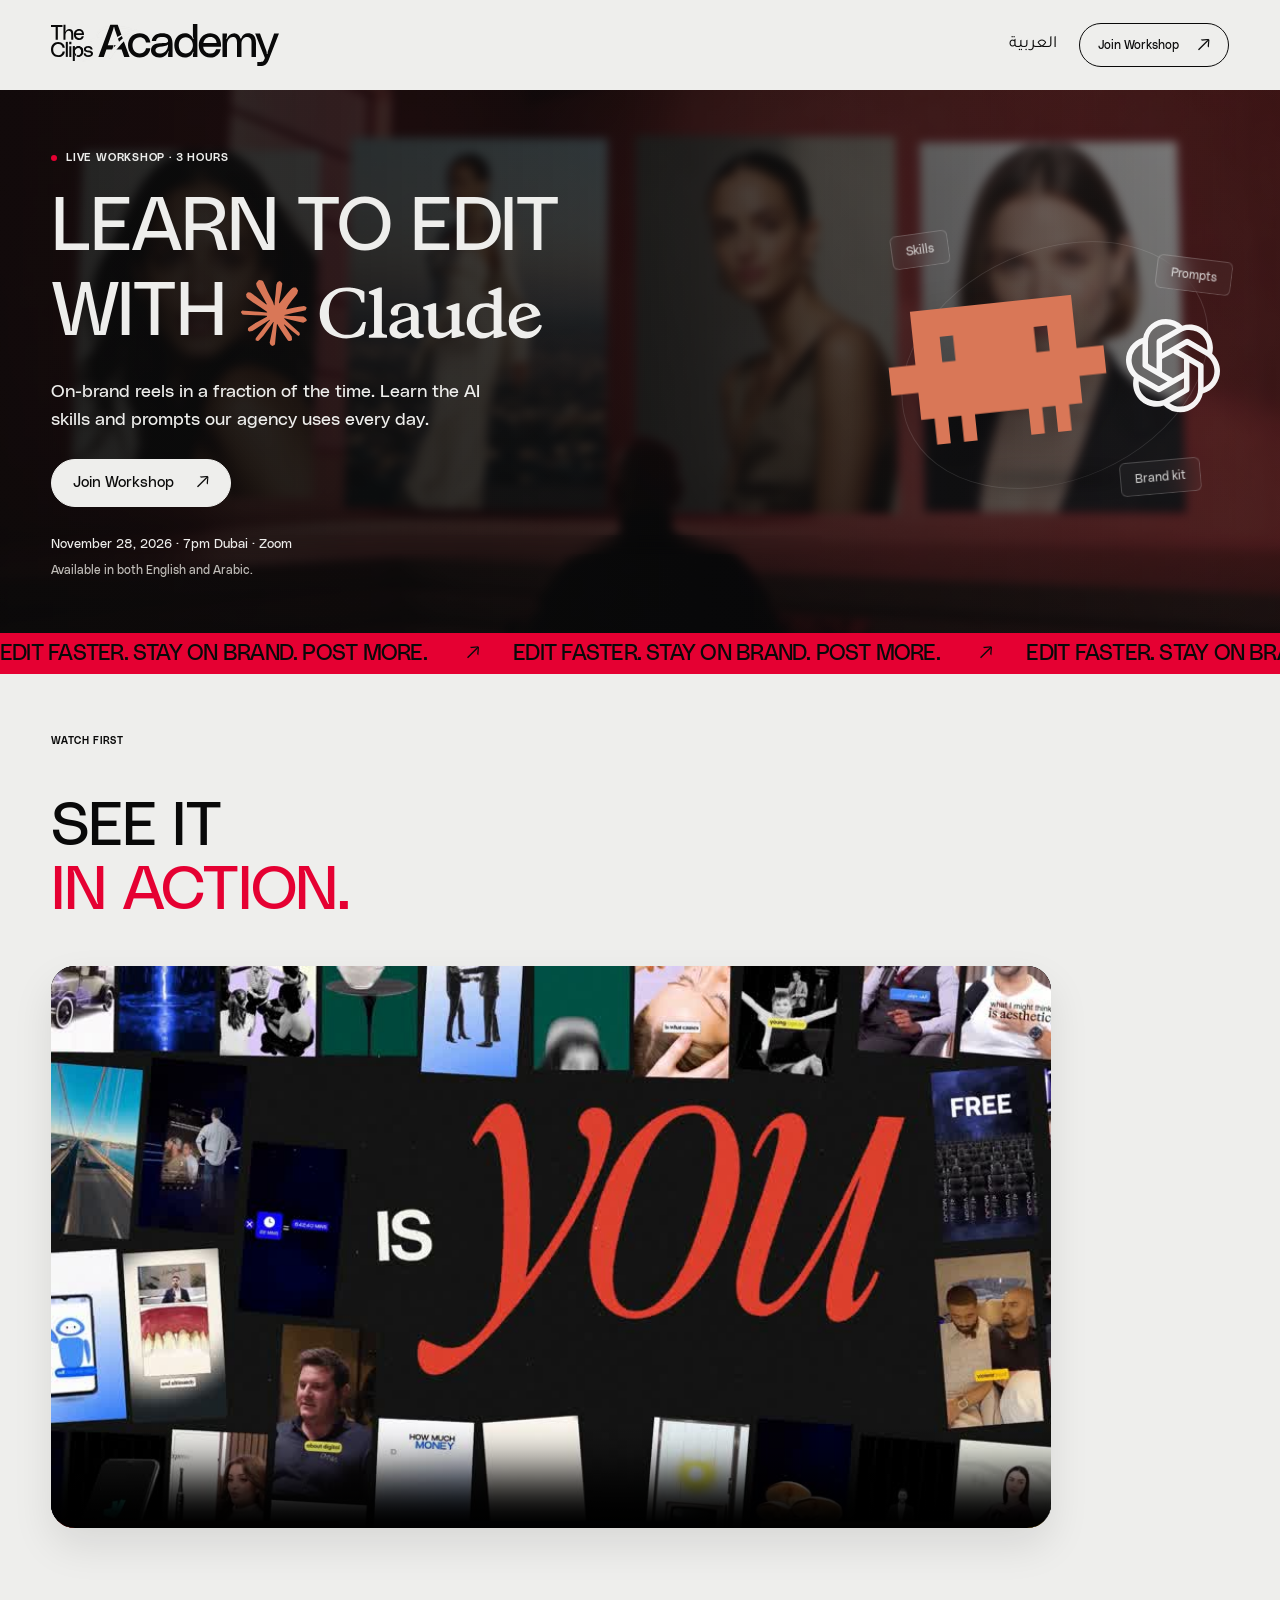
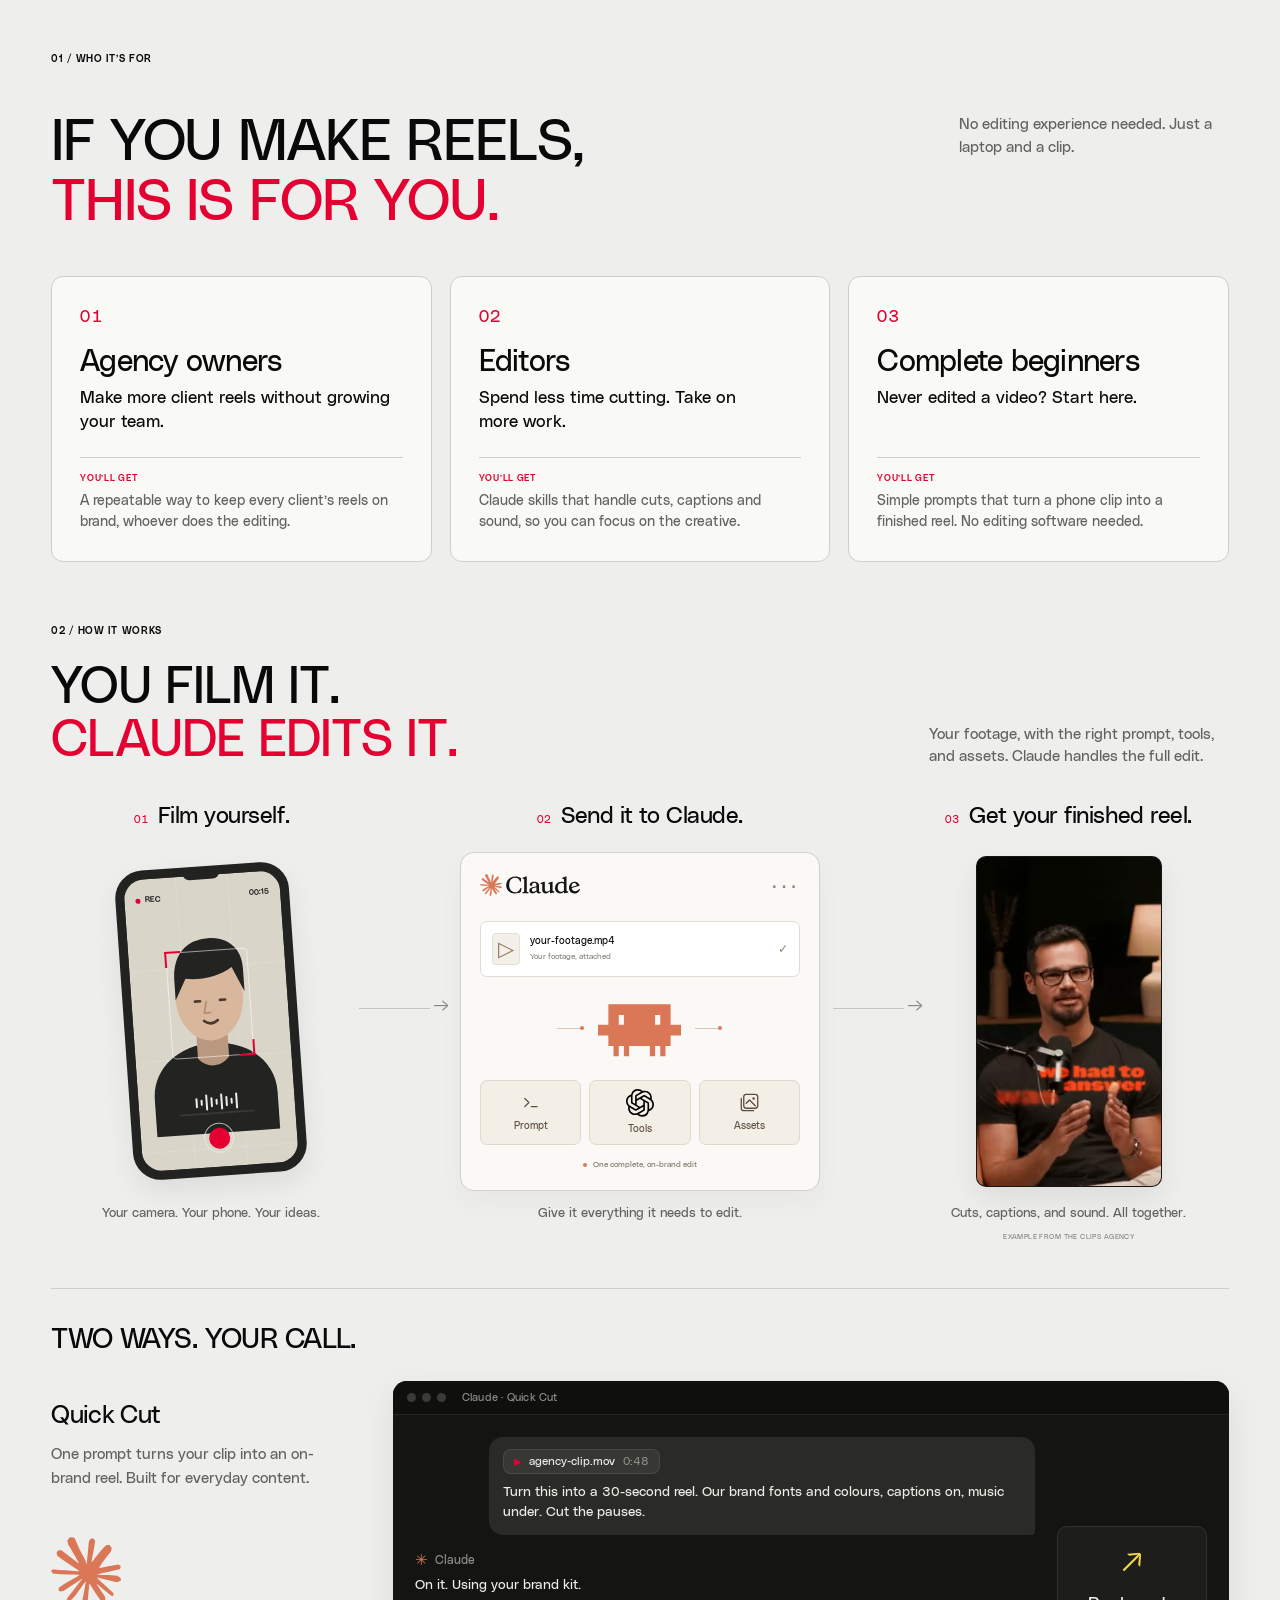
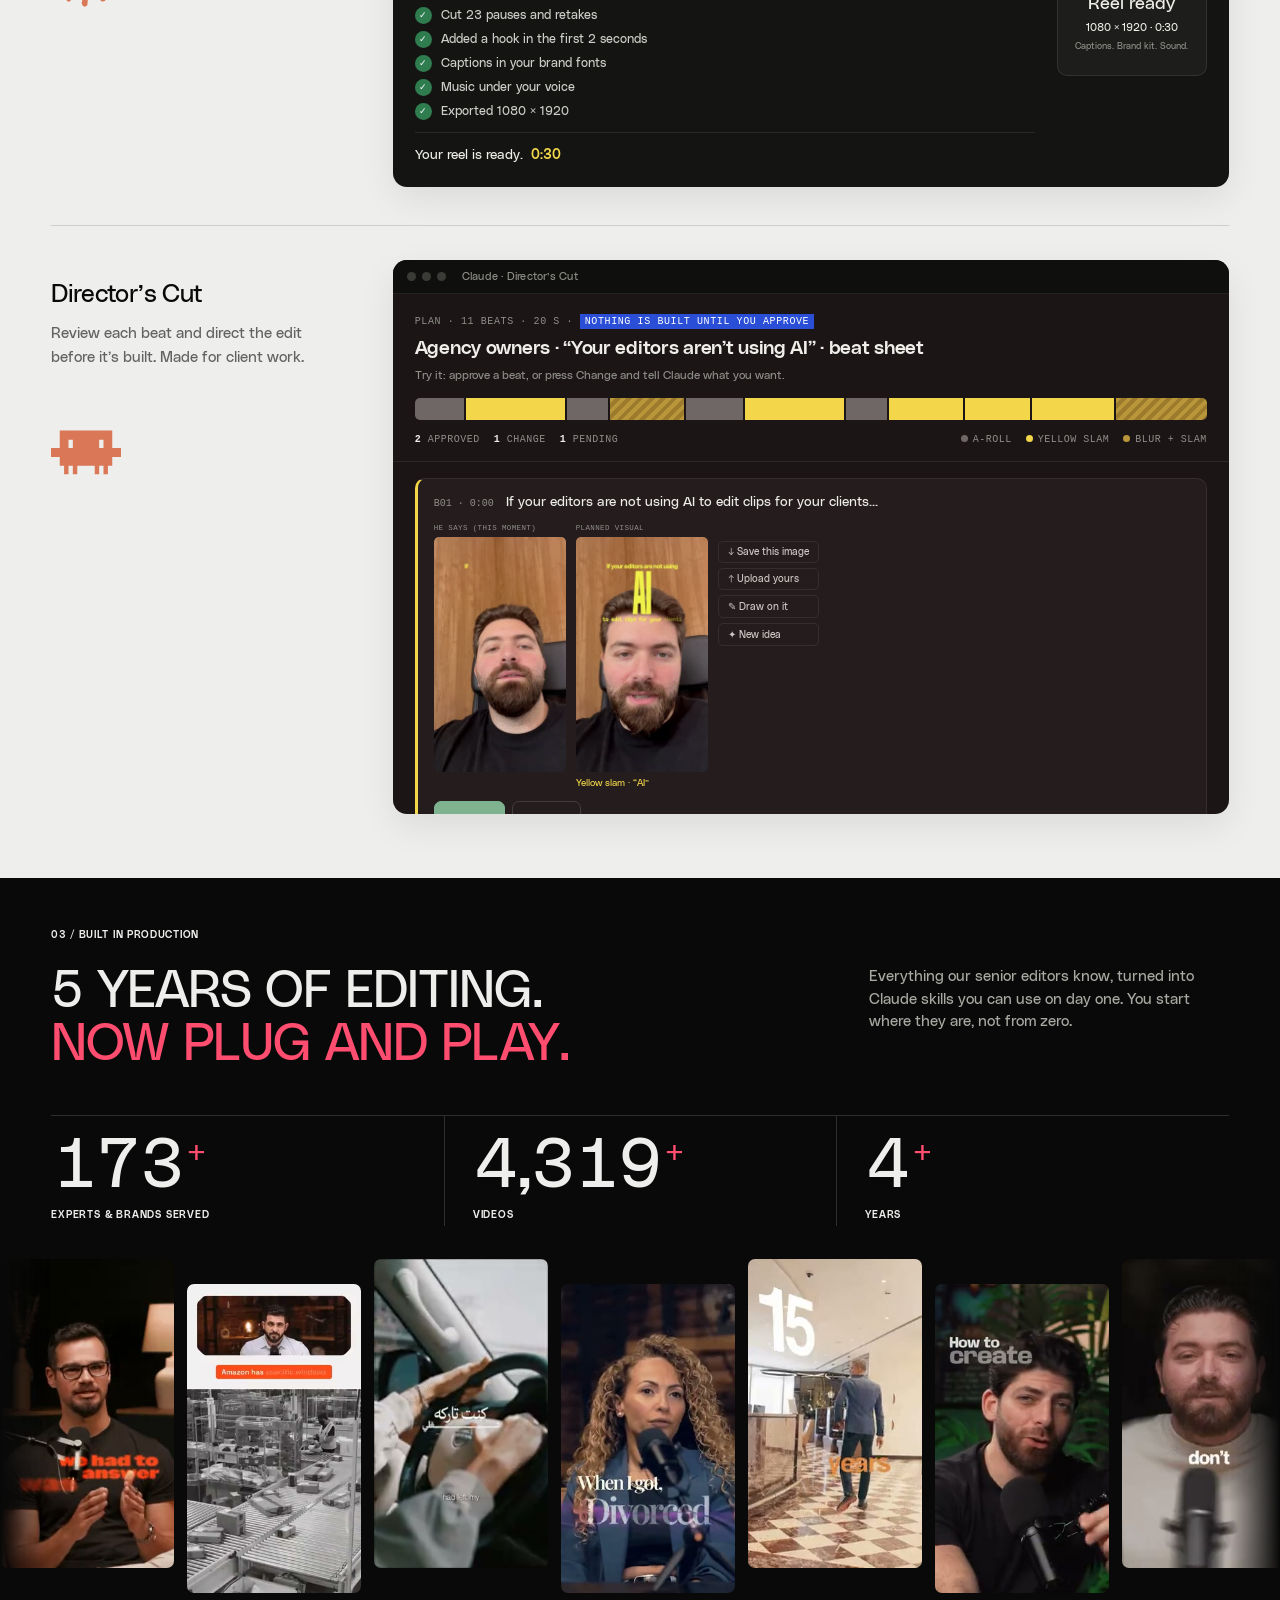
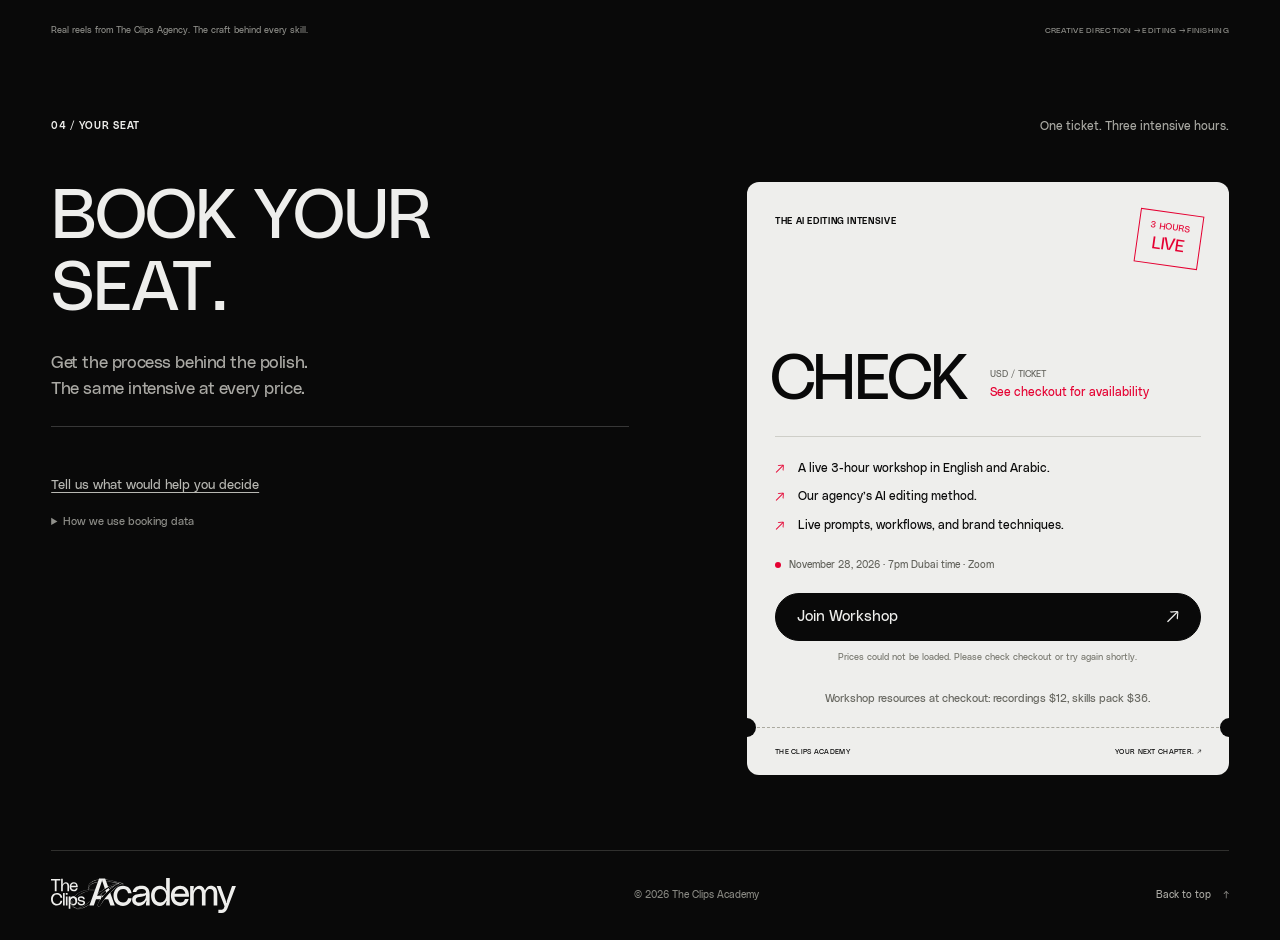
<file: index.html>
<!doctype html>
<html lang="en" dir="ltr">
<head>
  <meta charset="UTF-8">
  <meta name="viewport" content="width=device-width, initial-scale=1">
  <meta name="theme-color" content="#eeeeec">
  <meta name="description" content="Edit Reels with Claude: a live 3-hour workshop in English and Arabic for agency owners, editors and complete beginners. Learn to edit on-brand reels faster, with one prompt or frame by frame.">
  <meta property="og:title" content="The Clips Academy | Edit Reels with Claude">
  <meta property="og:description" content="Thousands of agency edits, translated into AI skills and workflows. Learn the method in a live 3-hour intensive. In English and Arabic. Live on Zoom, November 28, 2026 at 7pm Dubai time.">
  <meta property="og:type" content="website">
  <meta property="og:url" content="https://theclips.academy/">
  <link rel="canonical" href="https://theclips.academy/">
  <link rel="alternate" hreflang="en" href="https://theclips.academy/">
  <link rel="alternate" hreflang="ar" href="https://theclips.academy/ar.html">
  <link rel="alternate" hreflang="x-default" href="https://theclips.academy/">
  <meta property="og:locale" content="en_US">
  <meta property="og:locale:alternate" content="ar_AE">
  <meta property="og:image" content="https://theclips.academy/assets/hero-poster.jpg">
  <meta name="twitter:card" content="summary_large_image">
  <title>The Clips Academy | Edit Reels with Claude</title>
  <link rel="icon" type="image/svg+xml" href="assets/favicon.svg">
  <link rel="preload" href="assets/polysans.woff" as="font" type="font/woff" crossorigin>
  <link rel="stylesheet" href="style.css?v=nov28-2026">
  <link rel="stylesheet" href="omar.css?v=omar-1">
  <link rel="stylesheet" href="workflow.css?v=claude-workflow-1">
  <link rel="stylesheet" href="refine.css?v=mobile-stats-2">
  <link rel="stylesheet" href="vsl.css?v=vsl-1">
  <script src="app.js?v=refine-1" defer></script>
  <script src="omar.js?v=flow-1" defer></script>
  <script type="module" src="features/pricing/storefront.mjs?v=nov28-2026"></script>
  <link rel="stylesheet" href="features/analytics/feedback.css">
  <script type="module" src="features/analytics/tracking.mjs?v=funnel-1"></script>
  <script src="features/analytics/meta-pixel.js?v=1" defer></script>
</head>
<body>
  <a class="skip-link" href="#main">Skip to content</a>
  <header class="header">
    <a class="brand" href="#top" aria-label="The Clips Academy home"><img src="assets/logo-dark.svg" alt="The Clips Academy" width="1928" height="359"></a>
    <div class="header-actions"><a class="language-link" href="ar.html" lang="ar" dir="rtl" hreflang="ar" aria-label="عرض الموقع بالعربية">العربية</a>
    <a class="button button-small nav-cta" href="https://os.theclips.academy/workshop/checkout"><span>Join Workshop</span><span class="arrow" aria-hidden="true">↗</span></a>
    </div>
  </header>
  <main id="main">
    <section class="hero section" id="top" aria-labelledby="hero-title">
      <div class="hero-backdrop" aria-hidden="true"><video id="hero-video" src="assets/hero-film.mp4" poster="assets/hero-poster.jpg" muted loop playsinline preload="metadata"></video></div>
      <div class="hero-layout">
        <div class="hero-content">
          <div class="eyebrow hero-eyebrow" data-load><span class="live-dot" aria-hidden="true"></span>LIVE WORKSHOP · 3 HOURS</div>
          <h1 id="hero-title"><span class="heading-line" data-load>LEARN TO EDIT</span><span class="heading-line hero-logo-line" data-load style="--delay:.12s"><span>WITH</span><img class="headline-claude" src="assets/claude-logo-light.svg" alt="Claude" width="9156" height="2000"></span></h1>
          <div class="hero-copy" data-load style="--delay:.2s"><p class="hero-subheading">On-brand reels in a fraction of the time. Learn the AI skills and prompts our agency uses every day.</p><a href="https://os.theclips.academy/workshop/checkout" class="button button-primary magnetic"><span>Join Workshop</span><span class="arrow" aria-hidden="true">↗</span></a></div>
          <div class="hero-details"><p class="hero-event">November 28, 2026 · 7pm Dubai · Zoom</p><p class="hero-language">Available in both English and Arabic.</p></div>
        </div>
        <div class="hero-companion" aria-hidden="true"><div class="companion-orbit"></div><span class="companion-chip chip-skills">Skills</span><span class="companion-chip chip-prompt">Prompts</span><span class="companion-chip chip-brand">Brand kit</span><div class="companion-pair"><img class="companion-clawd" src="assets/clawd.svg" alt="" width="240" height="240"><img class="companion-chatgpt" src="assets/chatgpt-symbol.svg" alt="" width="100" height="100"></div><span class="companion-shadow"></span></div>
      </div>
      <div class="word-ticker" aria-hidden="true"><div class="word-track"><span>EDIT FASTER. STAY ON BRAND. POST MORE. <i>↗</i> </span><span>EDIT FASTER. STAY ON BRAND. POST MORE. <i>↗</i> </span><span>EDIT FASTER. STAY ON BRAND. POST MORE. <i>↗</i> </span><span>EDIT FASTER. STAY ON BRAND. POST MORE. <i>↗</i> </span></div></div>
    </section>
    <section class="vsl section" id="vsl" aria-labelledby="vsl-title">
      <div class="section-top" data-reveal><span class="eyebrow">WATCH FIRST</span></div>
      <div class="section-heading"><h2 id="vsl-title" data-reveal><span class="heading-line">SEE IT</span><span class="heading-line accent">IN ACTION.</span></h2></div>
      <figure class="vsl-frame" data-reveal><video class="vsl-video" src="assets/vsl-academy.mp4" poster="assets/vsl-academy-poster.jpg" controls playsinline preload="metadata" aria-label="The Clips Academy workshop video, about 81 seconds"></video></figure>
    </section>
    <section class="who section" id="who" aria-labelledby="who-title">
      <div class="section-top" data-reveal><span class="eyebrow">01 / WHO IT’S FOR</span></div>
      <div class="section-heading"><h2 id="who-title" data-reveal><span class="heading-line">IF YOU MAKE REELS,</span><span class="heading-line accent">THIS IS FOR YOU.</span></h2><p data-reveal>No editing experience needed. Just a laptop and a&nbsp;clip.</p></div>
      <ul class="who-grid" aria-label="Who the workshop is for"><li data-reveal style="--delay:0.00s"><span class="step-number" aria-hidden="true">01</span><h3>Agency owners</h3><p class="who-line">Make more client reels without growing your team.</p><p class="who-get"><b>You’ll get</b>A repeatable way to keep every client’s reels on brand, whoever does the editing.</p></li><li data-reveal style="--delay:0.08s"><span class="step-number" aria-hidden="true">02</span><h3>Editors</h3><p class="who-line">Spend less time cutting. Take on more work.</p><p class="who-get"><b>You’ll get</b>Claude skills that handle cuts, captions and sound, so you can focus on the creative.</p></li><li data-reveal style="--delay:0.16s"><span class="step-number" aria-hidden="true">03</span><h3>Complete beginners</h3><p class="who-line">Never edited a video? Start here.</p><p class="who-get"><b>You’ll get</b>Simple prompts that turn a phone clip into a finished reel. No editing software needed.</p></li></ul>
    </section>
    <section class="method section" id="method" aria-labelledby="method-title">
      <div class="section-top"><span class="eyebrow">02 / HOW IT WORKS</span></div>
      <div class="section-heading"><h2 id="method-title"><span class="heading-line">YOU FILM IT.</span><span class="heading-line accent">CLAUDE EDITS IT.</span></h2><p>Your footage, with the right prompt, tools, and assets. Claude handles the full edit.</p></div>
      <ol class="edit-workflow" aria-label="From your recording to a finished reel with Claude">
        <li class="workflow-stage workflow-capture">
          <div class="workflow-step"><span class="workflow-number" aria-hidden="true">01</span><h3>Film yourself.</h3></div>
          <div class="workflow-scene" role="img" aria-label="Illustration of filming yourself on a phone">
            <div class="recording-phone"><div class="recording-screen"><div class="recording-meta"><span><i></i>REC</span><span>00:15</span></div><svg class="capture-person" viewBox="0 0 180 260" fill="none" aria-hidden="true"><path d="M19 260v-43c0-35 30-61 71-61s71 26 71 61v43" fill="#232322"/><path d="M72 137h36v36c-11 12-26 12-36 0v-36Z" fill="#b9987f"/><ellipse cx="90" cy="103" rx="39" ry="50" fill="#d9b79c"/><path d="M51 104V82c0-30 16-47 42-47 24 0 38 15 38 37v27l-13-29c-16 10-35 13-54 10l-13 24Z" fill="#232322"/><path d="M73 107h6m23 0h6M82 130c5 4 11 4 16 0" stroke="#4a372d" stroke-width="3" stroke-linecap="round"/><path d="m86 108-3 13h7" stroke="#b38d72" stroke-width="2" stroke-linecap="round"/><path d="M47 237h86" stroke="#eeeeec" stroke-opacity=".1" stroke-width="2"/></svg><div class="capture-focus"></div><div class="capture-wave"><i></i><i></i><i></i><i></i><i></i><i></i><i></i><i></i><i></i></div><div class="recording-shutter"><span></span></div></div></div>
          </div>
          <p class="workflow-caption">Your camera. Your phone. Your ideas.</p><span class="workflow-connector" aria-hidden="true"><i></i><b>→</b></span>
        </li>
        <li class="workflow-stage workflow-claude">
          <div class="workflow-step"><span class="workflow-number" aria-hidden="true">02</span><h3>Send it to Claude.</h3></div>
          <div class="workflow-scene"><div class="claude-workbench" role="img" aria-label="Your footage, prompt, tools, and assets come together in Claude">
            <div class="workflow-appbar"><img src="assets/claude-logo.svg" width="106" height="29" alt="Claude"><span aria-hidden="true">···</span></div>
            <div class="workflow-upload"><span class="upload-play" aria-hidden="true">▷</span><span><strong>your-footage.mp4</strong><small>Your footage, attached</small></span><span class="upload-check" aria-hidden="true">✓</span></div>
            <div class="workflow-engine"><span class="engine-line" aria-hidden="true"></span><img src="assets/clawd.svg" width="100" height="100" alt=""><span class="engine-line" aria-hidden="true"></span></div>
            <div class="workflow-inputs"><span class="workflow-input workflow-input-prompt"><svg viewBox="0 0 28 28" fill="none" aria-hidden="true"><path d="m7 9 5 5-5 5M15 19h7" stroke="currentColor" stroke-width="1.6" stroke-linecap="round" stroke-linejoin="round"/></svg><span>Prompt</span></span><span class="workflow-input workflow-input-tools"><img src="assets/chatgpt-symbol.svg" width="28" height="28" alt="ChatGPT"><span>Tools</span></span><span class="workflow-input workflow-input-assets"><svg viewBox="0 0 28 28" fill="none" aria-hidden="true"><rect x="7" y="4" width="17" height="17" rx="3" stroke="currentColor" stroke-width="1.6"/><path d="M4 9v12a3 3 0 0 0 3 3h12m-9-9 4-4 7 7" stroke="currentColor" stroke-width="1.6" stroke-linecap="round" stroke-linejoin="round"/><circle cx="19" cy="9" r="1.5" fill="currentColor"/></svg><span>Assets</span></span></div>
            <div class="workflow-edit-label"><span class="live-dot" aria-hidden="true"></span>One complete, on-brand edit</div>
          </div></div>
          <p class="workflow-caption">Give it everything it needs to edit.</p><span class="workflow-connector" aria-hidden="true"><i></i><b>→</b></span>
        </li>
        <li class="workflow-stage workflow-finish">
          <div class="workflow-step"><span class="workflow-number" aria-hidden="true">03</span><h3>Get your finished reel.</h3></div>
          <figure class="method-result"><div class="workflow-scene"><div class="result-reel"><video id="result-video" src="assets/work-01.mp4" poster="assets/work-01.jpg" muted loop playsinline controls preload="none" aria-label="An actual edited reel from The Clips Agency portfolio"></video><button class="result-control" aria-label="Play agency reel" aria-pressed="false" hidden><span aria-hidden="true">▷</span></button></div></div><figcaption><p class="workflow-caption">Cuts, captions, and sound. All together.</p><span class="workflow-example">EXAMPLE FROM THE CLIPS AGENCY</span></figcaption></figure>
        </li>
      </ol>
      <div class="editing-paths" aria-labelledby="paths-title"><div class="paths-heading"><h2 id="paths-title">TWO WAYS. YOUR CALL.</h2></div>
<div class="path-rows">
        <article class="path-row" id="path-quick"><div class="path-copy"><h3>Quick Cut</h3><p>One prompt turns your clip into an on-brand reel. Built for everyday content.</p><img class="path-character" src="assets/claude-spark.svg" width="72" height="72" alt="" aria-hidden="true"></div>
          <div class="demo demo-quick" role="img" aria-label="Example: one prompt in Claude turns a raw clip into a finished, captioned reel.">
            <div class="demo-bar"><i></i><i></i><i></i><span>Claude · Quick Cut</span></div>
            <div class="demo-body">
              <div class="demo-chat">
                <div class="chat-user" data-reveal>
                  <span class="chat-file"><b aria-hidden="true">▶</b>agency-clip.mov<em>0:48</em></span>
                  <p>Turn this into a 30-second reel. Our brand fonts and colours, captions on, music under. Cut the pauses.</p>
                </div>
                <div class="chat-claude" data-reveal style="--delay:.2s">
                  <span class="chat-name"><i aria-hidden="true">✳</i>Claude</span>
                  <p>On it. Using your brand kit.</p>
                  <ul class="demo-steps"><li data-reveal style="--delay:0.35s"><span class="demo-check" aria-hidden="true">✓</span>Cut 23 pauses and retakes</li><li data-reveal style="--delay:0.53s"><span class="demo-check" aria-hidden="true">✓</span>Added a hook in the first 2 seconds</li><li data-reveal style="--delay:0.71s"><span class="demo-check" aria-hidden="true">✓</span>Captions in your brand fonts</li><li data-reveal style="--delay:0.89s"><span class="demo-check" aria-hidden="true">✓</span>Music under your voice</li><li data-reveal style="--delay:1.07s"><span class="demo-check" aria-hidden="true">✓</span>Exported 1080 × 1920</li></ul>
                  <p class="chat-done" data-reveal style="--delay:1.3s">Your reel is ready. <b>0:30</b></p>
                </div>
              </div>
              <div class="demo-output demo-export"><span class="export-icon" aria-hidden="true">↗</span><strong>Reel ready</strong><span>1080 × 1920 · 0:30</span><small>Captions. Brand kit. Sound.</small></div>
            </div>
          </div>
        </article>
        <article class="path-row" id="path-director"><div class="path-copy"><h3>Director’s Cut</h3><p>Review each beat and direct the edit before it’s built. Made for client work.</p><img class="path-character" src="assets/clawd.svg" width="72" height="72" alt="" aria-hidden="true"></div>
          <div class="demo demo-director" aria-label="Example: Claude plans the reel beat by beat. Each beat shows the moment next to the planned visual, and you approve it or ask for a change.">
            <div class="demo-bar"><i></i><i></i><i></i><span>Claude · Director’s Cut</span></div>
            <div class="beat-sheet">
              <div class="bs-head">
                <p class="bs-meta">PLAN · 11 BEATS · 20 S · <mark>NOTHING IS BUILT UNTIL YOU APPROVE</mark></p>
                <h4>Agency owners · “Your editors aren’t using AI” · beat sheet</h4><p class="bs-hint">Try it: approve a beat, or press Change and tell Claude what you want.</p>
                <div class="bs-timeline" aria-hidden="true"><i class="seg-a" style="flex:6"></i><i class="seg-y" style="flex:12"></i><i class="seg-a" style="flex:5"></i><i class="seg-b" style="flex:9"></i><i class="seg-a" style="flex:7"></i><i class="seg-y" style="flex:12"></i><i class="seg-a" style="flex:5"></i><i class="seg-y" style="flex:9"></i><i class="seg-y" style="flex:8"></i><i class="seg-y" style="flex:10"></i><i class="seg-b" style="flex:11"></i></div>
                <div class="bs-status"><p><span><b data-tally="approved">2</b> approved</span><span><b data-tally="change">1</b> change</span><span><b data-tally="pending">1</b> pending</span></p><p class="bs-legend"><span class="lg-a">A-roll</span><span class="lg-y">Yellow slam</span><span class="lg-b">Blur + slam</span></p></div>
              </div>
              <div class="bs-list">
                <div class="beat is-approved" data-beat data-kind="slam">
                  <div class="beat-top"><span class="beat-id">B01 · 0:00</span><p>If your editors are not using AI to edit clips for your clients…</p></div>
                  <div class="beat-frames">
                    <figure><figcaption>HE SAYS (THIS MOMENT)</figcaption><img src="assets/omar-beat-01.jpg" alt="" loading="lazy"></figure>
                    <figure><figcaption>PLANNED VISUAL</figcaption><img src="assets/omar-beat-02.jpg" alt="" loading="lazy"><span class="beat-kind">Yellow slam · “AI”</span></figure>
                    <div class="beat-tools" aria-hidden="true"><span>↓ Save this image</span><span>↑ Upload yours</span><span>✎ Draw on it</span><span>✦ New idea</span></div>
                  </div>
                  <div class="beat-actions"><button type="button" class="beat-approve" aria-pressed="true">Approve</button><button type="button" class="beat-change" aria-pressed="false">Change</button><span class="beat-state"></span></div>
                  <label class="beat-note"><span class="visually-hidden">What should change in beat 01?</span><textarea rows="2" placeholder="What should this beat be instead?"></textarea></label>
                </div><div class="beat is-change" data-beat data-kind="blur">
                  <div class="beat-top"><span class="beat-id">B03 · 0:05</span><p>…then essentially you’re losing time and money.</p></div>
                  <div class="beat-frames">
                    <figure><figcaption>HE SAYS (THIS MOMENT)</figcaption><img src="assets/omar-beat-03.jpg" alt="" loading="lazy"></figure>
                    <figure><figcaption>PLANNED VISUAL</figcaption><img src="assets/omar-beat-04.jpg" alt="" loading="lazy"><span class="beat-kind">Blur + slam · “TIME”</span></figure>
                    <div class="beat-tools" aria-hidden="true"><span>↓ Save this image</span><span>↑ Upload yours</span><span>✎ Draw on it</span><span>✦ New idea</span></div>
                  </div>
                  <div class="beat-actions"><button type="button" class="beat-approve" aria-pressed="false">Approve</button><button type="button" class="beat-change" aria-pressed="true">Change</button><span class="beat-state"></span></div>
                  <label class="beat-note"><span class="visually-hidden">What should change in beat 03?</span><textarea rows="2" placeholder="What should this beat be instead?">Blur the background harder and add “& MONEY” as a second slam on the next word.</textarea></label>
                </div><div class="beat is-approved" data-beat data-kind="slam">
                  <div class="beat-top"><span class="beat-id">B05 · 0:08</span><p>We’re launching a workshop for editors and agency owners.</p></div>
                  <div class="beat-frames">
                    <figure><figcaption>HE SAYS (THIS MOMENT)</figcaption><img src="assets/omar-beat-05.jpg" alt="" loading="lazy"></figure>
                    <figure><figcaption>PLANNED VISUAL</figcaption><img src="assets/omar-beat-06.jpg" alt="" loading="lazy"><span class="beat-kind">Yellow slam · “WORKSHOP”</span></figure>
                    <div class="beat-tools" aria-hidden="true"><span>↓ Save this image</span><span>↑ Upload yours</span><span>✎ Draw on it</span><span>✦ New idea</span></div>
                  </div>
                  <div class="beat-actions"><button type="button" class="beat-approve" aria-pressed="true">Approve</button><button type="button" class="beat-change" aria-pressed="false">Change</button><span class="beat-state"></span></div>
                  <label class="beat-note"><span class="visually-hidden">What should change in beat 05?</span><textarea rows="2" placeholder="What should this beat be instead?"></textarea></label>
                </div><div class="beat is-pending" data-beat data-kind="blur">
                  <div class="beat-top"><span class="beat-id">B11 · 0:19</span><p>Hurry up so you can benefit from early launch prices.</p></div>
                  <div class="beat-frames">
                    <figure><figcaption>HE SAYS (THIS MOMENT)</figcaption><img src="assets/omar-beat-07.jpg" alt="" loading="lazy"></figure>
                    <figure><figcaption>PLANNED VISUAL</figcaption><img src="assets/omar-beat-08.jpg" alt="" loading="lazy"><span class="beat-kind">Blur + slam · “EARLY LAUNCH PRICES”</span></figure>
                    <div class="beat-tools" aria-hidden="true"><span>↓ Save this image</span><span>↑ Upload yours</span><span>✎ Draw on it</span><span>✦ New idea</span></div>
                  </div>
                  <div class="beat-actions"><button type="button" class="beat-approve" aria-pressed="false">Approve</button><button type="button" class="beat-change" aria-pressed="false">Change</button><span class="beat-state"></span></div>
                  <label class="beat-note"><span class="visually-hidden">What should change in beat 11?</span><textarea rows="2" placeholder="What should this beat be instead?"></textarea></label>
                </div>
              </div>
            </div>
          </div>
        </article>
      </div>
      </div>
    </section>
    <section class="work section section-dark" id="work" aria-labelledby="work-title">
      <div class="section-top" data-reveal><span class="eyebrow">03 / BUILT IN PRODUCTION</span></div>
      <div class="section-heading"><h2 id="work-title" data-reveal><span class="heading-line">5 YEARS OF EDITING.</span><span class="heading-line accent">NOW PLUG AND PLAY.</span></h2><p data-reveal>Everything our senior editors know, turned into Claude skills you can use on day one. You start where they are, not from&nbsp;zero.</p></div>
      <ul class="work-stats" aria-label="The Clips Agency in numbers"><li data-reveal style="--delay:0.0s"><strong><span data-count="200">200</span><i>+</i></strong><b>Experts &amp; brands served</b></li><li data-reveal style="--delay:0.1s"><strong><span data-count="5000">5,000</span><i>+</i></strong><b>Videos</b></li><li data-reveal style="--delay:0.2s"><strong><span data-count="5">5</span><i>+</i></strong><b>Years</b></li></ul>
      <div class="portfolio-ticker" tabindex="0" role="region" aria-label="The Clips Agency portfolio video ticker. Hover or focus to pause the moving strip."><div class="portfolio-track"><div class="portfolio-group"><div class="work-frame"><video src="assets/work-01.mp4" poster="assets/work-01.jpg" muted loop playsinline preload="none" aria-label="The Clips Agency portfolio excerpt 01"></video></div><div class="work-frame"><video src="assets/work-02.mp4" poster="assets/work-02.jpg" muted loop playsinline preload="none" aria-label="The Clips Agency portfolio excerpt 02"></video></div><div class="work-frame"><video src="assets/work-03.mp4" poster="assets/work-03.jpg" muted loop playsinline preload="none" aria-label="The Clips Agency portfolio excerpt 03"></video></div><div class="work-frame"><video src="assets/work-04.mp4" poster="assets/work-04.jpg" muted loop playsinline preload="none" aria-label="The Clips Agency portfolio excerpt 04"></video></div><div class="work-frame"><video src="assets/work-05.mp4" poster="assets/work-05.jpg" muted loop playsinline preload="none" aria-label="The Clips Agency portfolio excerpt 05"></video></div><div class="work-frame"><video src="assets/work-06.mp4" poster="assets/work-06.jpg" muted loop playsinline preload="none" aria-label="The Clips Agency portfolio excerpt 06"></video></div><div class="work-frame"><video src="assets/work-07.mp4" poster="assets/work-07.jpg" muted loop playsinline preload="none" aria-label="The Clips Agency portfolio excerpt 07"></video></div><div class="work-frame"><video src="assets/work-08.mp4" poster="assets/work-08.jpg" muted loop playsinline preload="none" aria-label="The Clips Agency portfolio excerpt 08"></video></div></div></div></div>
      <div class="work-bottom"><p>Real reels from The Clips Agency. The craft behind every skill.</p><span>CREATIVE DIRECTION → EDITING → FINISHING</span></div>
    </section>
    <section class="tickets section section-dark" id="tickets" aria-labelledby="tickets-title">
      <div class="section-top" data-reveal><span class="eyebrow">04 / YOUR SEAT</span><span class="small">One ticket. Three intensive hours.</span></div>
      <div class="ticket-layout">
        <div class="ticket-copy"><h2 id="tickets-title" data-reveal><span class="heading-line">BOOK YOUR</span><span class="heading-line">SEAT.</span></h2><p data-reveal>Get the process behind the polish.<br>The same intensive at every&nbsp;price.</p>
          <ol class="price-ladder" aria-label="Ticket prices" hidden>
            <li data-stage="launch"><div class="price-bar"><span>$24</span></div><div class="price-label">Launch offer</div></li>
            <li data-stage="early"><div class="price-bar"><span>$46</span></div><div class="price-label">Early booking</div></li>
            <li data-stage="standard"><div class="price-bar"><span>$68</span></div><div class="price-label">Standard</div></li>
            <li data-stage="final"><div class="price-bar"><span>$88</span></div><div class="price-label">Final booking</div></li>
          </ol>
          <div class="pricing-countdown"><p class="countdown-label">Checking ticket availability.</p><div class="countdown-units" hidden></div></div>
        </div>
        <div class="ticket-card" data-reveal style="--delay:.12s"><div class="ticket-card-top"><span class="eyebrow">THE AI EDITING INTENSIVE</span><span class="ticket-sticker">3 HOURS<br><b>LIVE</b></span></div><div class="ticket-price is-pending"><span>CHECK</span><div>USD / TICKET<br><b>Checking current price</b></div></div><div class="ticket-rule"></div><ul class="ticket-includes"><li>A live 3-hour workshop in English and Arabic.</li><li>Our agency’s AI editing method.</li><li>Live prompts, workflows, and brand techniques.</li></ul><div class="ticket-schedule"><span class="live-dot" aria-hidden="true"></span><span>November 28, 2026 · 7pm Dubai time · Zoom</span></div><a class="button button-primary magnetic booking-button" href="https://os.theclips.academy/workshop/checkout"><span>Join Workshop</span><span class="arrow" aria-hidden="true">↗</span></a><p class="checkout-note" data-pricing-status>Checking ticket availability.</p><p class="addon-note">Workshop resources at checkout: recordings $12, skills pack $36.</p><div class="ticket-perforation" aria-hidden="true"></div><div class="ticket-card-bottom"><span>THE CLIPS ACADEMY</span><span>YOUR NEXT CHAPTER. ↗</span></div></div>
      </div>
      <footer class="footer"><a href="#top" class="brand" aria-label="Back to top"><img src="assets/logo-light.svg" alt="The Clips Academy" width="1928" height="359"></a><span>© 2026 The Clips Academy</span><a class="text-link" href="#top">Back to top <span aria-hidden="true">↑</span></a></footer>
    </section>
  </main>
</body>
</html>
</file>
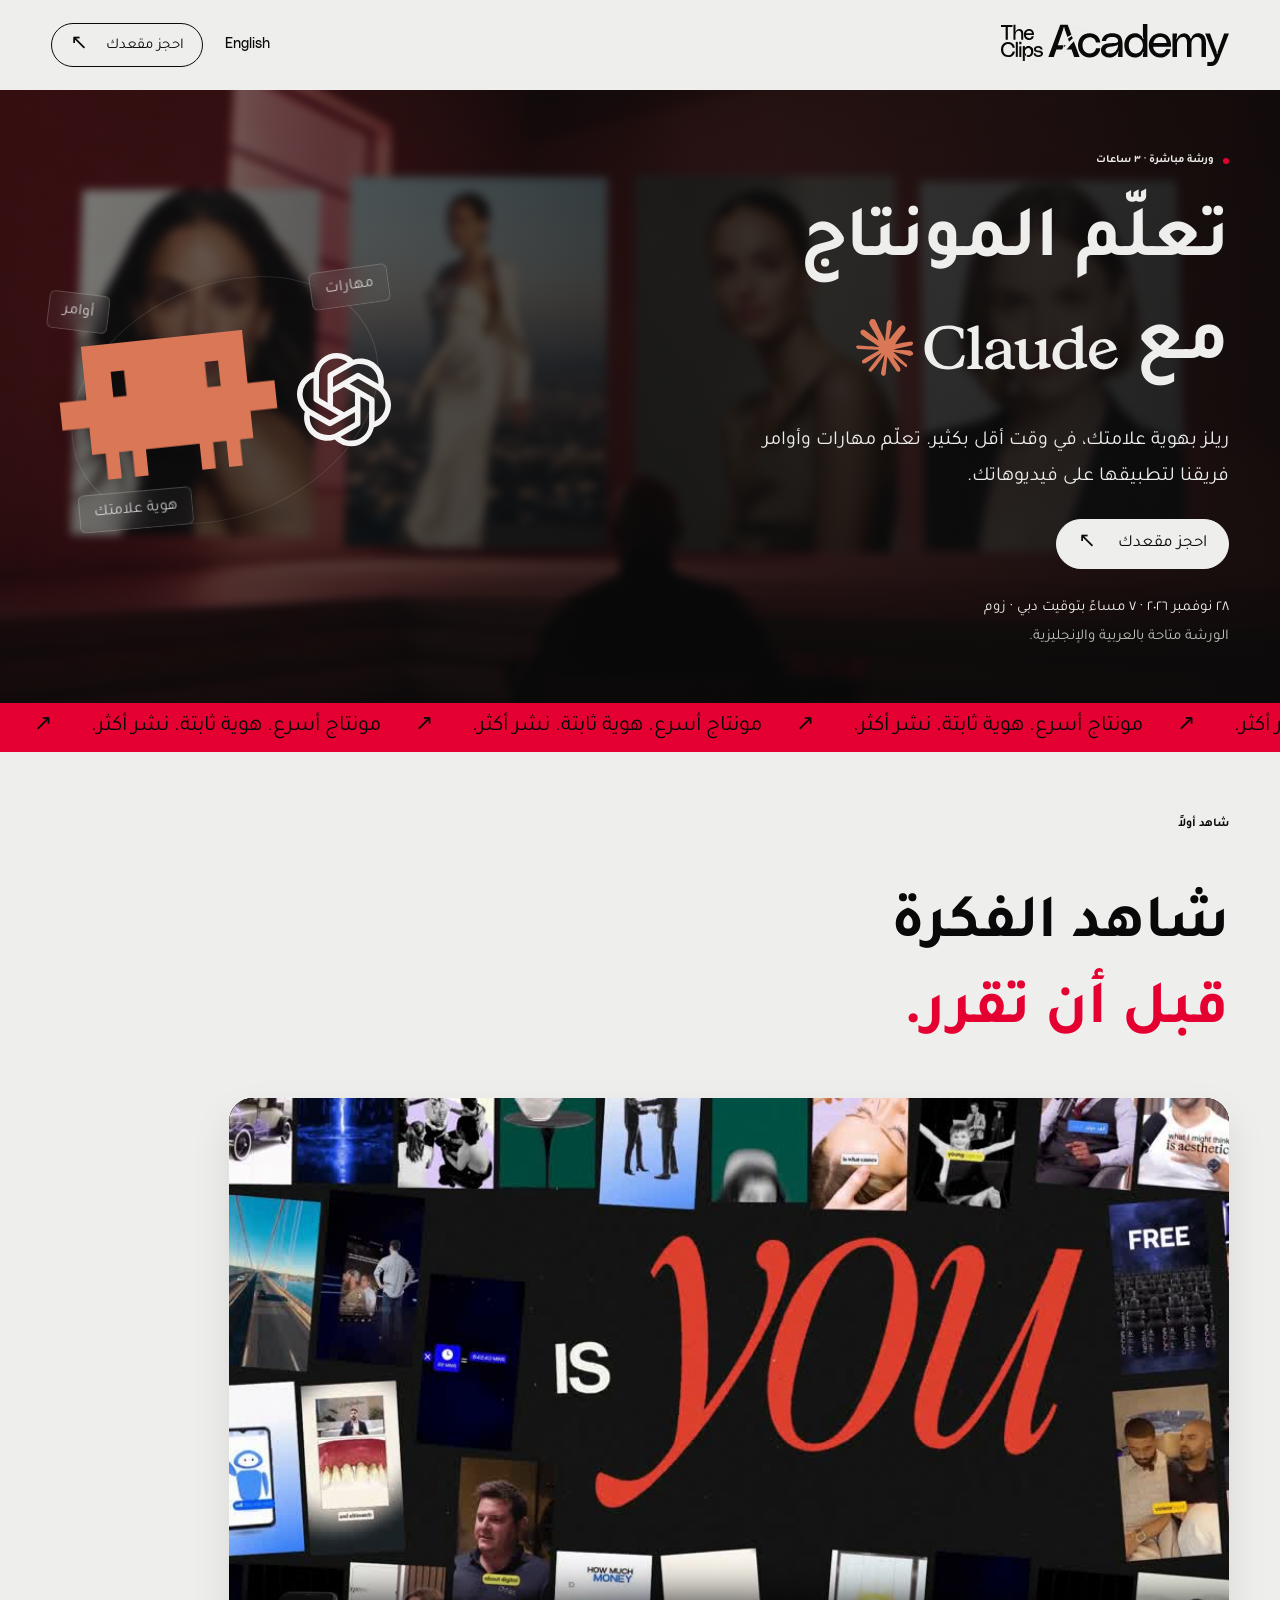
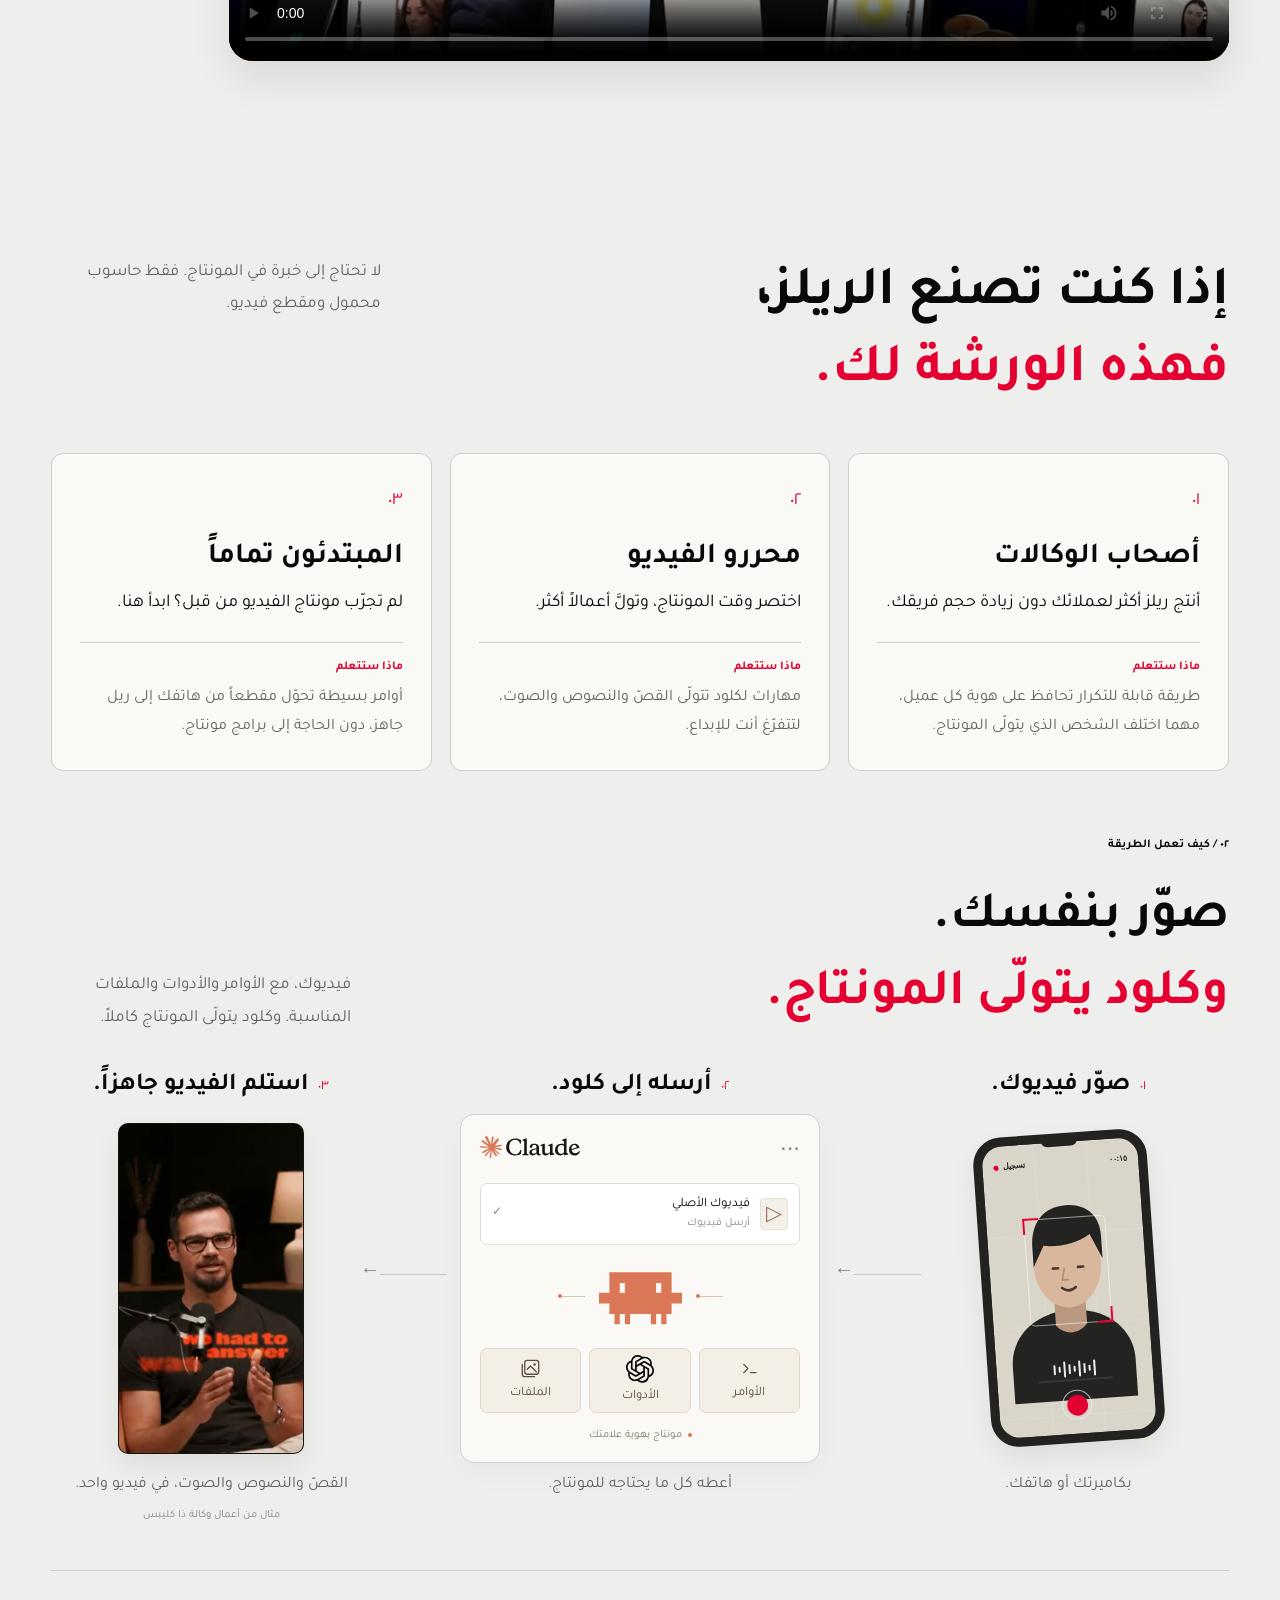
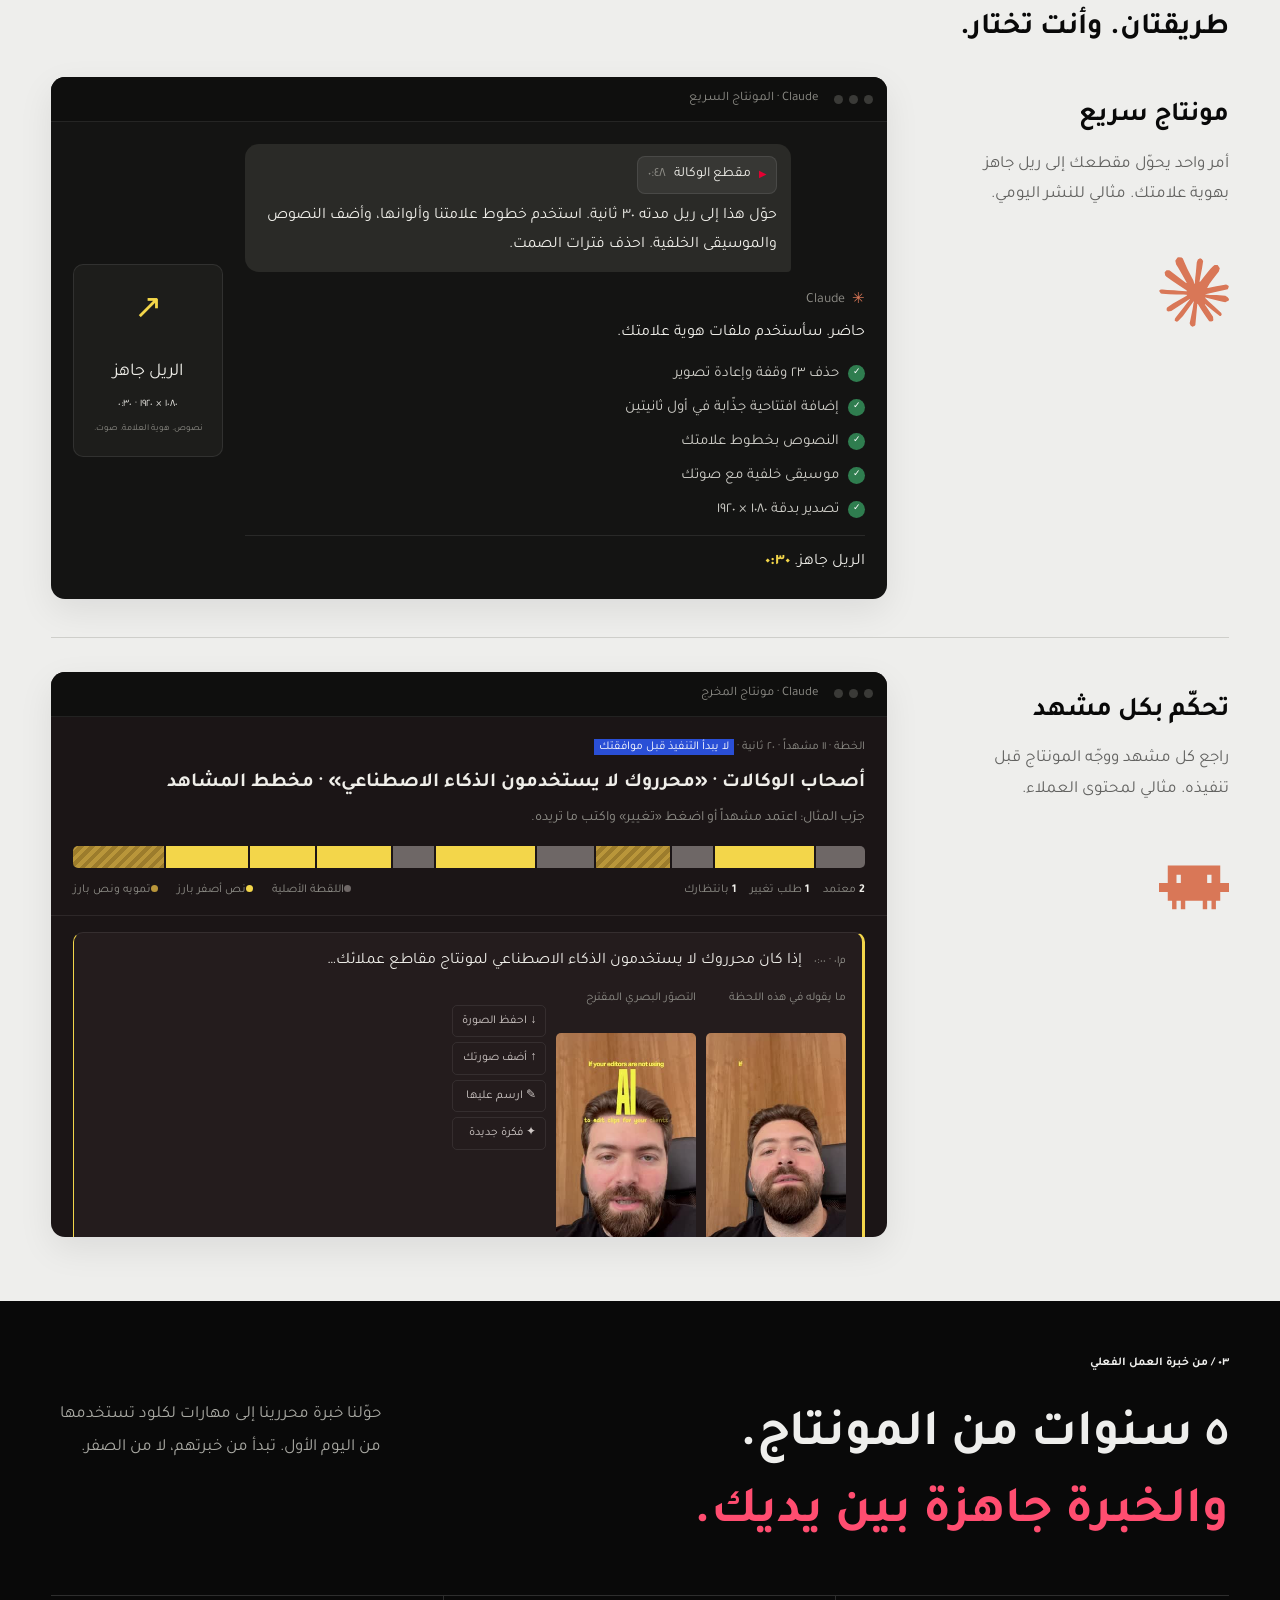
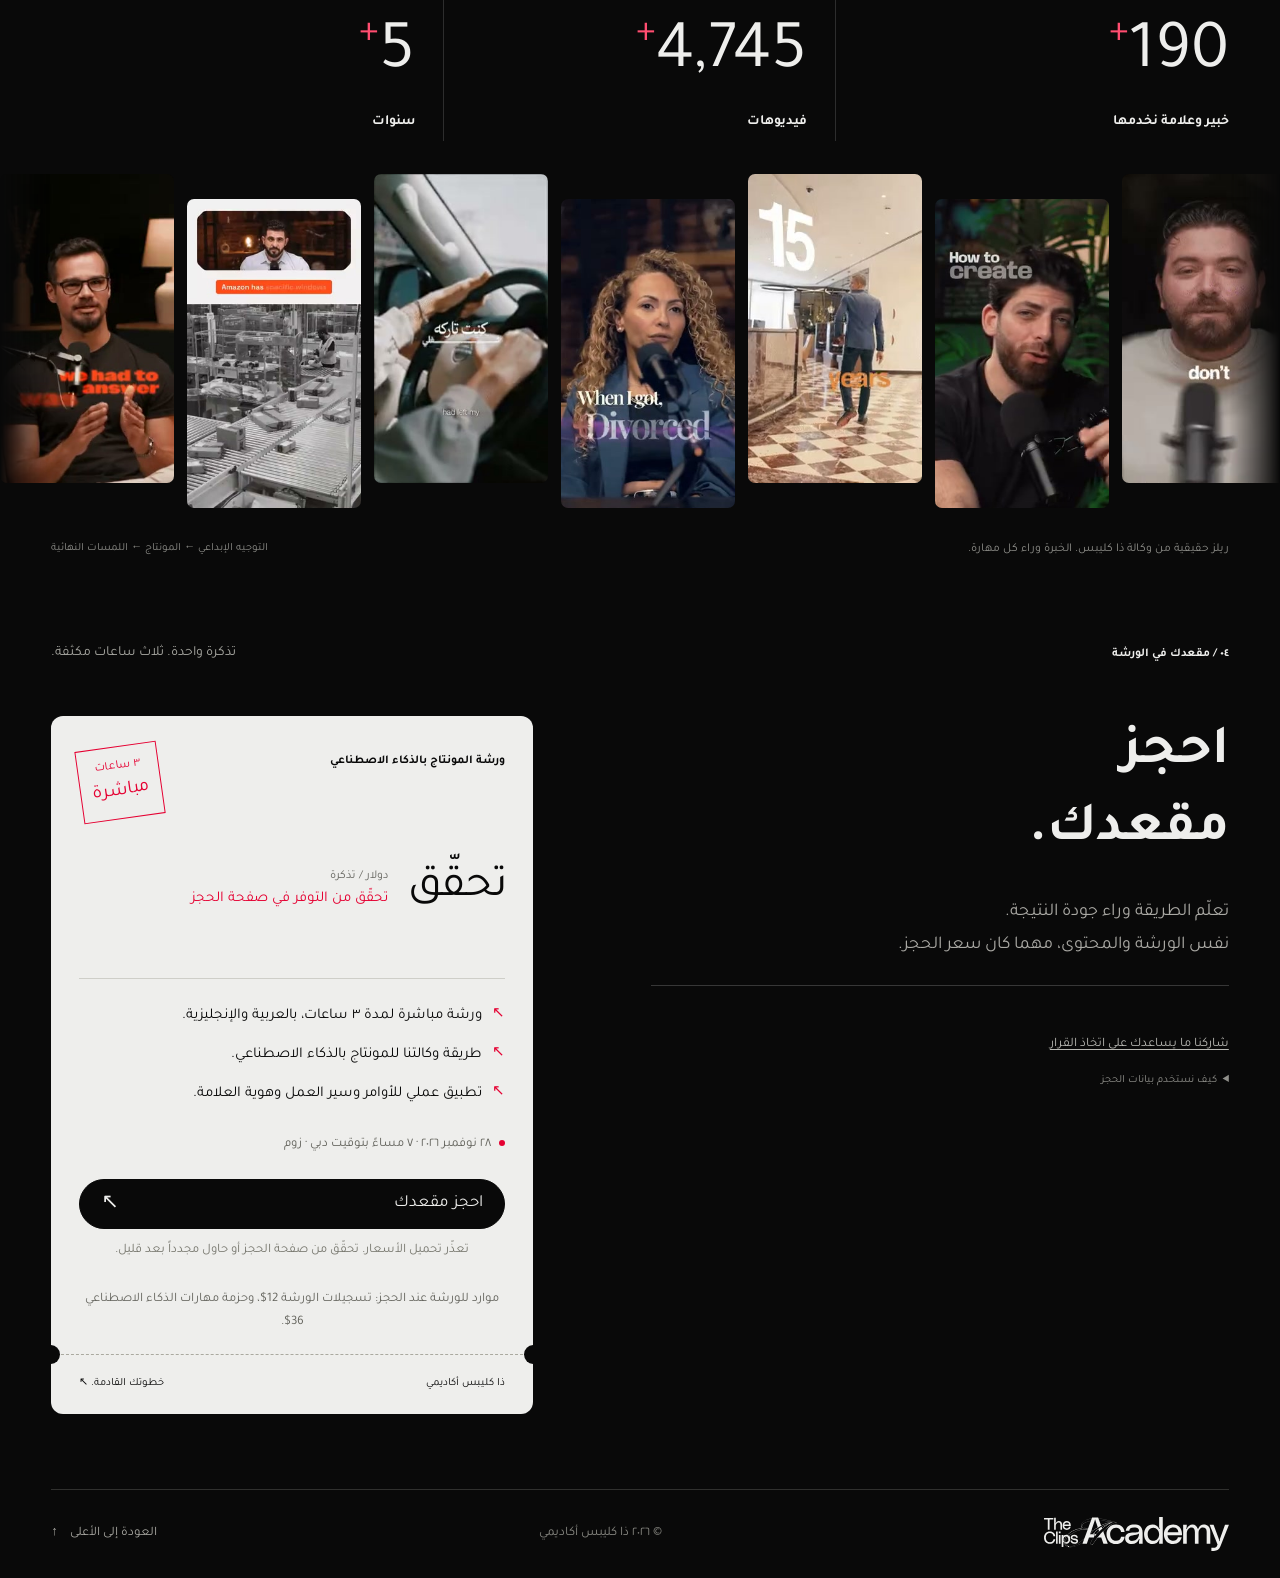
<file: ar.html>
<!doctype html>
<html lang="ar" dir="rtl">
<head>
  <meta charset="UTF-8">
  <meta name="viewport" content="width=device-width, initial-scale=1">
  <meta name="theme-color" content="#eeeeec">
  <meta name="description" content="تعلّم مونتاج الريلز باستخدام كلود في ورشة مباشرة لمدة ٣ ساعات بالعربية والإنجليزية، لأصحاب الوكالات ومحرري الفيديو والمبتدئين. مونتاج بهوية علامتك، بأمر واحد أو مشهداً بمشهد.">
  <meta property="og:title" content="ذا كليبس أكاديمي | مونتاج الريلز باستخدام كلود">
  <meta property="og:description" content="خبرة آلاف الفيديوهات في مهارات وخطوات عمل بالذكاء الاصطناعي. ورشة مباشرة لمدة ٣ ساعات بالعربية والإنجليزية، عبر زوم يوم ٢٨ نوفمبر ٢٠٢٦، الساعة ٧ مساءً بتوقيت دبي.">
  <meta property="og:type" content="website">
  <meta property="og:url" content="https://theclips.academy/ar.html">
  <link rel="canonical" href="https://theclips.academy/ar.html">
  <link rel="alternate" hreflang="en" href="https://theclips.academy/">
  <link rel="alternate" hreflang="ar" href="https://theclips.academy/ar.html">
  <link rel="alternate" hreflang="x-default" href="https://theclips.academy/">
  <meta property="og:locale" content="ar_AE">
  <meta property="og:locale:alternate" content="en_US">
  <meta property="og:image" content="https://theclips.academy/assets/hero-poster.jpg">
  <meta name="twitter:card" content="summary_large_image">
  <title>ذا كليبس أكاديمي | مونتاج الريلز باستخدام كلود</title>
  <link rel="icon" type="image/svg+xml" href="assets/favicon.svg">
  <link rel="preload" href="assets/tajawal-regular.ttf" as="font" type="font/ttf" crossorigin>
  <link rel="preload" href="assets/tajawal-bold.ttf" as="font" type="font/ttf" crossorigin>
  <link rel="stylesheet" href="style.css?v=nov28-2026">
  <link rel="stylesheet" href="omar.css?v=omar-1">
  <link rel="stylesheet" href="arabic.css?v=bilingual-1">
  <link rel="stylesheet" href="workflow.css?v=claude-workflow-1">
  <link rel="stylesheet" href="refine.css?v=mobile-stats-2">
  <link rel="stylesheet" href="vsl.css?v=vsl-1">
  <script src="app.js?v=refine-1" defer></script>
  <script src="omar.js?v=flow-1" defer></script>
  <script type="module" src="features/pricing/storefront.mjs?v=nov28-2026"></script>
  <link rel="stylesheet" href="features/analytics/feedback.css">
  <script type="module" src="features/analytics/tracking.mjs?v=funnel-1"></script>
  <script src="features/analytics/meta-pixel.js?v=1" defer></script>
</head>
<body>
  <a class="skip-link" href="#main">انتقل إلى المحتوى</a>
  <header class="header">
    <a class="brand" href="#top" aria-label="ذا كليبس أكاديمي، الصفحة الرئيسية"><img src="assets/logo-dark.svg" alt="ذا كليبس أكاديمي" width="1928" height="359"></a>
    <div class="header-actions"><a class="language-link" href="./" lang="en" dir="ltr" hreflang="en" aria-label="View website in English">English</a>
    <a class="button button-small nav-cta" href="https://os.theclips.academy/workshop/checkout"><span>احجز مقعدك</span><span class="arrow" aria-hidden="true">↗</span></a>
    </div>
  </header>
  <main id="main">
    <section class="hero section" id="top" aria-labelledby="hero-title">
      <div class="hero-backdrop" aria-hidden="true"><video id="hero-video" src="assets/hero-film.mp4" poster="assets/hero-poster.jpg" muted loop playsinline preload="metadata"></video></div>
      <div class="hero-layout">
        <div class="hero-content">
          <div class="eyebrow hero-eyebrow" data-load><span class="live-dot" aria-hidden="true"></span>ورشة مباشرة · ٣ ساعات</div>
          <h1 id="hero-title"><span class="heading-line" data-load>تعلّم المونتاج</span><span class="heading-line hero-logo-line" data-load style="--delay:.12s"><span>مع</span><img class="headline-claude" src="assets/claude-logo-light.svg" alt="Claude" width="9156" height="2000"></span></h1>
          <div class="hero-copy" data-load style="--delay:.2s"><p class="hero-subheading">ريلز بهوية علامتك، في وقت أقل بكثير. تعلّم مهارات وأوامر فريقنا لتطبيقها على فيديوهاتك.</p><a href="https://os.theclips.academy/workshop/checkout" class="button button-primary magnetic"><span>احجز مقعدك</span><span class="arrow" aria-hidden="true">↗</span></a></div>
          <div class="hero-details"><p class="hero-event">٢٨ نوفمبر ٢٠٢٦ · ٧ مساءً بتوقيت دبي · زوم</p><p class="hero-language">الورشة متاحة بالعربية والإنجليزية.</p></div>
        </div>
        <div class="hero-companion" aria-hidden="true"><div class="companion-orbit"></div><span class="companion-chip chip-skills">مهارات</span><span class="companion-chip chip-prompt">أوامر</span><span class="companion-chip chip-brand">هوية علامتك</span><div class="companion-pair"><img class="companion-clawd" src="assets/clawd.svg" alt="" width="240" height="240"><img class="companion-chatgpt" src="assets/chatgpt-symbol.svg" alt="" width="100" height="100"></div><span class="companion-shadow"></span></div>
      </div>
      <div class="word-ticker" aria-hidden="true"><div class="word-track"><span>مونتاج أسرع. هوية ثابتة. نشر أكثر. <i>↗</i> </span><span>مونتاج أسرع. هوية ثابتة. نشر أكثر. <i>↗</i> </span><span>مونتاج أسرع. هوية ثابتة. نشر أكثر. <i>↗</i> </span><span>مونتاج أسرع. هوية ثابتة. نشر أكثر. <i>↗</i> </span></div></div>
    </section>
    <section class="vsl section" id="vsl" aria-labelledby="vsl-title">
      <div class="section-top" data-reveal><span class="eyebrow">شاهد أولاً</span></div>
      <div class="section-heading"><h2 id="vsl-title" data-reveal><span class="heading-line">شاهد الفكرة</span><span class="heading-line accent">قبل أن تقرر.</span></h2></div>
      <figure class="vsl-frame" data-reveal><video class="vsl-video" src="assets/vsl-academy.mp4" poster="assets/vsl-academy-poster.jpg" controls playsinline preload="metadata" aria-label="فيديو ورشة كلبس أكاديمي، نحو 81 ثانية"></video></figure>
    </section>
    <section class="who section" id="who" aria-labelledby="who-title">
      <div class="section-top" data-reveal><span class="eyebrow">٠١ / لمن هذه الورشة</span></div>
      <div class="section-heading"><h2 id="who-title" data-reveal><span class="heading-line">إذا كنت تصنع الريلز،</span><span class="heading-line accent">فهذه الورشة لك.</span></h2><p data-reveal>لا تحتاج إلى خبرة في المونتاج. فقط حاسوب محمول ومقطع&nbsp;فيديو.</p></div>
      <ul class="who-grid" aria-label="الفئات التي تستفيد من الورشة"><li data-reveal style="--delay:0.00s"><span class="step-number" aria-hidden="true">٠١</span><h3>أصحاب الوكالات</h3><p class="who-line">أنتج ريلز أكثر لعملائك دون زيادة حجم فريقك.</p><p class="who-get"><b>ماذا ستتعلم</b>طريقة قابلة للتكرار تحافظ على هوية كل عميل، مهما اختلف الشخص الذي يتولّى المونتاج.</p></li><li data-reveal style="--delay:0.08s"><span class="step-number" aria-hidden="true">٠٢</span><h3>محررو الفيديو</h3><p class="who-line">اختصر وقت المونتاج، وتولَّ أعمالاً أكثر.</p><p class="who-get"><b>ماذا ستتعلم</b>مهارات لكلود تتولّى القصّ والنصوص والصوت، لتتفرّغ أنت للإبداع.</p></li><li data-reveal style="--delay:0.16s"><span class="step-number" aria-hidden="true">٠٣</span><h3>المبتدئون تماماً</h3><p class="who-line">لم تجرّب مونتاج الفيديو من قبل؟ ابدأ هنا.</p><p class="who-get"><b>ماذا ستتعلم</b>أوامر بسيطة تحوّل مقطعاً من هاتفك إلى ريل جاهز، دون الحاجة إلى برامج مونتاج.</p></li></ul>
    </section>
    <section class="method section" id="method" aria-labelledby="method-title">
      <div class="section-top"><span class="eyebrow">٠٢ / كيف تعمل الطريقة</span></div>
      <div class="section-heading"><h2 id="method-title"><span class="heading-line">صوّر بنفسك.</span><span class="heading-line accent">وكلود يتولّى المونتاج.</span></h2><p>فيديوك، مع الأوامر والأدوات والملفات المناسبة. وكلود يتولّى المونتاج كاملاً.</p></div>
      <ol class="edit-workflow" aria-label="من التصوير إلى الفيديو النهائي مع كلود">
        <li class="workflow-stage workflow-capture">
          <div class="workflow-step"><span class="workflow-number" aria-hidden="true">٠١</span><h3>صوّر فيديوك.</h3></div>
          <div class="workflow-scene" role="img" aria-label="رسم توضيحي لتصوير فيديو بالهاتف">
            <div class="recording-phone"><div class="recording-screen"><div class="recording-meta"><span><i></i>تسجيل</span><span>٠٠:١٥</span></div><svg class="capture-person" viewBox="0 0 180 260" fill="none" aria-hidden="true"><path d="M19 260v-43c0-35 30-61 71-61s71 26 71 61v43" fill="#232322"/><path d="M72 137h36v36c-11 12-26 12-36 0v-36Z" fill="#b9987f"/><ellipse cx="90" cy="103" rx="39" ry="50" fill="#d9b79c"/><path d="M51 104V82c0-30 16-47 42-47 24 0 38 15 38 37v27l-13-29c-16 10-35 13-54 10l-13 24Z" fill="#232322"/><path d="M73 107h6m23 0h6M82 130c5 4 11 4 16 0" stroke="#4a372d" stroke-width="3" stroke-linecap="round"/><path d="m86 108-3 13h7" stroke="#b38d72" stroke-width="2" stroke-linecap="round"/><path d="M47 237h86" stroke="#eeeeec" stroke-opacity=".1" stroke-width="2"/></svg><div class="capture-focus"></div><div class="capture-wave"><i></i><i></i><i></i><i></i><i></i><i></i><i></i><i></i><i></i></div><div class="recording-shutter"><span></span></div></div></div>
          </div>
          <p class="workflow-caption">بكاميرتك أو هاتفك.</p><span class="workflow-connector" aria-hidden="true"><i></i><b>→</b></span>
        </li>
        <li class="workflow-stage workflow-claude">
          <div class="workflow-step"><span class="workflow-number" aria-hidden="true">٠٢</span><h3>أرسله إلى كلود.</h3></div>
          <div class="workflow-scene"><div class="claude-workbench" role="img" aria-label="الفيديو والأوامر والأدوات والملفات تجتمع في كلود">
            <div class="workflow-appbar"><img src="assets/claude-logo.svg" width="106" height="29" alt="Claude"><span aria-hidden="true">···</span></div>
            <div class="workflow-upload"><span class="upload-play" aria-hidden="true">▷</span><span><strong>فيديوك الأصلي</strong><small>أرسل فيديوك</small></span><span class="upload-check" aria-hidden="true">✓</span></div>
            <div class="workflow-engine"><span class="engine-line" aria-hidden="true"></span><img src="assets/clawd.svg" width="100" height="100" alt=""><span class="engine-line" aria-hidden="true"></span></div>
            <div class="workflow-inputs"><span class="workflow-input workflow-input-prompt"><svg viewBox="0 0 28 28" fill="none" aria-hidden="true"><path d="m7 9 5 5-5 5M15 19h7" stroke="currentColor" stroke-width="1.6" stroke-linecap="round" stroke-linejoin="round"/></svg><span>الأوامر</span></span><span class="workflow-input workflow-input-tools"><img src="assets/chatgpt-symbol.svg" width="28" height="28" alt="ChatGPT"><span>الأدوات</span></span><span class="workflow-input workflow-input-assets"><svg viewBox="0 0 28 28" fill="none" aria-hidden="true"><rect x="7" y="4" width="17" height="17" rx="3" stroke="currentColor" stroke-width="1.6"/><path d="M4 9v12a3 3 0 0 0 3 3h12m-9-9 4-4 7 7" stroke="currentColor" stroke-width="1.6" stroke-linecap="round" stroke-linejoin="round"/><circle cx="19" cy="9" r="1.5" fill="currentColor"/></svg><span>الملفات</span></span></div>
            <div class="workflow-edit-label"><span class="live-dot" aria-hidden="true"></span>مونتاج بهوية علامتك</div>
          </div></div>
          <p class="workflow-caption">أعطه كل ما يحتاجه للمونتاج.</p><span class="workflow-connector" aria-hidden="true"><i></i><b>→</b></span>
        </li>
        <li class="workflow-stage workflow-finish">
          <div class="workflow-step"><span class="workflow-number" aria-hidden="true">٠٣</span><h3>استلم الفيديو جاهزاً.</h3></div>
          <figure class="method-result"><div class="workflow-scene"><div class="result-reel"><video id="result-video" src="assets/work-01.mp4" poster="assets/work-01.jpg" muted loop playsinline controls preload="none" aria-label="فيديو ريل من الأعمال الفعلية لوكالة ذا كليبس"></video><button class="result-control" aria-label="تشغيل فيديو الوكالة" aria-pressed="false" hidden><span aria-hidden="true">▷</span></button></div></div><figcaption><p class="workflow-caption">القصّ والنصوص والصوت، في فيديو واحد.</p><span class="workflow-example">مثال من أعمال وكالة ذا كليبس</span></figcaption></figure>
        </li>
      </ol>
      <div class="editing-paths" aria-labelledby="paths-title"><div class="paths-heading"><h2 id="paths-title">طريقتان. وأنت تختار.</h2></div>
<div class="path-rows">
        <article class="path-row" id="path-quick"><div class="path-copy"><h3>مونتاج سريع</h3><p>أمر واحد يحوّل مقطعك إلى ريل جاهز بهوية علامتك. مثالي للنشر اليومي.</p><img class="path-character" src="assets/claude-spark.svg" width="72" height="72" alt="" aria-hidden="true"></div>
          <div class="demo demo-quick" role="img" aria-label="مثال توضيحي: أمر واحد في كلود يحوّل المقطع الأصلي إلى ريل جاهز مع النصوص.">
            <div class="demo-bar"><i></i><i></i><i></i><span><bdi lang="en">Claude</bdi> · المونتاج السريع</span></div>
            <div class="demo-body">
              <div class="demo-chat">
                <div class="chat-user" data-reveal>
                  <span class="chat-file"><b aria-hidden="true">▶</b>مقطع الوكالة<em>٠:٤٨</em></span>
                  <p>حوّل هذا إلى ريل مدته ٣٠ ثانية. استخدم خطوط علامتنا وألوانها، وأضف النصوص والموسيقى الخلفية. احذف فترات الصمت.</p>
                </div>
                <div class="chat-claude" data-reveal style="--delay:.2s">
                  <span class="chat-name"><i aria-hidden="true">✳</i>Claude</span>
                  <p>حاضر. سأستخدم ملفات هوية علامتك.</p>
                  <ul class="demo-steps"><li data-reveal style="--delay:0.35s"><span class="demo-check" aria-hidden="true">✓</span>حذف ٢٣ وقفة وإعادة تصوير</li><li data-reveal style="--delay:0.53s"><span class="demo-check" aria-hidden="true">✓</span>إضافة افتتاحية جذّابة في أول ثانيتين</li><li data-reveal style="--delay:0.71s"><span class="demo-check" aria-hidden="true">✓</span>النصوص بخطوط علامتك</li><li data-reveal style="--delay:0.89s"><span class="demo-check" aria-hidden="true">✓</span>موسيقى خلفية مع صوتك</li><li data-reveal style="--delay:1.07s"><span class="demo-check" aria-hidden="true">✓</span>تصدير بدقة ١٠٨٠ × ١٩٢٠</li></ul>
                  <p class="chat-done" data-reveal style="--delay:1.3s">الريل جاهز. <b>٠:٣٠</b></p>
                </div>
              </div>
              <div class="demo-output demo-export"><span class="export-icon" aria-hidden="true">↗</span><strong>الريل جاهز</strong><span>١٠٨٠ × ١٩٢٠ · ٠:٣٠</span><small>نصوص. هوية العلامة. صوت.</small></div>
            </div>
          </div>
        </article>
        <article class="path-row" id="path-director"><div class="path-copy"><h3>تحكّم بكل مشهد</h3><p>راجع كل مشهد ووجّه المونتاج قبل تنفيذه. مثالي لمحتوى العملاء.</p><img class="path-character" src="assets/clawd.svg" width="72" height="72" alt="" aria-hidden="true"></div>
          <div class="demo demo-director" aria-label="مثال توضيحي: يخطّط كلود الريل مشهداً بمشهد. يمكنك اعتماد التصوّر البصري لكل مشهد أو طلب تغييره.">
            <div class="demo-bar"><i></i><i></i><i></i><span><bdi lang="en">Claude</bdi> · مونتاج المخرج</span></div>
            <div class="beat-sheet">
              <div class="bs-head">
                <p class="bs-meta">الخطة · ١١ مشهداً · ٢٠ ثانية · <mark>لا يبدأ التنفيذ قبل موافقتك</mark></p>
                <h4>أصحاب الوكالات · «محرروك لا يستخدمون الذكاء الاصطناعي» · مخطط المشاهد</h4><p class="bs-hint">جرّب المثال: اعتمد مشهداً أو اضغط «تغيير» واكتب ما تريده.</p>
                <div class="bs-timeline" aria-hidden="true"><i class="seg-a" style="flex:6"></i><i class="seg-y" style="flex:12"></i><i class="seg-a" style="flex:5"></i><i class="seg-b" style="flex:9"></i><i class="seg-a" style="flex:7"></i><i class="seg-y" style="flex:12"></i><i class="seg-a" style="flex:5"></i><i class="seg-y" style="flex:9"></i><i class="seg-y" style="flex:8"></i><i class="seg-y" style="flex:10"></i><i class="seg-b" style="flex:11"></i></div>
                <div class="bs-status"><p><span><b data-tally="approved">2</b> معتمد</span><span><b data-tally="change">1</b> طلب تغيير</span><span><b data-tally="pending">1</b> بانتظارك</span></p><p class="bs-legend"><span class="lg-a">اللقطة الأصلية</span><span class="lg-y">نص أصفر بارز</span><span class="lg-b">تمويه ونص بارز</span></p></div>
              </div>
              <div class="bs-list">
                <div class="beat is-approved" data-beat data-kind="slam">
                  <div class="beat-top"><span class="beat-id">م٠١ · ٠:٠٠</span><p>إذا كان محرروك لا يستخدمون الذكاء الاصطناعي لمونتاج مقاطع عملائك…</p></div>
                  <div class="beat-frames">
                    <figure><figcaption>ما يقوله في هذه اللحظة</figcaption><img src="assets/omar-beat-01.jpg" alt="" loading="lazy"></figure>
                    <figure><figcaption>التصوّر البصري المقترح</figcaption><img src="assets/omar-beat-02.jpg" alt="" loading="lazy"><span class="beat-kind">نص أصفر بارز · «الذكاء الاصطناعي»</span></figure>
                    <div class="beat-tools" aria-hidden="true"><span>↓ احفظ الصورة</span><span>↑ أضف صورتك</span><span>✎ ارسم عليها</span><span>✦ فكرة جديدة</span></div>
                  </div>
                  <div class="beat-actions"><button type="button" class="beat-approve" aria-pressed="true">اعتماد</button><button type="button" class="beat-change" aria-pressed="false">تغيير</button><span class="beat-state"></span></div>
                  <label class="beat-note"><span class="visually-hidden">ما التغيير المطلوب في المشهد ٠١؟</span><textarea rows="2" placeholder="كيف تريد أن يبدو هذا المشهد؟"></textarea></label>
                </div><div class="beat is-change" data-beat data-kind="blur">
                  <div class="beat-top"><span class="beat-id">م٠٣ · ٠:٠٥</span><p>…فأنت تهدر الوقت والمال.</p></div>
                  <div class="beat-frames">
                    <figure><figcaption>ما يقوله في هذه اللحظة</figcaption><img src="assets/omar-beat-03.jpg" alt="" loading="lazy"></figure>
                    <figure><figcaption>التصوّر البصري المقترح</figcaption><img src="assets/omar-beat-04.jpg" alt="" loading="lazy"><span class="beat-kind">تمويه ونص بارز · «الوقت»</span></figure>
                    <div class="beat-tools" aria-hidden="true"><span>↓ احفظ الصورة</span><span>↑ أضف صورتك</span><span>✎ ارسم عليها</span><span>✦ فكرة جديدة</span></div>
                  </div>
                  <div class="beat-actions"><button type="button" class="beat-approve" aria-pressed="false">اعتماد</button><button type="button" class="beat-change" aria-pressed="true">تغيير</button><span class="beat-state"></span></div>
                  <label class="beat-note"><span class="visually-hidden">ما التغيير المطلوب في المشهد ٠٣؟</span><textarea rows="2" placeholder="كيف تريد أن يبدو هذا المشهد؟">زِد تمويه الخلفية وأضف «والمال» كنص ثانٍ عند نطق الكلمة التالية.</textarea></label>
                </div><div class="beat is-approved" data-beat data-kind="slam">
                  <div class="beat-top"><span class="beat-id">م٠٥ · ٠:٠٨</span><p>نطلق ورشة لأصحاب الوكالات. لمحرري الفيديو. وللمبتدئين تماماً.</p></div>
                  <div class="beat-frames">
                    <figure><figcaption>ما يقوله في هذه اللحظة</figcaption><img src="assets/omar-beat-05.jpg" alt="" loading="lazy"></figure>
                    <figure><figcaption>التصوّر البصري المقترح</figcaption><img src="assets/omar-beat-06.jpg" alt="" loading="lazy"><span class="beat-kind">نص أصفر بارز · «الورشة»</span></figure>
                    <div class="beat-tools" aria-hidden="true"><span>↓ احفظ الصورة</span><span>↑ أضف صورتك</span><span>✎ ارسم عليها</span><span>✦ فكرة جديدة</span></div>
                  </div>
                  <div class="beat-actions"><button type="button" class="beat-approve" aria-pressed="true">اعتماد</button><button type="button" class="beat-change" aria-pressed="false">تغيير</button><span class="beat-state"></span></div>
                  <label class="beat-note"><span class="visually-hidden">ما التغيير المطلوب في المشهد ٠٥؟</span><textarea rows="2" placeholder="كيف تريد أن يبدو هذا المشهد؟"></textarea></label>
                </div><div class="beat is-pending" data-beat data-kind="blur">
                  <div class="beat-top"><span class="beat-id">م١١ · ٠:١٩</span><p>احجز مبكراً للاستفادة من أسعار الإطلاق.</p></div>
                  <div class="beat-frames">
                    <figure><figcaption>ما يقوله في هذه اللحظة</figcaption><img src="assets/omar-beat-07.jpg" alt="" loading="lazy"></figure>
                    <figure><figcaption>التصوّر البصري المقترح</figcaption><img src="assets/omar-beat-08.jpg" alt="" loading="lazy"><span class="beat-kind">تمويه ونص بارز · «أسعار الإطلاق»</span></figure>
                    <div class="beat-tools" aria-hidden="true"><span>↓ احفظ الصورة</span><span>↑ أضف صورتك</span><span>✎ ارسم عليها</span><span>✦ فكرة جديدة</span></div>
                  </div>
                  <div class="beat-actions"><button type="button" class="beat-approve" aria-pressed="false">اعتماد</button><button type="button" class="beat-change" aria-pressed="false">تغيير</button><span class="beat-state"></span></div>
                  <label class="beat-note"><span class="visually-hidden">ما التغيير المطلوب في المشهد ١١؟</span><textarea rows="2" placeholder="كيف تريد أن يبدو هذا المشهد؟"></textarea></label>
                </div>
              </div>
            </div>
          </div>
        </article>
      </div>
      </div>
    </section>
    <section class="work section section-dark" id="work" aria-labelledby="work-title">
      <div class="section-top" data-reveal><span class="eyebrow">٠٣ / من خبرة العمل الفعلي</span></div>
      <div class="section-heading"><h2 id="work-title" data-reveal><span class="heading-line">٥ سنوات من المونتاج.</span><span class="heading-line accent">والخبرة جاهزة بين يديك.</span></h2><p data-reveal>حوّلنا خبرة محررينا إلى مهارات لكلود تستخدمها من اليوم الأول. تبدأ من خبرتهم، لا من&nbsp;الصفر.</p></div>
      <ul class="work-stats" aria-label="وكالة ذا كليبس بالأرقام"><li data-reveal style="--delay:0.0s"><strong><span data-count="200">٢٠٠</span><i>+</i></strong><b>خبير وعلامة نخدمها</b></li><li data-reveal style="--delay:0.1s"><strong><span data-count="5000">٥٬٠٠٠</span><i>+</i></strong><b>فيديوهات</b></li><li data-reveal style="--delay:0.2s"><strong><span data-count="5">٥</span><i>+</i></strong><b>سنوات</b></li></ul>
      <div class="portfolio-ticker" tabindex="0" role="region" aria-label="شريط فيديوهات من أعمال وكالة ذا كليبس. مرّر المؤشر فوقه أو انتقل إليه بلوحة المفاتيح لإيقاف الحركة."><div class="portfolio-track"><div class="portfolio-group"><div class="work-frame"><video src="assets/work-01.mp4" poster="assets/work-01.jpg" muted loop playsinline preload="none" aria-label="مقتطف 01 من أعمال وكالة ذا كليبس"></video></div><div class="work-frame"><video src="assets/work-02.mp4" poster="assets/work-02.jpg" muted loop playsinline preload="none" aria-label="مقتطف 02 من أعمال وكالة ذا كليبس"></video></div><div class="work-frame"><video src="assets/work-03.mp4" poster="assets/work-03.jpg" muted loop playsinline preload="none" aria-label="مقتطف 03 من أعمال وكالة ذا كليبس"></video></div><div class="work-frame"><video src="assets/work-04.mp4" poster="assets/work-04.jpg" muted loop playsinline preload="none" aria-label="مقتطف 04 من أعمال وكالة ذا كليبس"></video></div><div class="work-frame"><video src="assets/work-05.mp4" poster="assets/work-05.jpg" muted loop playsinline preload="none" aria-label="مقتطف 05 من أعمال وكالة ذا كليبس"></video></div><div class="work-frame"><video src="assets/work-06.mp4" poster="assets/work-06.jpg" muted loop playsinline preload="none" aria-label="مقتطف 06 من أعمال وكالة ذا كليبس"></video></div><div class="work-frame"><video src="assets/work-07.mp4" poster="assets/work-07.jpg" muted loop playsinline preload="none" aria-label="مقتطف 07 من أعمال وكالة ذا كليبس"></video></div><div class="work-frame"><video src="assets/work-08.mp4" poster="assets/work-08.jpg" muted loop playsinline preload="none" aria-label="مقتطف 08 من أعمال وكالة ذا كليبس"></video></div></div></div></div>
      <div class="work-bottom"><p>ريلز حقيقية من وكالة ذا كليبس. الخبرة وراء كل مهارة.</p><span>التوجيه الإبداعي ← المونتاج ← اللمسات النهائية</span></div>
    </section>
    <section class="tickets section section-dark" id="tickets" aria-labelledby="tickets-title">
      <div class="section-top" data-reveal><span class="eyebrow">٠٤ / مقعدك في الورشة</span><span class="small">تذكرة واحدة. ثلاث ساعات مكثفة.</span></div>
      <div class="ticket-layout">
        <div class="ticket-copy"><h2 id="tickets-title" data-reveal><span class="heading-line">احجز</span><span class="heading-line">مقعدك.</span></h2><p data-reveal>تعلّم الطريقة وراء جودة النتيجة.<br>نفس الورشة والمحتوى، مهما كان سعر&nbsp;الحجز.</p>
          <ol class="price-ladder" aria-label="أسعار التذاكر" hidden>
            <li data-stage="launch"><div class="price-bar"><span dir="ltr">$24</span></div><div class="price-label">عرض الإطلاق</div></li>
            <li data-stage="early"><div class="price-bar"><span dir="ltr">$46</span></div><div class="price-label">الحجز المبكر</div></li>
            <li data-stage="standard"><div class="price-bar"><span dir="ltr">$68</span></div><div class="price-label">الحجز العادي</div></li>
            <li data-stage="final"><div class="price-bar"><span dir="ltr">$88</span></div><div class="price-label">الحجز الأخير</div></li>
          </ol>
          <div class="pricing-countdown"><p class="countdown-label">جارٍ التحقق من توفر التذاكر.</p><div class="countdown-units" hidden></div></div>
        </div>
        <div class="ticket-card" data-reveal style="--delay:.12s"><div class="ticket-card-top"><span class="eyebrow">ورشة المونتاج بالذكاء الاصطناعي</span><span class="ticket-sticker">٣ ساعات<br><b>مباشرة</b></span></div><div class="ticket-price is-pending"><span>تحقّق</span><div>دولار / تذكرة<br><b>جارٍ التحقق من السعر</b></div></div><div class="ticket-rule"></div><ul class="ticket-includes"><li>ورشة مباشرة لمدة ٣ ساعات، بالعربية والإنجليزية.</li><li>طريقة وكالتنا للمونتاج بالذكاء الاصطناعي.</li><li>تطبيق عملي للأوامر وسير العمل وهوية العلامة.</li></ul><div class="ticket-schedule"><span class="live-dot" aria-hidden="true"></span><span>٢٨ نوفمبر ٢٠٢٦ · ٧ مساءً بتوقيت دبي · زوم</span></div><a class="button button-primary magnetic booking-button" href="https://os.theclips.academy/workshop/checkout"><span>احجز مقعدك</span><span class="arrow" aria-hidden="true">↗</span></a><p class="checkout-note" data-pricing-status>جارٍ التحقق من توفر التذاكر.</p><p class="addon-note">موارد للورشة عند الحجز: تسجيلات الورشة <bdi dir="ltr">$12</bdi>، وحزمة مهارات الذكاء الاصطناعي <bdi dir="ltr">$36</bdi>.</p><div class="ticket-perforation" aria-hidden="true"></div><div class="ticket-card-bottom"><span>ذا كليبس أكاديمي</span><span>خطوتك القادمة. ↖</span></div></div>
      </div>
      <footer class="footer"><a href="#top" class="brand" aria-label="العودة إلى الأعلى"><img src="assets/logo-light.svg" alt="ذا كليبس أكاديمي" width="1928" height="359"></a><span>© ٢٠٢٦ ذا كليبس أكاديمي</span><a class="text-link" href="#top">العودة إلى الأعلى <span aria-hidden="true">↑</span></a></footer>
    </section>
  </main>
</body>
</html>
</file>
<file: style.css>
@font-face{font-family:PolySans;src:url('assets/polysans.woff') format('woff');font-weight:400;font-display:swap}
@font-face{font-family:PolySans;src:url('assets/polysans-medium.woff') format('woff');font-weight:600;font-display:swap}
@font-face{font-family:Tajawal;src:url('assets/tajawal-regular.ttf') format('truetype');font-weight:400;font-display:swap}
@font-face{font-family:Tajawal;src:url('assets/tajawal-bold.ttf') format('truetype');font-weight:700;font-display:swap}
:root{--paper:#eeeeec;--ink:#090909;--red:#e50032;--muted:#626260;--line:#cececa;--out:cubic-bezier(.16,1,.3,1);--inout:cubic-bezier(.65,0,.25,1);--gutter:clamp(24px,4vw,72px)}
*{box-sizing:border-box}html{scroll-behavior:smooth;scroll-padding-top:100px}body{margin:0;background:var(--paper);color:var(--ink);font-family:PolySans,Arial,sans-serif;-webkit-font-smoothing:antialiased}a{color:inherit;text-decoration:none}button{font:inherit;color:inherit;cursor:pointer;border:0}button,a{-webkit-tap-highlight-color:transparent}button:focus-visible,a:focus-visible,[tabindex]:focus-visible{outline:2px solid var(--red);outline-offset:5px}::selection{background:var(--red);color:white}h1,h2,h3,p,figure{margin:0}h1,h2,h3{font-family:PolySans,Arial,sans-serif;font-weight:400;text-wrap:balance}p{line-height:1.5;text-wrap:pretty}img,video{display:block;max-width:100%}svg{display:block}.section{padding-left:var(--gutter);padding-right:var(--gutter)}.eyebrow{font-size:10px;letter-spacing:.07em;font-weight:600}.small{font-size:12px}.muted{color:var(--muted)}.accent{color:var(--red)}.heading-line{display:block;white-space:nowrap}.skip-link{position:fixed;z-index:100;top:10px;left:10px;background:white;padding:16px;transform:translateY(-160%)}.skip-link:focus{transform:none}
.header{display:grid;grid-template-columns:minmax(0,1fr) auto minmax(0,1fr);align-items:center;gap:24px;padding:23px var(--gutter);position:sticky;top:0;z-index:30;background:#eeeeeced;backdrop-filter:blur(16px);transition:padding-top .5s var(--out),padding-bottom .5s var(--out),box-shadow .5s}.header.is-scrolled{padding-top:14px;padding-bottom:14px;box-shadow:0 1px 0 #00000012}.brand{width:228px;display:block;flex-shrink:0}.brand img{width:100%;height:auto}.nav{justify-self:center;display:flex;align-items:center;gap:8px;background:var(--ink);color:var(--paper);border-radius:100px;padding:6px}.nav a{font-size:12px;padding:12px 23px;border-radius:100px;transition:background .3s}.nav a:hover,.nav a[aria-current="location"]{background:#30302f}.button{border:1px solid var(--ink);border-radius:100px;display:inline-flex;align-items:center;justify-content:space-between;gap:22px;min-height:48px;padding:12px 21px;font-size:15px;line-height:1.2;position:relative;isolation:isolate;overflow:hidden;background:transparent;transition:color .3s,border-color .3s}.button>span{position:relative;z-index:1;transition:transform .5s var(--out)}.button:before{content:"";position:absolute;inset:0;z-index:0;background:var(--red);transform:translateY(103%);border-radius:50% 50% 0 0;transition:transform .5s var(--out),border-radius .5s var(--out)}.button:hover:before{transform:translateY(0);border-radius:0}.button:hover{color:white;border-color:var(--red)}.button:hover .arrow{transform:translate(2px,-2px)}.button-small{font-size:12px;padding:10px 18px;min-height:44px;gap:18px}.button-primary{background:var(--ink);color:var(--paper)}.button-price{border-left:1px solid #ffffff4a;margin-left:12px;padding-left:12px}.arrow{font-size:21px;line-height:1}.text-link{display:inline-flex;align-items:center;gap:12px;font-size:11px;line-height:1.4}.text-link:hover{color:var(--red)}
.hero{padding-top:54px;overflow:hidden;position:relative;isolation:isolate;background:var(--ink);color:var(--paper)}.hero-backdrop{position:absolute;inset:-12px;z-index:-2;filter:blur(5px);pointer-events:none}.hero-backdrop video{width:100%;height:100%;object-fit:cover;object-position:center;transform:scale(1.025)}.hero:before{content:"";position:absolute;inset:0;z-index:-1;background:linear-gradient(90deg,rgba(9,9,9,.88) 0%,rgba(9,9,9,.73) 45%,rgba(9,9,9,.38) 100%),linear-gradient(0deg,rgba(9,9,9,.4),rgba(9,9,9,.12))}.hero-eyebrow{display:flex;align-items:center;gap:9px;margin-bottom:30px}.live-dot{display:inline-block;width:6px;height:6px;border-radius:50%;background:var(--red);flex-shrink:0}.eyebrow-divider{height:10px;width:1px;background:#aaa;margin:0 7px}.hero h1{font-size:clamp(52px,7vw,126px);letter-spacing:-.02em;line-height:.98}.hero-bottom{margin-top:34px}.hero-copy{max-width:460px}.hero .muted{color:#bcbcb6}.hero .accent,.hero .hero-goal strong{color:#ff4d70}.hero .button-primary{background:var(--paper);border-color:var(--paper);color:var(--ink)}.hero .button-primary:hover{color:white;border-color:var(--red)}.hero .button-price{border-left-color:#09090940}.hero .button:hover .button-price{border-left-color:#ffffff60}.hero .hero-note{color:#bcbcb6}.hero .eyebrow-divider{background:#ffffff55}.hero-copy>p:first-child{font-size:18px;letter-spacing:-.025em}.hero-goal{font-size:19px;line-height:1.3;margin-top:24px;letter-spacing:-.025em}.hero-goal strong{font-weight:400;color:var(--red)}.hero-subheading{margin-bottom:24px}.hero-note{font-size:10px;margin:10px 0 0;color:var(--muted)}.hero-actions{display:flex;align-items:center;gap:24px}.film-control{display:grid;place-items:center;width:34px;height:34px;border:1px solid #ffffff70;border-radius:50%;background:#0003;color:#fff;font-size:13px;flex-shrink:0;transition:background .25s}.film-control:hover{background:var(--red)}.hero-foot{display:flex;justify-content:space-between;align-items:center;margin-top:48px;padding-bottom:24px;font-size:9px;letter-spacing:.06em;gap:20px}.hero-foot a{display:flex;align-items:center;gap:12px}.hero-foot a span{font-size:18px}.word-ticker{margin:0 calc(var(--gutter)*-1);overflow:hidden;background:var(--red);color:var(--ink);padding:14px 0}.word-track{display:flex;width:max-content}.word-track>span{white-space:nowrap;flex-shrink:0;font-size:clamp(19px,2.3vw,33px);letter-spacing:-.035em}.word-ticker i{font-style:normal;padding:0 34px}
.section-dark{background:var(--ink);color:var(--paper)}.work{padding-top:62px;padding-bottom:42px;overflow:hidden}.section-top{display:flex;align-items:center;justify-content:space-between;margin-bottom:50px;gap:20px}.section-top>.small,.section-top>.text-link{color:#a9a9a3}.section-heading{display:flex;align-items:flex-start;justify-content:space-between;gap:50px;margin-bottom:42px}h2{font-size:clamp(39px,5.4vw,88px);letter-spacing:-.02em;line-height:1.04}.section-heading>p{font-size:15px;max-width:270px;color:#a9a9a3;padding-bottom:5px}.portfolio-ticker{overflow:hidden;margin:0 calc(var(--gutter)*-1);padding:7px 0;mask-image:linear-gradient(90deg,transparent,#000 4%,#000 96%,transparent)}.portfolio-track{display:flex;width:max-content;will-change:transform}.portfolio-group{display:flex;gap:13px;padding-right:13px;flex-shrink:0;min-width:100vw;justify-content:space-around}.work-frame{flex:0 0 174px;width:174px;aspect-ratio:9/16;border-radius:7px;overflow:hidden;background:#222;transform:translateZ(0)}.work-frame:nth-child(even){margin-top:25px;margin-bottom:0}.work-frame:nth-child(odd){margin-bottom:25px}.work-frame video{width:100%;height:100%;object-fit:cover}.work-bottom{display:flex;align-items:center;justify-content:space-between;color:#8e8e89;font-size:9px;margin-top:24px;gap:20px}.work-bottom>span{font-size:8px;letter-spacing:.035em}
.workshop{padding-top:62px;padding-bottom:65px}.workshop .section-top>.small{color:#626260}.workshop h2{margin-bottom:54px}.next-step{border-top:1px solid var(--line);padding-top:30px;display:flex;align-items:center;justify-content:space-between;gap:30px}.next-step>.eyebrow{color:#6a6a63;font-size:9px;flex-shrink:0}.next-step>p{font-size:16px;max-width:550px;letter-spacing:-.02em}.next-step>span:last-child{font-size:28px;color:var(--red)}
.tickets{padding-top:62px}.ticket-layout{display:grid;grid-template-columns:1.2fr 1fr;gap:10%;align-items:start}.ticket-copy>p{font-size:17px;color:#aaa9a4;margin-top:26px;letter-spacing:-.025em}.ticket-copy h2{font-size:clamp(40px,5.4vw,84px)}.price-ladder{list-style:none;padding:0;margin:48px 0 0;display:grid;grid-template-columns:repeat(4,minmax(0,1fr));gap:7px;align-items:end}.price-bar{border:1px solid #3c3c39;border-radius:3px 3px 0 0;display:flex;justify-content:space-between;align-items:flex-start;padding:16px 12px;height:100px;background:#191918;transform-origin:bottom}.price-bar>span{font-size:31px;letter-spacing:-.06em}.price-bar>i{font-style:normal;font-size:20px}.price-ladder li:nth-child(2) .price-bar{height:130px}.price-ladder li:nth-child(3) .price-bar{height:160px}.price-ladder li:nth-child(4) .price-bar{height:190px}.current .price-bar{background:var(--red);border-color:var(--red);color:#fff}.price-label{font-size:10px;color:#a7a7a2;min-height:44px;padding-top:12px}.price-label>span{display:block;color:var(--red);font-size:8px;margin-top:6px;letter-spacing:.05em}.current .price-label{color:#fff}.ticket-copy .ladder-note{font-size:11px;color:#8a8a85;margin-top:20px;letter-spacing:0}.ticket-card{background:var(--paper);color:var(--ink);padding:30px 28px 0;border-radius:12px;position:relative;overflow:hidden}.ticket-card-top{display:flex;justify-content:space-between;align-items:start;gap:20px;min-height:65px}.ticket-card-top>.eyebrow{font-size:9px;padding-top:5px}.ticket-sticker{border:1px solid var(--red);color:var(--red);font-size:9px;text-align:center;padding:9px 11px;transform:rotate(8deg);line-height:1.3}.ticket-sticker b{font-size:17px;font-weight:400}.ticket-price{display:flex;gap:24px;align-items:end;margin:5px 0 24px}.ticket-price>span{font-size:108px;line-height:1;letter-spacing:-.085em;margin-left:-5px}.ticket-price>div{font-size:9px;color:#676761;line-height:1.6;padding-bottom:10px}.ticket-price b{font-weight:400;font-size:12px;color:var(--red)}.ticket-rule{height:1px;background:#cecec8}.ticket-includes{list-style:none;padding:0;margin:23px 0}.ticket-includes li{position:relative;padding-left:23px;margin:12px 0;font-size:12px;line-height:1.4;text-wrap:pretty}.ticket-includes li:before{content:"↗";position:absolute;left:0;color:var(--red);font-size:15px;top:-1px}.ticket-schedule{display:flex;align-items:center;gap:8px;margin:26px 0 23px;font-size:10px;color:#62625b}.booking-button{width:100%;font-size:15px;gap:15px}.checkout-note{text-align:center;font-size:9px;color:#77776e;margin:10px 0 25px}.ticket-perforation{border-top:1px dashed #aaa99f;position:relative;margin:0 -28px}.ticket-perforation:before,.ticket-perforation:after{content:"";position:absolute;width:19px;height:19px;background:var(--ink);border-radius:50%;top:-10px}.ticket-perforation:before{left:-10px}.ticket-perforation:after{right:-10px}.ticket-card-bottom{display:flex;justify-content:space-between;gap:12px;font-size:7px;letter-spacing:.04em;padding:20px 0}.footer{margin-top:75px;display:flex;align-items:center;justify-content:space-between;padding:27px 0;border-top:1px solid #30302e;gap:24px}.footer .brand{width:185px}.footer>span{font-size:10px;color:#888882}.footer>.text-link{font-size:10px;color:#aaa9a3}
dialog{width:min(480px,calc(100% - 32px));border:0;background:var(--paper);color:var(--ink);border-radius:12px;padding:42px 32px}dialog::backdrop{background:#000a;backdrop-filter:blur(8px)}dialog[open]{animation:rise .5s var(--out)}.dialog-close{position:absolute;right:10px;top:8px;font-size:25px;background:transparent;width:40px;height:40px}dialog h2{font-size:36px;margin:22px 0 18px;letter-spacing:-.02em}dialog>p{font-size:14px;color:#66665e}.dialog-price{display:flex;align-items:center;justify-content:space-between;margin:23px 0 16px;padding:17px 0;border-top:1px solid #ccc;border-bottom:1px solid #ccc;font-size:13px}.dialog-price strong{font-size:30px;font-weight:400;letter-spacing:-.05em}dialog .small{font-size:10px}dialog .button{font-size:14px;width:100%;margin-top:24px}body.dialog-open{overflow:hidden}
/* OS1's native blur-and-rise timing, with device motion preferences respected. */
.motion [data-load]{animation:rise .95s var(--out) var(--delay,0s) backwards}.motion [data-reveal]:not(.in){opacity:0}.motion [data-reveal].in{animation:rise .95s var(--out) var(--delay,0s) backwards}.motion .word-track{animation:marquee 27s linear infinite}.motion .portfolio-track{animation:marquee 44s linear infinite}.portfolio-ticker:is(:hover,:focus,:focus-within) .portfolio-track{animation-play-state:paused}.motion .price-ladder.in .price-bar{animation:bar-rise .9s var(--out) .1s backwards}.motion .price-ladder.in li:nth-child(2) .price-bar{animation-delay:.2s}.motion .price-ladder.in li:nth-child(3) .price-bar{animation-delay:.3s}.motion .price-ladder.in li:nth-child(4) .price-bar{animation-delay:.4s}.motion .ticket-card.in .ticket-sticker{animation:sticker .85s var(--out) .4s backwards}.motion .word-ticker:not(.is-visible) .word-track,.motion .portfolio-ticker:not(.is-visible) .portfolio-track,.page-hidden *{animation-play-state:paused!important}
@keyframes rise{from{opacity:0;transform:translateY(28px);filter:blur(6px)}to{opacity:1;transform:translateY(0);filter:blur(0)}}@keyframes marquee{from{transform:translateX(0)}to{transform:translateX(-50%)}}@keyframes bar-rise{from{transform:scaleY(.25);opacity:0}to{transform:scaleY(1);opacity:1}}@keyframes sticker{from{opacity:0;transform:scale(1.5) rotate(-12deg)}60%{opacity:1;transform:scale(.95) rotate(11deg)}to{opacity:1;transform:scale(1) rotate(8deg)}}
@media(min-width:1700px){.hero-bottom{margin-top:50px}.hero-copy>p:first-child{font-size:21px}.hero-foot{margin-top:60px}}
@media(max-width:1100px){.brand{width:195px}.nav a{padding:11px 17px}.nav-cta{font-size:11px;gap:12px}.hero{padding-top:40px}.hero-bottom{margin-top:30px}.hero-copy>p:first-child{font-size:16px}.hero-goal{font-size:18px}.hero-copy .button{font-size:13px;gap:15px}.section-heading>p{max-width:220px;font-size:13px}.ticket-layout{gap:6%}.ticket-card{padding:25px 23px 0}.ticket-perforation{margin:0 -23px}.ticket-includes li{font-size:11px}.ticket-card-top>.eyebrow{font-size:8px}.ticket-price>span{font-size:98px}.price-bar{padding:14px 9px}.price-bar>span{font-size:28px}}
@media(max-width:760px){:root{--gutter:24px}html{scroll-padding-top:82px}.header{padding-top:16px;padding-bottom:16px;gap:12px}.header.is-scrolled{padding-top:12px;padding-bottom:12px}.brand{width:175px}.nav{display:none}.nav-cta{font-size:11px;gap:9px;padding:9px 13px;min-height:40px}.nav-cta .arrow{font-size:17px}.hero{padding-top:38px}.hero-eyebrow{font-size:8px;gap:7px;margin-bottom:25px}.eyebrow-divider{margin:0 3px}.hero h1{font-size:8.8vw;line-height:1.01;letter-spacing:-.02em}.hero-bottom{margin-top:27px}.hero-copy{max-width:520px}.hero-copy>p:first-child{font-size:16px;max-width:480px}.hero-goal{font-size:18px;margin-top:20px}.hero-subheading{margin-bottom:20px}.button{min-height:44px;padding:10px 17px;font-size:13px;gap:20px}.hero-copy .button{font-size:13px}.hero-note{font-size:9px;margin-top:9px;margin-left:0}.film-control{width:32px;height:32px}.hero-actions{gap:12px}.hero-backdrop{filter:blur(4px)}.hero:before{background:linear-gradient(90deg,rgba(9,9,9,.82),rgba(9,9,9,.65)),linear-gradient(0deg,rgba(9,9,9,.35),transparent)}.hero-foot{font-size:7px;margin-top:26px;padding-bottom:19px;gap:12px;letter-spacing:.025em}.hero-foot a{gap:6px}.hero-foot a span{font-size:15px}.word-ticker{padding:12px 0}.word-track>span{font-size:21px}.word-ticker i{padding:0 24px}.work,.workshop,.tickets{padding-top:37px}.section-top{margin-bottom:31px;gap:14px}.section-top .eyebrow{font-size:8px}.section-top>.small,.section-top>.text-link{font-size:9px;text-align:right}.section-heading{display:block;margin-bottom:26px}h2{font-size:8.2vw;letter-spacing:-.02em;line-height:1.07}.section-heading>p{max-width:330px;font-size:13px;margin-top:19px;padding:0}.work{padding-bottom:29px}.work-frame{width:142px;flex-basis:142px;border-radius:5px}.portfolio-group{gap:10px;padding-right:10px}.work-frame:nth-child(even){margin-top:16px}.work-frame:nth-child(odd){margin-bottom:16px}.work-bottom{font-size:8px;margin-top:18px}.work-bottom>span{display:none}.workshop{padding-bottom:36px}.workshop h2{margin-bottom:32px;font-size:8.5vw}.next-step{display:grid;grid-template-columns:1fr auto;gap:14px;padding-top:25px}.next-step .eyebrow{grid-column:1/-1;font-size:8px}.next-step>p{font-size:14px}.next-step>span:last-child{font-size:25px}.ticket-layout{grid-template-columns:1fr;gap:32px}.ticket-copy h2{font-size:10.5vw}.ticket-copy>p{font-size:15px;margin-top:20px}.price-ladder{margin-top:29px;gap:6px}.price-bar{height:76px;padding:12px 9px}.price-bar>span{font-size:29px}.price-bar>i{font-size:17px}.price-ladder li:nth-child(2) .price-bar{height:100px}.price-ladder li:nth-child(3) .price-bar{height:124px}.price-ladder li:nth-child(4) .price-bar{height:148px}.price-label{font-size:9px}.price-label>span{font-size:7px}.ticket-copy .ladder-note{font-size:10px;margin-top:14px}.ticket-card{max-width:500px;width:100%;justify-self:center;padding:25px 23px 0}.ticket-card-top>.eyebrow{font-size:9px}.ticket-price>span{font-size:104px}.ticket-price{gap:23px;margin-top:0}.ticket-includes li{font-size:12px}.booking-button{font-size:13px;min-height:44px;padding:10px 17px}.ticket-schedule{font-size:10px;margin:24px 0 21px}.ticket-card-bottom{font-size:7px}.footer{margin-top:43px;padding:23px 0;flex-wrap:wrap;gap:20px}.footer .brand{width:160px}.footer>span{order:3;flex-basis:100%;font-size:9px}.footer>.text-link{font-size:9px}.dialog-close{width:40px;height:40px}dialog{padding:39px 24px 25px}dialog h2{font-size:7vw;line-height:1.08}dialog .button{font-size:13px}}
@media(max-width:380px){:root{--gutter:18px}.brand{width:147px}.nav-cta{font-size:10px;padding:8px 11px;gap:7px;min-height:38px}.hero-eyebrow{font-size:7px;gap:6px}.hero h1{font-size:8.8vw}.hero-copy>p:first-child{font-size:15px}.hero-foot{font-size:6px}.hero-foot a{gap:5px}.ticket-card{padding-left:19px;padding-right:19px}.ticket-perforation{margin:0 -19px}.ticket-card-top>.eyebrow{font-size:8px}.ticket-includes li{font-size:11px}.ticket-card-bottom{font-size:6px}.price-bar>span{font-size:25px}.price-label{font-size:8px}}
@media(prefers-reduced-motion:reduce){html{scroll-behavior:auto}*,*:before,*:after{animation:none!important;transition:none!important}[data-reveal],[data-load]{opacity:1!important;transform:none!important;filter:none!important}.portfolio-ticker{overflow-x:auto;mask-image:none}.portfolio-group[aria-hidden]{display:none}.film-control{opacity:1}}

@media(max-width:760px){.header .nav-cta{font-size:11px;gap:9px;padding:9px 13px;min-height:40px;white-space:nowrap}.button>span{white-space:nowrap}}
@media(max-width:380px){.header .nav-cta{font-size:10px;gap:7px;padding:8px 11px;min-height:38px}}

.film-control[hidden]{display:none}
@media(min-width:761px) and (max-width:900px){.nav{display:none}.nav-cta{white-space:nowrap}.brand{width:195px}}

/* Editing components converge as the visitor scrolls. Static layout is the fallback. */
.method{padding-top:48px;padding-bottom:36px}.method .section-top>.small{color:var(--muted)}.method .section-top{margin-bottom:26px}.assembly-heading{margin-bottom:10px}.assembly-heading h2{font-size:clamp(36px,4.8vw,70px)}.assembly-heading>p{color:var(--muted);max-width:280px;font-size:14px}.assembly-field{position:relative;isolation:isolate;width:100%;max-width:1160px;margin:0 auto;background-image:radial-gradient(#09090918 .8px,transparent .8px);background-size:24px 24px;border-radius:16px}.ingredients{list-style:none;display:flex;flex-wrap:wrap;justify-content:center;gap:22px;padding:30px 0;margin:0}.ingredient{width:202px;padding:14px 16px 16px;border:1px solid #d2d2cb;border-radius:9px;background:#f9f9f6;box-shadow:0 5px 12px #00000006,0 18px 36px #00000008;position:relative;z-index:2;will-change:transform,opacity}.ingredient-top{display:flex;justify-content:space-between;font-size:9px;color:#85857b}.ingredient-top>span:last-child{color:var(--red);font-size:15px;line-height:.8}.ingredient h3{font-size:17px;letter-spacing:-.02em;white-space:nowrap}.ingredient>p{font-size:10px;color:#75756d;margin-top:4px;white-space:nowrap}.ingredient-art{height:54px;margin:11px 0 13px;position:relative}.prompt-art{background:#eaeae4;border-radius:4px;display:flex;flex-direction:column;justify-content:center;gap:6px;padding:0 9px;font-size:10px;letter-spacing:-.025em}.prompt-art>span{display:flex;align-items:center;gap:4px}.prompt-art i{height:11px;width:2px;background:var(--red)}.context-art{display:flex;align-items:center;gap:13px}.context-art>span{font-size:40px;letter-spacing:-.065em}.context-art>div{display:flex;gap:4px;padding-bottom:12px}.context-art i{width:20px;height:20px;border-radius:50%;background:var(--red)}.context-art i:nth-child(2){background:#171714}.context-art i:nth-child(3){background:#deded6}.context-art>b{position:absolute;font-size:6px;font-weight:400;letter-spacing:.1em;bottom:7px;left:62px}.craft-art{display:flex;align-items:center;gap:5px;padding:0 2px 15px}.craft-art i{width:8px;height:12px;background:var(--red);border-radius:1px}.craft-art i:nth-child(3n){height:35px}.craft-art i:nth-child(3n + 1){height:21px}.craft-art i:nth-child(4n){height:29px;background:#151512}.craft-art>span{position:absolute;bottom:0;left:0;font-size:6px;letter-spacing:.1em;color:#77776d}.tool-art{display:flex;align-items:center;gap:15px;padding-bottom:12px}.tool-art>span{width:40px;height:37px;background:var(--ink);color:#fff;border-radius:8px;display:grid;place-items:center;font-size:25px}.tool-art>span:last-of-type{background:var(--red);font-size:15px}.tool-art>i{font-style:normal;font-size:22px;color:#98988e}.tool-art>b{position:absolute;bottom:0;font-size:6px;font-weight:400;letter-spacing:.1em;color:#77776d}.package-art{width:80px;margin-left:auto;margin-right:auto}.package-art>i{position:absolute;width:72px;height:39px;border:1px solid #aaa99e;background:#deded5;border-radius:4px;left:0;top:0;transform:rotate(-9deg)}.package-art>i:nth-child(2){left:6px;top:5px;transform:rotate(5deg);background:#f3c9d1;border-color:#e4a8b6}.package-art>i:nth-child(3){left:4px;top:11px;transform:rotate(-2deg);background:var(--red);border-color:var(--red);color:white;padding:9px;display:flex;align-items:center;justify-content:space-between;font-style:normal}.package-art b{font-size:9px;letter-spacing:.04em;font-weight:400}.package-art span{font-size:19px}.assembly-center,.assembly-wires,.assembly-scroll,.assembly-progress{display:none}.assembly-result{position:relative;display:flex;align-items:center;flex-direction:column;padding:30px 0 22px;z-index:3;pointer-events:none}.reel-art{width:190px;aspect-ratio:9/16;position:relative;overflow:hidden;border-radius:10px;background:var(--red);color:#f6f3e9;box-shadow:0 24px 50px #6200192b;display:flex;flex-direction:column;justify-content:space-between;padding:18px 15px;border:1px solid #ff4262}.reel-topline,.reel-bottomline{display:flex;justify-content:space-between;align-items:center;position:relative;z-index:2;font-size:6px;letter-spacing:.04em}.reel-topline>span:last-child{font-size:19px;line-height:.7}.reel-title{position:relative;z-index:2;display:flex;flex-direction:column;font-size:48px;letter-spacing:-.035em;line-height:.94;transform:rotate(-7deg);margin-left:-2px}.reel-title span:nth-child(2){align-self:flex-end;margin-right:20px}.reel-rings{position:absolute;width:250px;height:250px;left:-30px;top:50px;transform:rotate(-30deg)}.reel-rings i{position:absolute;inset:0;border:1px solid #ffd1db55;border-radius:50%;transform:scaleY(.55)}.reel-rings i:nth-child(2){transform:rotate(60deg) scaleY(.55)}.reel-rings i:nth-child(3){transform:rotate(120deg) scaleY(.55)}.assembly-result figcaption{text-align:center;margin-top:20px;white-space:nowrap}.assembly-result figcaption .eyebrow{font-size:7px;color:#77776d}.assembly-result strong{display:block;font-size:28px;letter-spacing:-.03em;font-weight:400;margin-top:6px}.result-orbit{position:absolute;width:430px;height:430px;top:-15px;left:50%;translate:-50% 0;border:1px solid #e5003212;border-radius:50%;z-index:-1;background:radial-gradient(ellipse,#e5003210,transparent 65%)}.assembly-footer{position:relative;padding:19px 0 14px;display:flex;align-items:center;justify-content:space-between;gap:20px;border-top:1px solid var(--line);font-size:10px;color:#77776d}.assembly-caption{font-size:8px}.assembly-footer .assembly-scroll{align-items:center;gap:12px;font-size:8px;letter-spacing:.07em}.assembly-scroll>span{font-size:17px;color:var(--red)}
.assembly-animated .assembly-pin{height:calc(100svh + 560px);position:relative}.assembly-animated .assembly-sticky{position:sticky;top:78px;height:calc(100svh - 92px);min-height:550px;max-height:820px;display:flex;flex-direction:column;padding-top:14px}.assembly-animated .assembly-field{flex:1;min-height:330px;max-height:560px}.assembly-animated .ingredients{display:contents}.assembly-animated .ingredient{position:absolute;top:50%;left:50%;translate:-50% -50%;width:202px;transform:translate(calc(var(--x,0)*1px),calc(var(--y,0)*1px)) rotate(calc(var(--r,0)*1deg)) scale(var(--s,1));opacity:var(--o,1)}.assembly-animated .assembly-wires{display:block;position:absolute;width:100%;height:100%;inset:0;overflow:visible;fill:none;stroke:var(--red);stroke-width:1.2;stroke-dasharray:4 6;opacity:var(--wire-opacity,.22)}.assembly-animated .assembly-center{display:grid;place-items:center;position:absolute;width:70px;height:70px;top:50%;left:50%;translate:-50% -50%;opacity:var(--center-opacity,1)}.assembly-center>span{font-size:31px;letter-spacing:-.04em}.assembly-center i{position:absolute;inset:0;border:1px solid #09090920;border-radius:50%}.assembly-center i:last-child{inset:-12px;border-style:dashed;border-color:#e5003230}.assembly-animated .assembly-result{position:absolute;top:50%;left:50%;padding:0;translate:-50% -50%;opacity:var(--result-opacity,0);transform:scale(var(--result-scale,.5)) translateY(8px);will-change:transform,opacity}.assembly-animated .assembly-scroll{display:flex}.assembly-animated .assembly-caption{display:none}.assembly-animated.is-assembled .assembly-scroll{display:none}.assembly-animated.is-assembled .assembly-caption{display:block}.assembly-animated .assembly-progress{display:block;position:absolute;bottom:-1px;left:0;width:100%;height:2px;transform:scaleX(var(--assembly-progress,0));transform-origin:left;background:var(--red)}.assembly-animated .reel-title>span{translate:calc(var(--type-offset,0)*1px) 0}.assembly-animated .reel-title>span:nth-child(2){translate:calc(var(--type-offset,0)*-1px) 0}.assembly-animated .reel-rings{rotate:calc(var(--ring-turn,0)*1deg)}
/* The live curriculum shows the actual decisions and sequence, with minimal copy. */
.work .section-heading>p{max-width:360px;font-size:15px}.work .section-heading h2{font-size:clamp(36px,4.8vw,78px)}.workshop h2{margin-bottom:0}.workshop .section-heading>p{color:#62625b;max-width:300px}.visual-curriculum{display:grid;grid-template-columns:repeat(3,minmax(0,1fr));gap:22px;margin-bottom:40px}.visual-lesson{min-width:0}.lesson-visual{width:100%;aspect-ratio:1.19;position:relative;overflow:hidden;border:1px solid #d1d1ca;border-radius:9px;background:#e4e4de}.visual-lesson-copy{display:flex;align-items:flex-start;gap:15px;padding-top:20px}.visual-lesson-copy .lesson-number{font-size:13px;color:var(--red);line-height:1.7}.visual-lesson-copy h3{font-size:clamp(17px,1.7vw,25px);letter-spacing:-.02em;white-space:nowrap}.visual-lesson-copy p{font-size:13px;color:#66665d;max-width:290px;margin-top:8px}.skills-visual{background:radial-gradient(ellipse at 55% 65%,#d2d2c9,transparent 75%),#e6e6df}.skill-sheet{position:absolute;left:50%;top:50%;width:66%;height:66%;padding:17px;background:#f9f9f5;box-shadow:0 12px 25px #0000000d;border:1px solid #d2d2ca;border-radius:6px;font-size:9px}.skill-sheet-back{transform:translate(-58%,-61%) rotate(-9deg);background:#d9d9d0}.skill-sheet-back>span{font-size:7px;letter-spacing:.07em}.brand-sample{display:flex;align-items:center;gap:5px;margin-top:12px}.brand-sample>b{font-size:30px;font-weight:400;margin-right:10px;letter-spacing:-.06em}.brand-sample i{width:16px;height:16px;border-radius:50%;background:var(--red)}.brand-sample i:nth-last-child(2){background:#171714}.brand-sample i:last-child{background:#f6f5ed}.skill-sheet-front{transform:translate(-41%,-33%) rotate(5deg);height:65%;display:flex;flex-direction:column;justify-content:space-between}.sheet-top{display:flex;align-items:center;justify-content:space-between;font-size:8px;letter-spacing:.06em}.sheet-top b{font-size:20px;color:var(--red);font-weight:400}.skill-line{font-size:clamp(10px,1vw,14px);border-top:1px solid #deded6;padding-top:9px;display:flex;gap:10px}.skill-line>span{color:#aaa99f;font-size:8px;padding-top:2px}.sheet-seal{font-size:6px;letter-spacing:.05em;background:var(--red);color:white;align-self:flex-start;padding:6px 7px;margin-top:7px}.workflow-visual{background-color:#151514;background-image:radial-gradient(#ffffff20 .8px,transparent .8px);background-size:17px 17px;border-color:#151514;color:#f5f5ef;padding:25px 22px;display:flex;align-items:center;flex-direction:column}.workflow-label{font-size:7px;color:#9c9c92;letter-spacing:.08em}.flow-input{display:flex;justify-content:space-between;width:100%;margin-top:25px}.flow-input>span{font-size:7px;padding:9px 8px;border:1px solid #494940;border-radius:4px;background:#22221e}.flow-connectors{width:77%;height:35px;display:flex;justify-content:space-between;position:relative;border-bottom:1px solid #68685b;border-radius:0 0 12px 12px}.flow-connectors>i{width:1px;height:100%;background:#68685b}.flow-connectors>i:first-child,.flow-connectors>i:last-child{height:calc(100% - 10px)}.flow-engine{width:65%;min-height:48px;margin-top:15px;border:1px solid #ff3159;background:var(--red);border-radius:6px;display:flex;align-items:center;justify-content:space-between;padding:10px 13px;box-shadow:0 0 35px #e5003238;position:relative}.flow-engine:before{content:"";position:absolute;left:50%;bottom:100%;height:16px;width:1px;background:#68685b}.flow-engine>span{font-size:22px}.flow-engine>b{font-size:24px;font-weight:400}.flow-output-line{width:1px;min-height:21px;flex:1;background:#68685b}.flow-output{display:flex;justify-content:space-between;width:45%;font-size:7px;padding:10px 12px;background:#eeeeec;color:#171714;border-radius:3px}.flow-signal{position:absolute;top:44%;width:4px;height:4px;border-radius:50%;left:calc(50% - 2px);background:#ff7996;box-shadow:0 0 12px 3px #ff426480}.edit-visual{background:#deded6;padding:19px 21px;display:flex;flex-direction:column;align-items:center}.edit-label{display:flex;justify-content:space-between;width:100%;font-size:7px;color:#77776b;letter-spacing:.05em}.edit-preview{position:relative;overflow:hidden;background:var(--red);color:#fff8ee;width:42%;flex:1;min-height:0;margin:14px 0 11px;border-radius:4px;display:flex;align-items:center;justify-content:center;box-shadow:0 6px 12px #8f002815}.edit-preview>span{font-size:clamp(22px,2.5vw,36px);line-height:.95;letter-spacing:-.04em;position:relative;z-index:1;transform:rotate(-7deg);white-space:nowrap}.edit-preview>b{position:absolute;top:7px;right:8px;font-weight:400;font-size:15px}.edit-preview-orbit{position:absolute;width:180px;height:180px;border:1px solid #ffeaef80;border-radius:50%;transform:rotate(-45deg) scaleY(.5)}.edit-timeline{width:100%;height:65px;position:relative}.timeline-ruler{font-size:6px;color:#7c7c6f;display:flex;justify-content:space-between;margin-bottom:5px;padding-bottom:5px;background:repeating-linear-gradient(90deg,#a6a698 0 1px,transparent 1px 8px) bottom/100% 3px no-repeat}.timeline-clips{display:flex;gap:3px;height:21px}.timeline-clips>span{background:#191916;color:#f2f2eb;border-radius:2px;display:grid;place-items:center;font-size:6px;width:27%;letter-spacing:.03em}.timeline-clips>span:nth-child(2){width:46%;background:#716d60}.timeline-sound{height:16px;background:#cfbdbe;border-radius:2px;margin-top:3px;display:flex;align-items:center;gap:4px;justify-content:center}.timeline-sound i{height:5px;width:3px;background:#9b656a}.timeline-sound i:nth-child(3n){height:11px}.timeline-sound i:nth-child(4n){height:8px}.timeline-playhead{position:absolute;width:1px;top:10px;bottom:0;background:var(--red);left:31%}.timeline-playhead:before{content:"";position:absolute;width:5px;height:5px;background:var(--red);left:-2px;top:0}.motion .visual-lesson.in .skill-sheet-front{animation:skill-arrive 1.1s var(--out) .15s backwards}.motion .visual-lesson.in .flow-engine{animation:engine-arrive 1s var(--out) .25s backwards}.motion .visual-lesson.in .timeline-playhead{animation:timeline-edit 2.5s var(--out) .3s backwards}.motion .visual-lesson.in .edit-preview>span{animation:edit-type 1s var(--out) .4s backwards}
@keyframes skill-arrive{from{opacity:0;transform:translate(-41%,15%) rotate(14deg)}to{opacity:1;transform:translate(-41%,-33%) rotate(5deg)}}@keyframes engine-arrive{from{opacity:0;transform:scale(.85)}to{opacity:1;transform:scale(1)}}@keyframes timeline-edit{from{left:0}to{left:31%}}@keyframes edit-type{from{opacity:0;translate:-20px 0;filter:blur(5px)}to{opacity:1;translate:0 0;filter:blur(0)}}
@media(max-width:1100px){.work .section-heading>p{font-size:13px;max-width:290px}.visual-curriculum{gap:16px}.visual-lesson-copy{gap:10px}.visual-lesson-copy h3{font-size:1.65vw}.visual-lesson-copy p{font-size:12px}.workflow-visual{padding:20px 16px}.flow-input{margin-top:20px}.flow-connectors{height:25px}.flow-engine{min-height:39px;margin-top:12px;padding:6px 10px}.flow-engine:before{height:13px}.flow-engine>b{font-size:20px}.flow-output{padding:8px}.flow-output-line{min-height:14px}.skill-sheet{padding:13px}.skill-line{padding-top:7px;gap:7px}.sheet-seal{font-size:5px}.edit-visual{padding:15px}.edit-preview{margin-top:10px;margin-bottom:8px}}
@media(max-width:760px){.method{padding-top:20px;padding-bottom:22px}.method .section-top{margin-bottom:21px}.assembly-heading{margin-bottom:5px}.assembly-heading h2{font-size:8.4vw}.assembly-heading>p{font-size:12px;max-width:270px;margin-top:14px}.assembly-animated .assembly-pin{height:calc(100svh + 440px)}.assembly-animated .assembly-sticky{top:64px;height:calc(100svh - 80px);min-height:570px;max-height:780px;padding-top:15px}.assembly-animated .assembly-field{min-height:340px;max-height:530px;margin-top:6px}.assembly-animated .ingredient,.ingredient{width:142px;padding:10px 11px 11px;border-radius:6px}.ingredient-top{font-size:7px}.ingredient-top>span:last-child{font-size:12px}.ingredient h3{font-size:12px}.ingredient>p{font-size:7px;margin-top:3px}.ingredient-art{height:37px;margin-top:8px;margin-bottom:9px}.prompt-art{font-size:7px;padding:0 6px;gap:4px}.prompt-art i{height:8px}.context-art{gap:8px}.context-art>span{font-size:29px}.context-art>div{gap:3px;padding-bottom:10px}.context-art i{width:14px;height:14px}.context-art>b{font-size:4px;left:44px;bottom:4px}.craft-art{gap:4px;padding-bottom:10px}.craft-art i{width:5px;height:9px}.craft-art i:nth-child(3n){height:24px}.craft-art i:nth-child(3n + 1){height:14px}.craft-art i:nth-child(4n){height:19px}.craft-art>span{font-size:4px}.tool-art{gap:11px;padding-bottom:10px}.tool-art>span{width:29px;height:27px;font-size:19px;border-radius:5px}.tool-art>span:last-of-type{font-size:11px}.tool-art>i{font-size:17px}.tool-art>b{font-size:4px}.package-art{width:57px}.package-art>i{width:51px;height:28px;border-radius:3px}.package-art>i:nth-child(2){top:4px;left:5px}.package-art>i:nth-child(3){top:8px;left:3px;padding:6px}.package-art b{font-size:6px}.package-art span{font-size:14px}.assembly-center>span{font-size:24px}.assembly-animated .assembly-center{width:49px;height:49px}.assembly-center i:last-child{inset:-9px}.reel-art{width:160px;padding:15px 12px}.reel-title{font-size:40px}.reel-topline,.reel-bottomline{font-size:5px}.reel-rings{width:220px;height:220px;top:35px}.assembly-result strong{font-size:25px}.assembly-result figcaption .eyebrow{font-size:6px}.assembly-result figcaption{margin-top:15px}.result-orbit{width:300px;height:300px;top:0}.assembly-footer{font-size:8px;padding:14px 0 10px;gap:10px}.assembly-footer .assembly-scroll{font-size:6px;gap:7px}.assembly-scroll>span{font-size:14px}.assembly-caption{font-size:7px}.work .section-heading h2{font-size:7.3vw}.work .section-heading>p{font-size:13px;max-width:460px}.workshop .section-heading>p{font-size:13px;max-width:440px}.workshop h2{font-size:8.5vw}.visual-curriculum{grid-template-columns:1fr;gap:30px;margin-bottom:32px}.lesson-visual{aspect-ratio:1.24;max-height:350px}.visual-lesson-copy{padding-top:15px;gap:13px}.visual-lesson-copy h3{font-size:22px}.visual-lesson-copy p{font-size:13px;max-width:350px;margin-top:7px}.visual-lesson-copy .lesson-number{font-size:12px;line-height:2}.skill-sheet{width:62%;height:66%;max-width:260px;padding:17px}.skill-sheet-front{height:63%}.skill-line{font-size:13px;padding-top:9px;gap:10px}.sheet-seal{font-size:6px}.workflow-visual{padding:25px 30px}.workflow-label{font-size:8px}.flow-input{margin-top:25px}.flow-input>span{font-size:8px;padding:10px 13px}.flow-connectors{height:32px}.flow-engine{margin-top:16px;max-width:185px;min-height:46px}.flow-engine:before{height:17px}.flow-engine>b{font-size:25px}.flow-output{font-size:8px;max-width:130px;padding:10px 13px}.flow-output-line{min-height:18px}.edit-visual{padding:20px 25px}.edit-label{font-size:8px}.edit-preview{width:40%;margin:12px 0;max-width:155px}.edit-preview>span{font-size:34px}.timeline-clips{height:23px}.timeline-clips>span{font-size:7px}.timeline-sound{height:17px;gap:5px}.next-step{padding-top:25px}}
@media(max-width:380px){.assembly-animated .assembly-sticky{min-height:550px}.assembly-heading>p{max-width:245px;font-size:11px}.assembly-animated .ingredient,.ingredient{width:128px;padding:9px}.ingredient h3{font-size:11px}.ingredient>p{font-size:6.5px}.assembly-status{line-height:1.4}.assembly-footer .assembly-scroll{font-size:5.5px;gap:4px}.visual-lesson-copy h3{font-size:19px}.visual-lesson-copy p{font-size:12px}.skill-sheet{padding:13px}.skill-line{font-size:11px}.workflow-visual{padding:20px 23px}.flow-input{margin-top:20px}.flow-input>span{padding:8px 10px;font-size:7px}.flow-connectors{height:23px}.flow-engine{min-height:39px;margin-top:11px}.flow-engine:before{height:12px}.flow-output{font-size:7px;padding:8px 10px}.edit-preview>span{font-size:29px}.edit-label{font-size:7px}.edit-visual{padding:16px 20px}.timeline-sound{gap:4px}}
@media(prefers-reduced-motion:reduce){.assembly-pin{height:auto!important}.assembly-sticky{position:static!important;height:auto!important;min-height:0!important}.ingredients{gap:16px}.assembly-field{background-image:none}.assembly-result{margin-top:15px}.result-orbit{display:none}}

@media(min-width:761px) and (max-width:1100px){.lesson-visual{min-height:270px}.visual-lesson-copy h3{font-size:clamp(14px,1.65vw,18px)}}
@media(min-width:761px) and (max-height:800px){.assembly-animated .ingredient{width:176px;padding:11px 13px 13px}.assembly-animated .ingredient h3{font-size:15px}.assembly-animated .ingredient>p{font-size:9px}.assembly-animated .ingredient-art{height:43px;margin-top:8px;margin-bottom:10px}.assembly-animated .prompt-art{font-size:8px;gap:5px}.assembly-animated .context-art>span{font-size:33px}.assembly-animated .context-art i{width:17px;height:17px}.assembly-animated .context-art>b{left:53px;font-size:5px}.assembly-animated .craft-art{gap:4px;padding-bottom:10px}.assembly-animated .craft-art i:nth-child(3n){height:29px}.assembly-animated .tool-art{padding-bottom:9px}.assembly-animated .tool-art>span{width:33px;height:31px;font-size:21px}.assembly-animated .tool-art>span:last-of-type{font-size:13px}.assembly-animated .package-art{scale:.86;transform-origin:top center}}
/* A fuller editing process resolves into a real agency portfolio excerpt. */
.method .ingredient{width:180px;height:132px;padding:11px 13px 12px}.method .ingredient h3{font-size:14px;letter-spacing:-.015em}.method .ingredient>p{font-size:8px;margin-top:4px}.component-art{height:40px;margin:8px 0 10px;display:flex;align-items:center;justify-content:center;gap:12px;color:#272722}.component-art svg{width:120px;height:40px;max-width:100%}.mini-type{font-size:35px;line-height:1;letter-spacing:-.06em}.mini-swatches{display:flex;gap:4px}.mini-swatches i{width:18px;height:18px;border-radius:50%;background:var(--red)}.mini-swatches i:nth-child(2){background:var(--ink)}.mini-swatches i:last-child{background:#d4d4ca}.mini-prompt{font-size:8px;line-height:1.5;background:#eaeae4;padding:6px 9px;width:100%;border-radius:4px;position:relative}.mini-prompt i{display:inline-block;height:8px;width:2px;background:var(--red);vertical-align:middle;margin-left:3px}.motion-type{position:relative;display:block;width:80px;height:40px;font-size:34px}.motion-type i{font-style:normal;position:absolute;top:0;left:5px;opacity:.12}.motion-type i:nth-child(2){left:20px;opacity:.25}.motion-type i:nth-child(3){left:35px;opacity:1;color:var(--red)}.result-reel{width:224px;aspect-ratio:9/16;position:relative;overflow:hidden;border-radius:10px;background:#171714;border:1px solid #09090918;box-shadow:0 20px 50px #0002}.result-reel video{width:100%;height:100%;object-fit:cover}.assembly-result{pointer-events:auto}.assembly-animated .assembly-result{pointer-events:none}.assembly-animated.is-assembled .assembly-result{pointer-events:auto}.result-control{position:absolute;right:10px;bottom:10px;width:32px;height:32px;display:grid;place-items:center;border:1px solid #ffffff80;border-radius:50%;background:#09090999;color:white;backdrop-filter:blur(8px);font-size:12px}.result-control:hover{background:var(--red)}.result-control[hidden]{display:none}.edit-preview img{width:100%;height:100%;object-fit:cover}.assembly-result figcaption .eyebrow{font-size:7px}.assembly-result strong{font-size:25px}.assembly-animated .assembly-center{z-index:1;scale:.75}.assembly-footer .assembly-status{font-size:9px}
@media(max-width:760px){.method .ingredient{width:145px;height:72px;padding:8px 10px}.method .ingredient h3{font-size:11px;position:absolute;left:10px;bottom:8px}.method .ingredient>p{display:none}.method .ingredient-top{font-size:6px}.method .ingredient-top>span:last-child{font-size:10px}.component-art{position:absolute;top:8px;right:17px;width:68px;height:33px;margin:0;gap:6px}.component-art svg{width:68px;height:27px}.mini-type{font-size:24px}.mini-swatches{gap:2px}.mini-swatches i{width:9px;height:9px}.mini-prompt{font-size:4.5px;padding:4px 5px}.mini-prompt i{height:5px;width:1px;margin-left:1px}.motion-type{font-size:25px;width:55px;height:29px}.motion-type i{left:0}.motion-type i:nth-child(2){left:11px}.motion-type i:nth-child(3){left:22px}.assembly-animated .assembly-center{display:none}.result-reel{width:190px}.assembly-result strong{font-size:22px}.assembly-result figcaption .eyebrow{font-size:6px}.assembly-footer .assembly-status{font-size:7px;max-width:150px}.assembly-caption{font-size:6px}}
@media(max-width:380px){.method .ingredient{width:128px;height:68px;padding:7px 9px}.method .ingredient h3{font-size:10px;left:9px;bottom:7px}.component-art{right:14px;top:6px;width:61px}.assembly-footer .assembly-status{max-width:130px}.result-reel{width:178px}}

/* Keep the page on shared horizontal guides and center the navigation. */
.header>.brand{justify-self:start}.header>.nav-cta{justify-self:end}.section-heading>p{padding-bottom:0}
@media(max-width:900px){.header{grid-template-columns:minmax(0,1fr) auto}}

/* Clear workshop steps and pricing countdown. */
.header{grid-template-columns:minmax(0,1fr) auto}
.method{padding-top:64px;padding-bottom:64px}
.method .section-heading h2{font-size:clamp(32px,4.5vw,68px)}
.method-overview{display:grid;grid-template-columns:minmax(0,1fr) minmax(224px,.6fr);gap:60px;align-items:center;margin:38px 0 0}
.method-steps{list-style:none;padding:0;margin:0;display:grid;gap:18px}
.method-steps li{display:flex;gap:22px;align-items:flex-start;padding:25px;border:1px solid var(--line);border-radius:12px;background:#f9f9f6}
.step-number{color:var(--red);font-size:17px;line-height:1.5;font-variant-numeric:tabular-nums}
.method-steps h3{font-size:26px;line-height:1.2;font-weight:400;letter-spacing:-.025em}
.method-steps p{font-size:16px;line-height:1.5;color:var(--muted);margin-top:9px;max-width:380px}
.method-result{margin:0;display:flex;flex-direction:column;align-items:center}
.method-result figcaption{text-align:center;margin-top:18px}
.method-result figcaption .eyebrow{font-size:8px;color:var(--muted)}
.method-result strong{display:block;font-size:22px;font-weight:400;margin-top:7px}
.pricing-countdown{margin-top:24px;padding-top:21px;border-top:1px solid #ffffff30}
.countdown-label{font-size:14px;color:#c5c5bd;margin:0 0 13px}
.countdown-units{display:grid;grid-template-columns:repeat(4,minmax(0,1fr));gap:12px;max-width:420px}
.countdown-units[hidden]{display:none}
.countdown-unit{display:flex;flex-direction:column;gap:5px}
.countdown-unit strong{font-size:clamp(27px,3.2vw,42px);font-weight:400;line-height:1;font-variant-numeric:tabular-nums}
.countdown-unit span{font-size:11px;color:#a9a99f}
@media(max-width:760px){.method{padding-top:38px;padding-bottom:38px}.method .section-heading h2{font-size:8vw}.method-overview{grid-template-columns:1fr;gap:32px;margin-top:28px}.method-steps{gap:12px}.method-steps li{gap:16px;padding:20px}.method-steps h3{font-size:23px}.method-steps p{font-size:15px;margin-top:7px}.method-result .result-reel{width:190px}.method-result strong{font-size:20px}.countdown-units{max-width:350px}.countdown-unit strong{font-size:35px}}

.hero-event{font-size:14px;line-height:1.5;margin-top:22px;color:#eeeeec;position:relative;z-index:1}.price-ladder[hidden]{display:none}.ticket-price.is-pending>span{font-size:clamp(42px,5vw,72px);letter-spacing:-.04em}.addon-note{font-size:11px;line-height:1.6;text-align:center;color:#65655e;margin:14px 0 20px}.ticket-price.is-pending{min-height:130px}.booking-button{text-decoration:none}.hero-event+.hero-bottom{margin-top:26px}@media(max-width:760px){.hero-event{font-size:11px;max-width:240px;margin-top:18px}.hero-event+.hero-bottom{margin-top:24px}.ticket-price.is-pending{min-height:110px}.addon-note{font-size:10px}}

/* Language choice stays available beside the primary action at every size. */
.header-actions{display:flex;align-items:center;justify-self:end;gap:22px}
.language-link{display:inline-flex;align-items:center;justify-content:center;min-height:44px;min-width:44px;font-size:14px;text-underline-offset:5px}
.language-link:hover{text-decoration:underline}
.language-link[lang="ar"]{font-family:Tajawal,Arial,sans-serif;font-size:17px;line-height:1.5}
.language-link[lang="en"]{font-family:PolySans,Arial,sans-serif}
.hero-language{display:flex;align-items:center;gap:10px;font-size:13px;margin-top:10px;color:#eeeeeccc}
.hero-language>span{font-family:PolySans,Arial,sans-serif;font-size:10px;border:1px solid #ffffff45;border-radius:4px;padding:4px 6px;white-space:nowrap;direction:ltr}
.hero-details+.hero-bottom{margin-top:26px}
@media(max-width:760px){.header>.brand{width:132px}.header-actions{gap:10px}.language-link{font-size:12px}.language-link[lang="ar"]{font-size:15px}.hero-language{font-size:11px;gap:8px;line-height:1.5}.hero-language>span{font-size:9px}.hero-details+.hero-bottom{margin-top:24px}}
@media(max-width:380px){.header{gap:8px}.header>.brand{width:108px}.header-actions{gap:8px}.header .nav-cta{padding-inline:10px;gap:6px}.header .nav-cta .arrow{display:none}.language-link{font-size:11px}.language-link[lang="ar"]{font-size:14px}}

/* Claude artwork: anthropic.com/press-kit. Clawd and ChatGPT vectors: Lobe Icons (MIT).
   Claude belongs to Anthropic. ChatGPT belongs to OpenAI. */
.hero-bottom{display:flex;align-items:flex-end;justify-content:space-between;gap:48px}
.hero-copy{flex:1;min-width:0}
.hero-toolkit{display:flex;gap:12px;flex:0 0 auto;direction:ltr;padding-bottom:3px}
.tool-card{width:150px;height:176px;border:1px solid #ffffff30;border-radius:14px;background:#faf9f5;color:#151514;display:flex;align-items:center;justify-content:flex-end;flex-direction:column;gap:10px;padding:12px 18px 19px;box-shadow:0 8px 30px #0002}
.tool-card-chatgpt{background:#fff}
.clawd-avatar{width:112px;height:112px;object-fit:contain}
.claude-wordmark{width:106px;height:29px;object-fit:contain}
.chatgpt-avatar{display:grid;place-items:center;width:112px;height:112px}
.chatgpt-avatar img{width:56px;height:56px}
.tool-name{font:400 23px/29px PolySans,Arial,sans-serif;white-space:nowrap}
.step-tools{display:flex;flex-wrap:wrap;gap:9px;margin-top:12px}
.step-tools>span{display:inline-flex;align-items:center;gap:7px;border:1px solid #deded8;background:white;border-radius:100px;padding:6px 10px;font:400 11px/1.2 PolySans,Arial,sans-serif;direction:ltr}
.step-tools img{width:18px;height:18px;object-fit:contain}
.motion .hero-toolkit.is-visible .clawd-avatar{animation:clawd-bob 4s ease-in-out infinite}
.page-hidden .clawd-avatar{animation-play-state:paused!important}
@keyframes clawd-bob{0%,100%{transform:translateY(0)}50%{transform:translateY(-6px)}}
@media(max-width:1000px){.hero-bottom{gap:30px}.tool-card{width:126px;height:150px;padding:10px 12px 16px;gap:5px}.clawd-avatar,.chatgpt-avatar{width:90px;height:90px}.chatgpt-avatar img{width:44px;height:44px}.claude-wordmark{width:90px;height:25px}.tool-name{font-size:20px;line-height:25px}}
@media(max-width:760px){.hero-bottom{display:block}.hero-toolkit{margin-top:22px;gap:10px}.tool-card{width:145px;height:54px;border-radius:9px;flex-direction:row;justify-content:center;padding:6px 10px;gap:9px}.clawd-avatar,.chatgpt-avatar{width:40px;height:40px;flex-shrink:0}.claude-wordmark{width:70px;height:21px}.chatgpt-avatar{width:28px}.chatgpt-avatar img{width:27px;height:27px}.tool-name{font-size:17px;line-height:24px}.motion .hero-toolkit.is-visible .clawd-avatar{animation-name:clawd-bob-small}@keyframes clawd-bob-small{0%,100%{transform:translateY(0)}50%{transform:translateY(-3px)}}}
@media(max-width:380px){.hero-toolkit{gap:8px}.tool-card{width:130px;padding:6px 8px;gap:7px}.claude-wordmark{width:62px}.clawd-avatar{width:36px}.tool-name{font-size:16px}.step-tools{gap:7px}.step-tools>span{font-size:10px;padding:6px 8px}}
</file>
<file: omar.css>
/* Hero promise, two editing paths, and the Made with Claude reels. */
.hero-promise{display:block;font-weight:400;color:var(--paper);margin-bottom:8px}
.editing-paths{margin-top:64px;padding-top:48px;border-top:1px solid var(--line)}
.editing-paths>.section-heading{margin-bottom:0}
.demo-export{justify-content:center;align-self:center;min-width:150px;padding:20px 15px;border:1px solid var(--d-line);border-radius:10px;background:var(--d-panel);text-align:center}
.export-icon{font-size:34px;color:var(--d-yellow);margin-bottom:14px}
.demo-export strong{font-size:18px;font-weight:400}.demo-export>span:not(.export-icon){font-size:11px;margin-top:9px}.demo-export small{font-size:9px;line-height:1.6;color:var(--d-mute);margin-top:7px}
.method-paths li{padding:28px}
.method-paths .step-number{font-size:22px}
.path-tag{display:inline-block;font-size:9px;letter-spacing:.08em;font-weight:600;color:var(--red);border:1px solid var(--red);border-radius:99px;padding:5px 9px;margin-bottom:12px}
.method-paths h3{font-size:30px}
.method-paths .path-line{color:var(--ink);font-size:17px;margin-top:6px}
.method-paths .path-best{font-size:13px;margin-top:14px;padding-top:12px;border-top:1px solid var(--line)}
.method-paths .path-best b{font-weight:600;color:var(--ink);margin-right:6px}
.made{padding-top:64px;padding-bottom:72px}
.made .section-heading h2{font-size:clamp(32px,4.5vw,68px)}
.made-grid{display:grid;grid-template-columns:repeat(3,minmax(0,1fr));gap:20px;max-width:980px;margin:0 auto}
.made-reel{margin:0;aspect-ratio:9/16;border-radius:12px;overflow:hidden;background:var(--ink)}
.made-reel video{width:100%;height:100%;object-fit:cover;display:block}
@media(max-width:760px){.made{padding-top:40px;padding-bottom:44px}.made .section-heading h2{font-size:8vw}.made-grid{grid-template-columns:none;grid-auto-flow:column;grid-auto-columns:72%;overflow-x:auto;scroll-snap-type:x mandatory;margin:0 calc(var(--gutter)*-1);padding:0 var(--gutter);gap:12px}.made-reel{scroll-snap-align:center}.method-paths h3{font-size:25px}}

/* Highlighted workshop date and Made with Claude placeholders. */
.hero .hero-event{display:inline-flex;flex-wrap:wrap;align-items:stretch;margin-top:26px;border:1px solid #ffffff40;border-radius:99px;overflow:hidden;font-size:15px;background:#0909098c;backdrop-filter:blur(6px)}
.hero-event>span{display:flex;align-items:center;gap:9px;padding:10px 18px}
.hero-event .event-date{background:var(--red);color:#fff;font-weight:600;letter-spacing:-.01em}
.hero-event .event-date .live-dot{background:#fff}
.hero-event .event-detail+.event-detail{border-left:1px solid #ffffff30}
.made-placeholder{position:relative;display:flex;align-items:center;justify-content:center;background:#e4e4e0;border:1.5px dashed #b9b9b3}
.made-placeholder figcaption{display:flex;flex-direction:column;align-items:center;gap:12px;font-size:14px;color:var(--muted)}
.made-play{width:52px;height:52px;border-radius:50%;border:1px solid #b9b9b3;display:grid;place-items:center;font-size:18px;color:var(--red)}
.made-num{position:absolute;top:14px;left:16px;font-size:11px;font-weight:600;letter-spacing:.07em;color:var(--muted)}
@media(max-width:760px){.hero .hero-event{font-size:13px;border-radius:14px}.hero-event>span{padding:9px 13px}.hero-event .event-date{flex-basis:100%}.hero-event .event-detail+.event-detail{border-left:1px solid #ffffff30}.hero-event .event-date+.event-detail{border-left:0}}

/* Who it's for. */
.who{padding-top:64px;padding-bottom:8px}
.who .section-heading h2{font-size:clamp(32px,4.5vw,68px)}
.who .section-heading>p{color:var(--muted)}
.who-grid{list-style:none;padding:0;margin:0;display:grid;grid-template-columns:repeat(3,minmax(0,1fr));gap:18px}
.who-grid li{display:flex;flex-direction:column;padding:28px;border:1px solid var(--line);border-radius:12px;background:#f9f9f6}
.who-grid h3{font-size:30px;line-height:1.15;font-weight:400;letter-spacing:-.025em;margin:14px 0 0}
.who-line{font-size:17px;line-height:1.4;margin:8px 0 0}
.who-get{font-size:14px;line-height:1.5;color:var(--muted);margin:auto 0 0;padding-top:22px}
.who-get b{display:block;font-size:9px;letter-spacing:.08em;font-weight:600;color:var(--red);text-transform:uppercase;margin-bottom:6px;padding-top:14px;border-top:1px solid var(--line)}
.who+.method{padding-top:56px}
@media(max-width:900px){.who-grid{grid-template-columns:1fr;gap:12px}.who-grid li{padding:22px}.who-grid h3{font-size:25px;margin-top:8px}.who-get{padding-top:16px}}
@media(max-width:760px){.who{padding-top:40px}.who .section-heading h2{font-size:8vw}}

/* Two paths, each with a Claude interface demo. */
.path-rows{display:grid;gap:28px;margin-top:38px}
.path-row{display:grid;grid-template-columns:minmax(240px,.62fr) minmax(0,1.6fr);gap:28px;align-items:stretch}
.path-copy{padding:28px;border:1px solid var(--line);border-radius:12px;background:#f9f9f6;display:flex;flex-direction:column}
.path-copy .step-number{font-size:22px;margin-bottom:10px}
.path-copy .path-tag{align-self:flex-start}
.path-copy h3{font-size:30px;line-height:1.2;font-weight:400;letter-spacing:-.025em;margin:0}
.path-copy p{font-size:15px;line-height:1.5;color:var(--muted);margin:9px 0 0}
.path-copy .path-line{color:var(--ink);font-size:17px;margin-top:6px}
.path-copy .path-best{font-size:13px;margin-top:auto;padding-top:14px;border-top:1px solid var(--line)}
.path-copy .path-best b{font-weight:600;color:var(--ink);margin-right:6px}
.path-copy .path-best{position:relative;top:0}
.path-copy p:nth-last-child(2){margin-bottom:22px}
.demo{--d-bg:#141413;--d-panel:#1d1d1b;--d-line:#ffffff17;--d-text:#efeee9;--d-mute:#8f8e88;--d-yellow:#f3d64a;background:var(--d-bg);color:var(--d-text);border-radius:14px;overflow:hidden;box-shadow:0 30px 60px #0000002e,0 0 0 1px #00000014;font-size:13px;min-width:0}
.demo-bar{display:flex;align-items:center;gap:6px;padding:11px 14px;border-bottom:1px solid var(--d-line);background:#0f0f0e}
.demo-bar i{width:9px;height:9px;border-radius:50%;background:#3a3a37}
.demo-bar span{margin-left:10px;font-size:11px;color:var(--d-mute);letter-spacing:.02em}
.demo-body{display:flex;gap:22px;padding:22px}
.demo-caption{display:block;text-align:center;font-size:10px;color:var(--d-mute);margin-top:9px;letter-spacing:.03em}
/* Quick Cut */
.demo-chat{flex:1;min-width:0;display:flex;flex-direction:column;gap:16px}
.chat-user{align-self:flex-end;max-width:88%;background:#2a2a27;border-radius:14px 14px 4px 14px;padding:12px 14px}
.chat-user p{margin:8px 0 0;line-height:1.5;font-size:13.5px}
.chat-file{display:inline-flex;align-items:center;gap:8px;background:#ffffff10;border:1px solid var(--d-line);border-radius:8px;padding:6px 10px;font-size:11.5px}
.chat-file b{color:var(--red);font-size:9px}
.chat-file em{font-style:normal;color:var(--d-mute)}
.chat-claude p{margin:6px 0 0;line-height:1.5;font-size:13.5px}
.chat-name{display:flex;align-items:center;gap:7px;font-size:12px;color:var(--d-mute)}
.chat-name i{font-style:normal;color:#d97757;font-size:15px}
.demo-steps{list-style:none;margin:12px 0 0;padding:0;display:grid;gap:7px}
.demo-steps li{display:flex;align-items:center;gap:9px;font-size:12.5px;color:#cfcec8}
.demo-check{width:17px;height:17px;border-radius:50%;background:#2f7d4f;color:#fff;display:grid;place-items:center;font-size:9px;flex-shrink:0}
.chat-done{padding-top:12px;margin-top:12px!important;border-top:1px solid var(--d-line);color:var(--d-text)}
.chat-done b{font-weight:600;color:var(--d-yellow);margin-left:4px}
.demo-output{flex-shrink:0;display:flex;flex-direction:column;align-items:center}
.demo-output .result-reel{width:190px;border-color:#ffffff1f;box-shadow:0 18px 40px #0007}
@media(max-width:1000px){.path-row{grid-template-columns:1fr;gap:14px}.path-copy p:nth-last-child(2){margin-bottom:16px}}
@media(max-width:760px){.path-rows{gap:36px;margin-top:26px}.path-copy{padding:22px}.path-copy h3{font-size:25px}
.demo-body{padding:16px;gap:16px}
.demo-quick .demo-body{flex-direction:column}.demo-output .result-reel{width:170px}
}

/* 04 stats with count-up. */
.work .accent{color:#ff4d70}
.work-stats{list-style:none;margin:0 0 46px;padding:0;display:grid;grid-template-columns:repeat(3,minmax(0,1fr));border-top:1px solid #ffffff26}
.work-stats li{padding:26px 28px 6px 0}
.work-stats li+li{padding-left:28px;border-left:1px solid #ffffff26}
.work-stats strong{display:flex;align-items:flex-start;font-size:clamp(56px,7.4vw,124px);font-weight:400;line-height:.9;letter-spacing:-.045em;font-variant-numeric:tabular-nums}
.work-stats strong i{font-style:normal;color:#ff4d70;font-size:.55em;line-height:1;margin-left:4px}
.work-stats b{display:block;font-size:11px;letter-spacing:.08em;font-weight:600;text-transform:uppercase;margin-top:18px}
.work-stats p{font-size:14px;line-height:1.5;color:#a9a9a3;margin:6px 0 0;max-width:260px}
@media(max-width:760px){.work-stats{grid-template-columns:1fr;margin-bottom:32px}.work-stats li,.work-stats li+li{padding:20px 0;border-left:0;border-bottom:1px solid #ffffff26}.work-stats strong{font-size:64px}.work-stats b{margin-top:10px}}

/* Director's Cut: beat sheet, modelled on the Direction Card. */
.bs-hint{font-size:11.5px;color:var(--d-mute);margin:-8px 0 14px}
.visually-hidden{position:absolute;width:1px;height:1px;overflow:hidden;clip:rect(0 0 0 0);white-space:nowrap}
.demo-director{--d-bg:#1b1516;--d-panel:#241c1d;--d-line:#ffffff14;--slam:#f3d64a;--blur:#b9963a;--aroll:#6e6766}
.beat-sheet{display:flex;flex-direction:column;max-height:640px}
.bs-head{padding:20px 22px 14px;border-bottom:1px solid var(--d-line)}
.bs-meta{font-family:ui-monospace,Menlo,monospace;font-size:10px;letter-spacing:.06em;color:var(--d-mute);margin:0}
.bs-meta mark{background:#2a4fd6;color:#fff;padding:2px 5px}
.bs-head h4{font-size:19px;font-weight:600;letter-spacing:-.015em;margin:8px 0 14px;line-height:1.25}
.bs-timeline{display:flex;gap:2px;height:22px;border-radius:5px;overflow:hidden}
.bs-timeline i{display:block}
.seg-a{background:var(--aroll)}.seg-y{background:var(--slam)}.seg-b{background:repeating-linear-gradient(135deg,var(--blur) 0 4px,#9c7c2c 4px 8px)}
.bs-status{display:flex;flex-wrap:wrap;justify-content:space-between;gap:6px 16px;margin-top:12px;font-family:ui-monospace,Menlo,monospace;font-size:10px;letter-spacing:.05em;text-transform:uppercase;color:var(--d-mute)}
.bs-status p{margin:0;display:flex;gap:14px;flex-wrap:wrap}
.bs-status b{color:var(--d-text);font-weight:600}
.bs-legend span:before{content:"";display:inline-block;width:7px;height:7px;border-radius:50%;margin-right:5px;vertical-align:0}
.lg-a:before{background:var(--aroll)}.lg-y:before{background:var(--slam)}.lg-b:before{background:var(--blur)}
.bs-list{overflow-y:auto;overscroll-behavior:contain;padding:16px 22px 22px;display:grid;gap:14px;scrollbar-width:thin;scrollbar-color:#ffffff30 transparent}
.beat{border:1px solid var(--d-line);border-left:3px solid var(--slam);border-radius:10px;background:var(--d-panel);padding:14px 16px;transition:border-color .25s}
.beat[data-kind="blur"]{border-left-color:var(--blur)}
.beat.is-change{border-color:#f07ca0;border-left-color:#f07ca0}
.beat-top{display:flex;align-items:baseline;gap:12px}
.beat-id{font-family:ui-monospace,Menlo,monospace;font-size:10px;color:var(--d-mute);white-space:nowrap}
.beat-top p{margin:0;font-size:13.5px;line-height:1.4}
.beat-frames{display:flex;gap:10px;margin-top:12px;align-items:flex-start}
.beat-frames figure{margin:0;width:132px;flex-shrink:0;position:relative}
.beat-frames figcaption{font-family:ui-monospace,Menlo,monospace;font-size:7.5px;letter-spacing:.05em;color:var(--d-mute);margin-bottom:5px;white-space:nowrap}
.beat-frames img{display:block;width:100%;aspect-ratio:9/16;object-fit:cover;border-radius:5px}
.beat-kind{display:block;font-size:9.5px;color:var(--slam);margin-top:5px;line-height:1.3}
.beat[data-kind="blur"] .beat-kind{color:#d9b85a}
.beat-tools{display:grid;gap:5px;margin-top:17px;min-width:0}
.beat-tools span{font-size:10px;color:#cfc8c6;border:1px solid var(--d-line);border-radius:5px;padding:5px 9px;white-space:nowrap}
.beat-actions{display:flex;align-items:center;gap:7px;margin-top:12px}
.beat-actions button{font:inherit;font-size:11.5px;border:1px solid #ffffff24;background:transparent;color:var(--d-text);border-radius:7px;padding:6px 13px;cursor:pointer;transition:background .2s,border-color .2s,color .2s}
.beat-actions button:hover{border-color:#ffffff60}
.beat.is-approved .beat-approve{background:#7fb38f;border-color:#7fb38f;color:#0f1a13}
.beat.is-change .beat-change{background:#f07ca0;border-color:#f07ca0;color:#2a0d16}
.beat-state{font-family:ui-monospace,Menlo,monospace;font-size:9px;letter-spacing:.06em;color:var(--d-mute);margin-left:auto;text-transform:uppercase}

.beat-note{display:none;margin-top:10px}
.beat.is-change .beat-note{display:block}
.beat-note textarea{width:100%;resize:vertical;font:inherit;font-size:12.5px;line-height:1.45;color:var(--d-text);background:#150f10;border:1px solid #f07ca066;border-radius:7px;padding:9px 11px}
.beat-note textarea:focus{outline:none;border-color:#f07ca0}
.beat-actions button{min-height:40px}.beat-note textarea:focus-visible{outline:2px solid #f07ca0;outline-offset:2px}
.beat-frames img{background:#332729}.beat-state{white-space:normal;text-wrap:balance}
.hero .hero-copy{max-width:520px}.hero-copy>p:first-child{font-size:17px}
/* Placeholders stay compact until the supplied reel slots have footage. */
.made-grid{max-width:760px}.made-reel.made-placeholder{aspect-ratio:4/3}.made .section-heading>p{color:var(--muted)}
html[lang="ar"] .who .section-heading h2,html[lang="ar"] .made .section-heading h2{font-size:clamp(34px,4.3vw,66px);line-height:1.4}
html[lang="ar"] .who-grid h3,html[lang="ar"] .path-copy h3{font-size:29px;line-height:1.5;font-weight:700}
html[lang="ar"] .who-line,html[lang="ar"] .path-copy .path-line{font-size:18px;line-height:1.8}
html[lang="ar"] .who-get,html[lang="ar"] .path-copy p{font-size:16px;line-height:1.8}
html[lang="ar"] .who-get b,html[lang="ar"] .path-tag{font-size:12px}
html[lang="ar"] .hero .hero-event{font-size:16px}
html[lang="ar"] .hero-event .event-detail+.event-detail{border-left:0;border-right:1px solid #ffffff30}
html[lang="ar"] .demo-bar span{margin-left:0;margin-right:10px;font-size:13px}
html[lang="ar"] .chat-user p,html[lang="ar"] .chat-claude p,html[lang="ar"] .beat-top p{font-size:16px;line-height:1.8}
html[lang="ar"] .demo-steps li{font-size:15px;line-height:1.8}
html[lang="ar"] .chat-name,html[lang="ar"] .chat-file{font-size:14px}
html[lang="ar"] .bs-meta,html[lang="ar"] .bs-status,html[lang="ar"] .beat-id,html[lang="ar"] .beat-frames figcaption,html[lang="ar"] .beat-state{font-family:Tajawal,Arial,sans-serif;font-size:12px;line-height:1.8}
html[lang="ar"] .bs-head h4{font:700 20px/1.7 Tajawal,Arial,sans-serif}
html[lang="ar"] .bs-hint{font-size:14px;line-height:1.8}
html[lang="ar"] .beat{border-left-width:1px;border-right:3px solid var(--slam)}
html[lang="ar"] .beat[data-kind="blur"]{border-right-color:var(--blur)}html[lang="ar"] .beat.is-change{border-right-color:#f07ca0}
html[lang="ar"] .beat-actions button{font-size:14px}html[lang="ar"] .beat-note textarea{font-family:Tajawal,Arial,sans-serif;font-size:15px;line-height:1.8}
html[lang="ar"] .beat-state{margin-left:0;margin-right:auto}
html[lang="ar"] .beat-frames figure{width:140px}html[lang="ar"] .beat-frames figcaption{white-space:normal;min-height:40px}
html[lang="ar"] .beat-tools span,html[lang="ar"] .beat-kind{font-size:12px;line-height:1.7}
html[lang="ar"] .work-stats b{font-size:15px}html[lang="ar"] .work-stats p{font-size:17px;line-height:1.8}
html[lang="ar"] .work-stats li{padding:26px 0 6px 28px}html[lang="ar"] .work-stats li+li{padding-right:28px;border-left:0;border-right:1px solid #ffffff26}
html[lang="ar"] .work-stats strong{direction:rtl;line-height:1.2}
html[lang="ar"] .made-placeholder figcaption{font-size:17px}
@media(max-width:760px){.beat-sheet{max-height:600px}.bs-head{padding:16px}.bs-head h4{font-size:16px}.bs-list{padding:12px 16px 16px}.beat{padding:12px}.beat-frames{justify-content:center}.beat-frames figure{width:38%}.beat-tools{display:none}.beat-top{flex-direction:column;gap:4px}}
@media(max-width:760px){.editing-paths{margin-top:42px;padding-top:32px}.made-grid{grid-template-columns:repeat(3,minmax(0,1fr));grid-auto-flow:row;gap:9px;margin:0;padding:0;overflow:visible}.made-reel.made-placeholder{aspect-ratio:3/4;border-radius:8px}.made-placeholder figcaption{font-size:10px;gap:8px;text-align:center;padding:8px}.made-num{font-size:8px;left:8px;top:9px}.made-play{width:30px;height:30px;font-size:13px}.demo-export{width:100%;min-width:0;padding:14px;gap:3px}.export-icon{font-size:25px;margin:0}.demo-export strong{font-size:16px}.demo-export>span:not(.export-icon){margin-top:5px}.demo-export small{margin-top:3px}.hero-copy>p:first-child{font-size:15px}.hero-promise{margin-bottom:8px}html[lang="ar"] .hero .hero-event{font-size:14px}html[lang="ar"] .hero-event .event-date+.event-detail{border-right:0}html[lang="ar"] .who .section-heading h2,html[lang="ar"] .made .section-heading h2{font-size:clamp(29px,8vw,52px)}html[lang="ar"] .who-grid h3,html[lang="ar"] .path-copy h3{font-size:25px}html[lang="ar"] .who-line{font-size:17px}html[lang="ar"] .who-get,html[lang="ar"] .path-copy p{font-size:15px}html[lang="ar"] .beat-frames figure{width:43%;min-width:0}html[lang="ar"] .beat-frames figcaption{font-size:10px;min-height:35px}html[lang="ar"] .beat-actions button{font-size:13px;padding-inline:9px}html[lang="ar"] .beat-state{font-size:10px}html[lang="ar"] .bs-head h4{font-size:17px}html[lang="ar"] .work-stats li,html[lang="ar"] .work-stats li+li{padding:20px 0;border-right:0}html[lang="ar"] .work-stats p{font-size:16px}html[lang="ar"] .made-placeholder figcaption{font-size:12px}}
</file>
<file: workflow.css>
/* The editing handoff, from a recording to Claude to an agency reel. */
.method .section-heading{align-items:flex-end;margin-bottom:46px}
.method .section-heading>p{max-width:300px;color:var(--muted)}
.edit-workflow{list-style:none;margin:0;padding:0;display:grid;grid-template-columns:minmax(0,.9fr) minmax(0,1.15fr) minmax(0,.9fr);gap:clamp(30px,5vw,90px)}
.workflow-stage{min-width:0;position:relative;text-align:center}
.workflow-step{display:flex;align-items:baseline;justify-content:center;gap:10px;min-height:38px}
.workflow-number{font-size:11px;color:var(--red);font-variant-numeric:tabular-nums}
.workflow-step h3{font-size:clamp(18px,1.8vw,26px);line-height:1.35;letter-spacing:-.02em}
.workflow-scene{height:365px;display:flex;align-items:center;justify-content:center;width:100%;position:relative}
.workflow-caption{font-size:13px;line-height:1.55;color:var(--muted);text-wrap:balance}
.recording-phone{height:310px;width:174px;border:6px solid #222221;border-radius:28px;padding:3px;background:#222221;box-shadow:0 12px 28px #00000013;transform:rotate(-4deg);position:relative}
.recording-phone:before{content:"";position:absolute;width:37px;height:7px;background:#222221;inset:0 auto auto 50%;transform:translateX(-50%);border-radius:0 0 8px 8px;z-index:2}
.recording-screen{height:100%;border-radius:20px;background:#d9d5c9;overflow:hidden;position:relative;direction:ltr;background-image:linear-gradient(#ffffff20 1px,transparent 1px),linear-gradient(90deg,#ffffff20 1px,transparent 1px);background-size:52px 91px}
.recording-meta{position:absolute;inset:17px 11px auto;display:flex;justify-content:space-between;align-items:center;font:600 8px/1 PolySans,Arial,sans-serif;color:#232322;z-index:2}
.recording-meta>span:first-child{display:flex;align-items:center;gap:4px}.recording-meta i{height:5px;width:5px;background:var(--red);border-radius:50%}
.capture-person{position:absolute;inset:25px 0 auto;width:100%;height:241px}
.capture-focus{position:absolute;inset:75px 37px 110px;border:1px solid #ffffff8c;border-radius:5px}
.capture-focus:before,.capture-focus:after{content:"";position:absolute;width:14px;height:14px;border-color:var(--red);border-style:solid}
.capture-focus:before{inset:-2px auto auto -2px;border-width:2px 0 0 2px}.capture-focus:after{inset:auto -2px -2px auto;border-width:0 2px 2px 0}
.recording-shutter{position:absolute;bottom:14px;inset-inline-start:50%;transform:translateX(-50%);width:30px;height:30px;border:1px solid #eeeeecb3;border-radius:50%;display:grid;place-items:center}
.recording-shutter span{width:21px;height:21px;background:var(--red);border-radius:50%}
.capture-wave{position:absolute;bottom:56px;left:0;right:0;height:18px;display:flex;gap:3px;align-items:center;justify-content:center}
.capture-wave i{height:6px;width:2px;background:#eeeeec;border-radius:2px}.capture-wave i:nth-child(3n){height:16px}.capture-wave i:nth-child(3n+1){height:10px}
.claude-workbench{width:100%;max-width:360px;min-height:318px;background:#faf9f5;border:1px solid #d2d0c8;border-radius:14px;padding:19px;box-shadow:0 12px 28px #00000008;position:relative}
.workflow-appbar{display:flex;align-items:center;justify-content:space-between;margin-bottom:22px;direction:ltr}
.workflow-appbar>img{width:100px;height:27px;object-fit:contain}.workflow-appbar>span{font:24px/1 Arial,sans-serif;color:#88867d;letter-spacing:3px}
.workflow-upload{display:flex;align-items:center;gap:10px;padding:11px;border:1px solid #e0ded6;border-radius:7px;background:white;text-align:start}
.upload-play{display:grid;place-items:center;width:28px;height:32px;border:1px solid #e4e0d6;border-radius:4px;background:#f3f0e9;flex-shrink:0;color:#9b7460;font-size:21px}
.workflow-upload strong,.workflow-upload small{display:block;font-size:10px;line-height:1.5;font-weight:400}.workflow-upload small{font-size:8px;color:#88867e;margin-top:2px}.upload-check{margin-inline-start:auto;font-size:12px;color:#7a8c6d}
.workflow-engine{display:flex;align-items:center;justify-content:center;height:103px;position:relative;gap:14px}
.workflow-engine img{width:83px;height:83px;object-fit:contain}
.engine-line{width:27px;height:1px;background:#d9c5b7;position:relative}.engine-line:after{content:"";width:4px;height:4px;position:absolute;top:-1.5px;inset-inline-end:0;background:#d57c58;border-radius:50%}
.workflow-inputs{display:grid;grid-template-columns:repeat(3,minmax(0,1fr));gap:8px}
.workflow-input{display:flex;align-items:center;justify-content:center;flex-direction:column;gap:5px;min-height:65px;border:1px solid #e1d8cc;background:#f3efe6;border-radius:7px;color:#5f4e40}
.workflow-input svg{width:23px;height:23px}.workflow-input>span{font-size:10px;line-height:1.4}
.workflow-edit-label{display:flex;align-items:center;justify-content:center;gap:6px;margin-top:15px;font-size:8px;color:#827869;line-height:1.4}.workflow-edit-label .live-dot{width:4px;height:4px;background:#d57c58}
.workflow-connector{position:absolute;inset-inline-end:calc(clamp(30px,5vw,90px)*-1 - 12px);top:207px;width:calc(clamp(30px,5vw,90px) + 24px);height:1px;background:#c5c4bd;z-index:2;pointer-events:none}
.workflow-connector b{position:absolute;inset-inline-end:-2px;top:-11px;font-size:20px;line-height:1;font-weight:400;color:#88877e;background:var(--paper);padding-inline-start:3px}
.workflow-connector i{display:block;width:5px;height:5px;border-radius:50%;background:var(--red);position:absolute;inset-inline-start:0;top:-2px;opacity:0}
.edit-workflow .result-reel{width:186px;border:1px solid #09090922;box-shadow:0 12px 28px #00000013}
.edit-workflow .method-result figcaption{margin-top:0}.workflow-example{display:block;font-size:7px;line-height:1.5;letter-spacing:.06em;color:#898981;margin-top:8px}
.motion .edit-workflow.is-visible .capture-wave i{animation:workflow-wave 1s ease-in-out infinite alternate}.motion .edit-workflow.is-visible .capture-wave i:nth-child(2n){animation-delay:.3s}.motion .edit-workflow.is-visible .capture-wave i:nth-child(3n){animation-delay:.6s}
.motion .edit-workflow.is-visible .workflow-connector i{animation:workflow-transfer 6s ease-in-out infinite}
.motion .edit-workflow.is-visible .workflow-claude .workflow-connector i{animation-delay:2.9s}
.motion .edit-workflow.is-visible .workflow-engine img{animation:workflow-think 6s ease-in-out infinite}
.motion .edit-workflow.is-visible .workflow-input{animation:workflow-gather 6s ease-in-out infinite}.motion .edit-workflow.is-visible .workflow-input-tools{animation-delay:.2s}.motion .edit-workflow.is-visible .workflow-input-assets{animation-delay:.4s}
.page-hidden .edit-workflow *{animation-play-state:paused!important}
@keyframes workflow-wave{to{transform:scaleY(.4);opacity:.55}}
@keyframes workflow-transfer{0%,10%{opacity:0;inset-inline-start:0}15%{opacity:1}37%{opacity:1;inset-inline-start:calc(100% - 12px)}40%,100%{opacity:0;inset-inline-start:calc(100% - 12px)}}
@keyframes workflow-think{0%,25%,75%,100%{transform:translateY(0)}40%,60%{transform:translateY(-5px)}}
@keyframes workflow-gather{0%,20%,75%,100%{transform:translateY(0);border-color:#e1d8cc}40%,60%{transform:translateY(-4px);border-color:#c98260}}
html[lang="ar"] .workflow-step h3{font-size:clamp(20px,1.9vw,28px);line-height:1.6;font-weight:700}
html[lang="ar"] .workflow-number{font-size:14px}html[lang="ar"] .workflow-caption{font-size:16px;line-height:1.8}
html[lang="ar"] .workflow-upload strong{font-size:13px}html[lang="ar"] .workflow-upload small{font-size:11px}
html[lang="ar"] .workflow-input>span{font-size:13px}html[lang="ar"] .workflow-edit-label{font-size:11px}html[lang="ar"] .workflow-example{font-size:11px}
html[lang="ar"] .workflow-connector b{transform:scaleX(-1)}
@media(max-width:1050px) and (min-width:761px){.edit-workflow{gap:25px;grid-template-columns:minmax(0,.85fr) minmax(0,1.2fr) minmax(0,.85fr)}.workflow-step{gap:7px}.workflow-step h3{font-size:18px}.workflow-connector{width:32px;inset-inline-end:-29px}.recording-phone{width:155px;height:282px}.capture-person{height:216px;top:23px}.edit-workflow .result-reel{width:165px}.claude-workbench{padding:13px}.workflow-upload{padding:8px;gap:7px}.workflow-inputs{gap:5px}.workflow-caption{font-size:12px}html[lang="ar"] .workflow-step h3{font-size:20px}}
@media(max-width:760px){
 .method .section-heading{align-items:flex-start;margin-bottom:35px}.method .section-heading>p{max-width:340px}
 .edit-workflow{grid-template-columns:minmax(0,1fr);gap:42px;max-width:460px;margin-inline:auto}
 .workflow-step{min-height:0;justify-content:flex-start;gap:10px;margin-bottom:16px}.workflow-step h3{font-size:23px}
 .workflow-scene{height:auto;min-height:0}.workflow-caption{font-size:13px;text-align:start}
 .workflow-capture{display:grid;grid-template-columns:100px minmax(0,1fr);column-gap:24px;align-items:center}
 .workflow-capture .workflow-step{grid-column:2;grid-row:1;display:block;align-self:end;margin-bottom:9px}.workflow-capture .workflow-number{display:block;margin-bottom:9px}.workflow-capture .workflow-step h3{font-size:23px}
 .workflow-capture .workflow-scene{grid-column:1;grid-row:1/3}.workflow-capture>.workflow-caption{grid-column:2;grid-row:2;align-self:start;max-width:180px}
 .recording-phone{width:95px;height:170px;border-width:4px;padding:1px;border-radius:17px;transform:rotate(-4deg)}.recording-screen{border-radius:12px;background-size:29px 50px}.recording-phone:before{width:23px;height:4px}.recording-meta{inset:10px 6px auto;font-size:5px}.recording-meta i{height:3px;width:3px}.recording-meta>span:first-child{gap:2px}
 .capture-person{inset:14px 0 auto;height:136px}.capture-focus{inset:42px 20px 60px}.capture-focus:before,.capture-focus:after{width:8px;height:8px}.recording-shutter{width:19px;height:19px;bottom:7px}.recording-shutter span{width:13px;height:13px}.capture-wave{bottom:31px;gap:2px;height:11px}.capture-wave i{width:1px;height:4px}.capture-wave i:nth-child(3n){height:10px}.capture-wave i:nth-child(3n+1){height:7px}
 .claude-workbench{max-width:none;padding:18px 20px;min-height:0}.workflow-appbar{margin-bottom:17px}.workflow-upload strong{font-size:11px}.workflow-upload small{font-size:9px}.workflow-engine{height:96px}.workflow-inputs{gap:9px}.workflow-input{min-height:64px}.workflow-input>span{font-size:11px}.workflow-edit-label{font-size:9px;margin-top:14px}
 .workflow-claude>.workflow-caption{margin-top:13px}.workflow-connector{top:auto;bottom:-28px;inset-inline-end:50%;width:1px;height:19px}.workflow-connector b{font-size:17px;top:6px;inset-inline-end:-9px;transform:rotate(90deg);padding:0;background:none}.workflow-connector i{display:none}
 .workflow-finish{display:grid;grid-template-columns:100px minmax(0,1fr);column-gap:24px;align-items:center}.workflow-finish .workflow-step{grid-column:2;grid-row:1;align-self:end;display:block;margin-bottom:9px}.workflow-finish .workflow-number{display:block;margin-bottom:9px}.workflow-finish .method-result{display:contents}.workflow-finish .workflow-scene{grid-column:1;grid-row:1/3}.workflow-finish .method-result figcaption{grid-column:2;grid-row:2;align-self:start;text-align:start}.workflow-example{font-size:6px;max-width:170px}.edit-workflow .result-reel{width:99px;border-radius:8px}.edit-workflow .result-control{width:23px;height:23px;font-size:9px;right:5px;bottom:5px}
 html[lang="ar"] .workflow-step h3,html[lang="ar"] .workflow-capture .workflow-step h3{font-size:23px;line-height:1.6}html[lang="ar"] .workflow-caption{font-size:15px}html[lang="ar"] .workflow-number{font-size:12px}html[lang="ar"] .workflow-example{font-size:10px}html[lang="ar"] .workflow-connector b{transform:rotate(90deg)}
}
@media(max-width:380px){.workflow-capture,.workflow-finish{column-gap:18px;grid-template-columns:90px minmax(0,1fr)}.recording-phone{width:86px;height:155px}.capture-person{height:122px}.edit-workflow .result-reel{width:88px}.workflow-step h3,.workflow-capture .workflow-step h3{font-size:20px}.claude-workbench{padding:15px}.workflow-inputs{gap:6px}.workflow-upload strong{font-size:10px}.workflow-upload small{font-size:8px}.workflow-caption{font-size:12px}html[lang="ar"] .workflow-step h3,html[lang="ar"] .workflow-capture .workflow-step h3{font-size:20px}html[lang="ar"] .workflow-caption{font-size:14px}}
</file>
<file: refine.css>
/* A shorter page with one visual idea per section. */
.hero{padding-top:0}
.hero-layout{display:grid;grid-template-columns:minmax(0,1.55fr) minmax(220px,.7fr);align-items:center;gap:5%;padding-block:62px 54px;max-width:1440px;margin-inline:auto}
.hero .hero-eyebrow{margin-bottom:25px;font-size:11px}
.hero h1{font-size:clamp(48px,5.8vw,88px);line-height:1.08;letter-spacing:-.025em}
.hero-logo-line{display:flex;align-items:center;gap:.22em;margin-top:.06em}
.headline-claude{width:4.05em;height:auto;flex:none;max-width:none}
.hero .hero-copy{max-width:470px;margin-top:26px}
.hero .hero-copy .hero-subheading{font-size:18px;line-height:1.55;letter-spacing:0;margin-bottom:24px}
.hero .hero-details{margin-top:28px}
.hero .hero-event{display:block;border:0;background:none;box-shadow:none;border-radius:0;padding:0;margin:0;font-size:13px;line-height:1.5;max-width:none}
.hero .hero-language{font-size:12px;margin-top:7px;color:#c1beb9;line-height:1.5}
.hero .word-ticker{padding:9px 0}.hero .word-track>span{font-size:22px}
.hero-companion{position:relative;width:100%;aspect-ratio:1;max-width:380px;justify-self:center;display:grid;place-items:center;isolation:isolate}
.companion-clawd{width:67%;height:auto;filter:drop-shadow(0 14px 24px #0003);transform:rotate(-6deg)}
.companion-shadow{position:absolute;width:40%;height:10px;bottom:16%;border-radius:50%;background:#0006;filter:blur(8px);z-index:-1}
.companion-orbit{position:absolute;inset:4%;border:1px solid #ffffff20;border-radius:50%;transform:rotate(-24deg) scaleY(.72);z-index:-1}
.companion-chip{position:absolute;z-index:1;font-size:12px;line-height:1;background:#ffffff08;border:1px solid #ffffff30;border-radius:6px;padding:10px 14px;color:#eeeeeccc;backdrop-filter:blur(12px)}
.chip-skills{top:12%;inset-inline-start:3%;transform:rotate(-8deg)}.chip-prompt{top:19%;inset-inline-end:-1%;transform:rotate(7deg)}.chip-brand{bottom:13%;inset-inline-end:8%;transform:rotate(-5deg)}
.motion .hero-companion.is-visible .companion-clawd{animation:companion-float 5s ease-in-out infinite}
.motion .hero-companion.is-visible .companion-chip{animation:chip-float 6s ease-in-out infinite}.motion .hero-companion.is-visible .chip-prompt{animation-delay:-2s}.motion .hero-companion.is-visible .chip-brand{animation-delay:-4s}
.page-hidden .hero-companion *{animation-play-state:paused!important}
@keyframes companion-float{0%,100%{transform:translateY(0) rotate(-6deg)}50%{transform:translateY(-13px) rotate(3deg)}}
@keyframes chip-float{50%{translate:0 -6px}}
.method{padding-block:64px}
.method .section-top,.work .section-top{margin-bottom:26px}
.method .section-heading h2,.work .section-heading h2{font-size:clamp(32px,4vw,60px)}
.method>.section-heading{margin-bottom:32px}
.editing-paths{margin-top:46px;padding-top:34px}
.paths-heading{display:flex;align-items:center;justify-content:space-between;gap:24px}
.paths-heading h2{font-size:clamp(22px,2.2vw,34px);line-height:1.2;letter-spacing:-.02em}
.path-rows{margin-top:24px}
.path-row{grid-template-columns:minmax(180px,.55fr) minmax(0,1.5fr);gap:35px;align-items:start}
.path-copy{border:0;background:none;padding:20px 0;border-radius:0;position:relative}
.path-copy h3{font-size:25px}.path-copy p{font-size:15px;line-height:1.6;max-width:280px;margin-top:12px}
.path-character{width:70px;height:70px;object-fit:contain;margin-top:24px;transition:transform .3s}
.path-copy:hover .path-character{transform:rotate(-8deg) translateY(-3px)}
.demo{box-shadow:0 12px 35px #00000014}.beat-sheet{max-height:520px}
.work{padding-block:52px 34px}.work-stats{margin-bottom:26px}.work-stats strong{font-size:clamp(40px,5.4vw,78px);letter-spacing:-.03em}.work-stats li{padding-top:20px}.work-stats b{font-size:10px;margin-top:12px}
.tickets{padding-top:48px}.ticket-includes{line-height:1.5}
html[lang="ar"] .hero h1{font-size:clamp(42px,5.7vw,82px);line-height:1.35;letter-spacing:0}
html[lang="ar"] .hero-logo-line{gap:.24em}.hero-logo-line img{direction:ltr}
html[lang="ar"] .headline-claude{width:3.6em}
html[lang="ar"] .hero .hero-subheading{font-size:20px;line-height:1.8}
html[lang="ar"] .hero .hero-event{font-size:15px}html[lang="ar"] .hero .hero-language{font-size:15px}
html[lang="ar"] .companion-chip{font-size:16px}
html[lang="ar"] .method .section-heading h2,html[lang="ar"] .work .section-heading h2{font-size:clamp(32px,4vw,58px);line-height:1.5}
html[lang="ar"] .paths-heading h2{font-size:30px;line-height:1.6}
html[lang="ar"] .path-copy h3{font-size:27px}html[lang="ar"] .path-copy p{font-size:17px}
html[lang="ar"] .work-stats li{padding-block:20px 6px}html[lang="ar"] .work-stats b{font-size:14px}
@media(max-width:1000px){.hero-layout{grid-template-columns:minmax(0,1.6fr) minmax(170px,.7fr);gap:22px;padding-block:45px}.hero h1{font-size:5.9vw}.hero .hero-copy .hero-subheading{font-size:16px}.companion-chip{font-size:10px;padding:8px 10px}.path-row{grid-template-columns:1fr}.path-copy{padding:0;display:block;padding-inline-end:85px}.path-copy p{max-width:580px}.path-character{position:absolute;inset-inline-end:0;top:0;width:58px;height:58px;margin:0}}
@media(max-width:760px){
 .hero-layout{grid-template-columns:minmax(0,1fr) 75px;gap:0;padding-block:36px 32px;position:relative}
 .hero-content{grid-column:1/-1;grid-row:1}.hero-companion{grid-column:2;grid-row:1;align-self:end;max-width:75px;aspect-ratio:1;margin-bottom:48px;pointer-events:none}
 .companion-clawd{width:100%}.companion-chip,.companion-orbit,.companion-shadow{display:none}
 .hero .hero-eyebrow{font-size:9px;margin-bottom:19px}.hero h1{font-size:8.7vw;line-height:1.13;letter-spacing:-.025em}
 .hero .headline-claude{width:4.02em}.hero .hero-copy{margin-top:22px;max-width:100%}.hero .hero-copy .hero-subheading{font-size:15px;line-height:1.6;margin-bottom:21px;max-width:330px}
 .hero .hero-details{margin-top:24px;padding-inline-end:65px}.hero .hero-event{font-size:10px;line-height:1.7}.hero .hero-language{font-size:10px;line-height:1.6}
 .hero .word-track>span{font-size:17px}.hero .word-ticker{padding-block:9px}
 .method{padding-block:38px}.method .section-heading h2,.work .section-heading h2{font-size:7.9vw}.method>.section-heading{margin-bottom:28px}
 .editing-paths{margin-top:35px;padding-top:28px}.paths-heading{display:block}.paths-heading h2{font-size:24px}
 .path-rows{margin-top:22px;gap:22px}.path-row{gap:20px}.path-copy h3{font-size:22px}.path-copy p{font-size:13px}.path-character{width:46px;height:46px}.path-copy{padding-inline-end:60px}.beat-sheet{max-height:540px}
 .work{padding-block:38px 28px}.work-stats{grid-template-columns:repeat(3,minmax(0,1fr));margin-bottom:24px}.work-stats li,.work-stats li+li{padding:18px 8px 4px;border:0}.work-stats li+li{border-inline-start:1px solid #ffffff26}.work-stats li:first-child{padding-inline-start:0}.work-stats strong{font-size:36px}.work-stats b{font-size:8px;line-height:1.5;letter-spacing:.02em;margin-top:9px}
 html[lang="ar"] .hero h1{font-size:9vw;line-height:1.5}.hero-logo-line{margin-top:0}html[lang="ar"] .hero .headline-claude{width:3.7em}
 html[lang="ar"] .hero .hero-subheading{font-size:17px;line-height:1.85}html[lang="ar"] .hero .hero-event,html[lang="ar"] .hero .hero-language{font-size:12px}
 html[lang="ar"] .method .section-heading h2,html[lang="ar"] .work .section-heading h2{font-size:7.7vw}
 html[lang="ar"] .paths-heading h2{font-size:25px}html[lang="ar"] .path-copy h3{font-size:24px}html[lang="ar"] .path-copy p{font-size:15px}
 html[lang="ar"] .work-stats li,html[lang="ar"] .work-stats li+li{padding:18px 8px 4px;border:0}html[lang="ar"] .work-stats li+li{border-inline-start:1px solid #ffffff26}html[lang="ar"] .work-stats b{font-size:11px}
}
@media(prefers-reduced-motion:reduce){.hero-companion *{animation:none!important}}

.workflow-input-tools>img{width:28px;height:28px;object-fit:contain}
.motion .path-character.is-visible{animation:clawd-bob 4s ease-in-out infinite}.page-hidden .path-character{animation-play-state:paused!important}

/* Recognizable tools, directly on the hero background. */
.companion-pair{display:flex;align-items:center;justify-content:center;gap:6%;width:100%;direction:ltr}
.companion-pair .companion-clawd{width:62%}
.companion-chatgpt{width:27%;height:auto;filter:brightness(0) invert(1);opacity:.95}
.motion .hero-companion.is-visible .companion-chatgpt{animation:clawd-bob 5s ease-in-out -2s infinite}
@media(max-width:760px){.hero-companion{width:110px;max-width:110px;justify-self:end;aspect-ratio:1.45;margin-bottom:48px}.companion-pair{gap:7%}.companion-pair .companion-clawd{width:60%}.companion-chatgpt{width:29%}}

/* Both editing approaches remain visible in reading order. */
.path-rows{gap:38px}.path-row+.path-row{padding-top:34px;border-top:1px solid var(--line)}
@media(max-width:760px){.path-rows{gap:28px}.path-row+.path-row{padding-top:28px}}

/* Keep agency figures and their labels readable on narrow phones. */
@media(max-width:760px){
 .work-stats{grid-template-columns:minmax(0,1fr)}
 .work-stats li,.work-stats li+li,
 html[lang="ar"] .work-stats li,html[lang="ar"] .work-stats li+li{display:flex;align-items:center;gap:20px;min-width:0;padding:16px 0;border:0;border-bottom:1px solid #ffffff26}
 .work-stats strong{flex:0 0 110px;font-size:40px;white-space:nowrap}
 .work-stats b,html[lang="ar"] .work-stats b{flex:1;min-width:0;margin:0;font-size:12px;line-height:1.5;letter-spacing:.02em}
 html[lang="ar"] .work-stats b{font-size:14px;letter-spacing:0}
}
</file>
<file: vsl.css>
.vsl{padding-top:62px;padding-bottom:62px}
.vsl .section-heading h2{font-size:clamp(36px,4.8vw,78px)}
.vsl-frame{margin:0;width:100%;max-width:1000px;border-radius:24px;overflow:hidden;background:var(--ink);box-shadow:0 18px 40px #00000018}
.vsl-video{display:block;width:100%;height:auto;aspect-ratio:16/9;background:var(--ink)}
@media(max-width:760px){.vsl{padding-top:38px;padding-bottom:38px}.vsl .section-heading h2{font-size:8vw}.vsl-frame{border-radius:16px}}
</file>
<file: features/analytics/feedback.css>
.workshop-feedback{margin-top:28px;font-size:13px;line-height:1.6;color:#b8b8b3}.workshop-feedback [hidden]{display:none!important}.workshop-feedback button{font:inherit;color:inherit;cursor:pointer}.workshop-feedback .feedback-open{background:none;border:0;text-decoration:underline;text-underline-offset:3px;padding:0}.workshop-feedback form{padding:18px;border:1px solid #3b3b3b;border-radius:14px;display:grid;gap:12px}.workshop-feedback label{color:#eeede9}.workshop-feedback select,.workshop-feedback textarea{width:100%;min-width:0;padding:10px;background:#151515;color:#eeede9;border:1px solid #555;border-radius:8px;font:inherit}.workshop-feedback form>div{display:flex;gap:12px;flex-wrap:wrap}.workshop-feedback form button{padding:8px 16px;background:#e9003b;color:#fff;border:0;border-radius:20px}.workshop-feedback form .feedback-close{background:#252525}.workshop-feedback details{margin-top:16px;font-size:11px;color:#90908b}.workshop-feedback summary{cursor:pointer}.workshop-feedback details p{margin-top:8px}.workshop-feedback a{color:#ff6d91}
</file>
<file: arabic.css>
/* Arabic uses its own proportions and connected lettering, not Latin tracking. */
body,h1,h2,h3{font-family:Tajawal,Arial,sans-serif}
html[lang="ar"] body *{letter-spacing:normal}
body{line-height:1.7}
h1,h2,h3{font-weight:700}
p{line-height:1.8}
.heading-line{white-space:normal;text-wrap:balance}
.hero h1{font-size:clamp(40px,5.1vw,84px);line-height:1.3;max-width:1100px}
.hero:before{background:linear-gradient(270deg,rgba(9,9,9,.88),rgba(9,9,9,.73) 45%,rgba(9,9,9,.38)),linear-gradient(0deg,rgba(9,9,9,.4),rgba(9,9,9,.12))}
.hero-eyebrow{font-size:12px;font-weight:700;flex-wrap:wrap;row-gap:8px}
.hero-copy{max-width:500px}
.hero-copy>p:first-child{font-size:20px;line-height:1.8}
.hero-event{font-size:16px;max-width:none}
.hero-language{font-size:16px}
.hero-foot{font-size:12px}
.button{font-size:17px;line-height:1.4}
.header .nav-cta{font-size:15px}
.button .arrow{transform:scaleX(-1)}
.button:hover .arrow{transform:scaleX(-1) translate(2px,-2px)}
.skip-link{left:auto;right:10px}
.eyebrow{font-size:12px;font-weight:700}
.section-top .small{font-size:14px;text-align:end}
h2,.method .section-heading h2,.work .section-heading h2,.ticket-copy h2{font-size:clamp(34px,4.3vw,66px);line-height:1.4}
.section-heading>p,.work .section-heading>p{font-size:17px;line-height:1.9;max-width:330px}
.method .section-heading>p{color:var(--muted)}
.section-heading>h2{min-width:0}
.method-steps h3{font-size:26px;line-height:1.6}
.method-steps p{font-size:18px;line-height:1.8}
.step-number{font-size:19px;line-height:2.1}
.method-result strong{font-size:24px;line-height:1.6}
.method-result figcaption .eyebrow{font-size:11px}
/* Keep the seamless video strip in its original coordinate direction. */
.portfolio-ticker,.word-ticker{direction:ltr}
.word-track>span{direction:rtl;font-size:clamp(22px,2.3vw,33px);line-height:1.4}
.work-bottom{font-size:12px}
.work-bottom>span{font-size:11px}
.ticket-copy>p{font-size:18px;line-height:1.8}
.ticket-card-top>.eyebrow{font-size:12px;max-width:180px;line-height:1.7}
.ticket-sticker{font-size:12px;transform:rotate(-8deg);line-height:1.7;white-space:nowrap}
.ticket-sticker b{font-size:19px}
.ticket-price{gap:20px;align-items:center}
.ticket-price>span{font-size:96px;line-height:1.2;margin-left:0;direction:ltr;unicode-bidi:isolate}
.ticket-price.is-pending>span{font-size:46px;direction:rtl}
.ticket-price>div{font-size:12px;padding-bottom:0}
.ticket-price b{font-size:15px}
.price-bar>span{font-family:PolySans,Arial,sans-serif}
.price-label{font-size:13px;line-height:1.7}
.ticket-includes li{padding-left:0;padding-right:23px;font-size:15px;line-height:1.8}
.ticket-includes li:before{left:auto;right:0;content:"↖"}
.ticket-schedule{font-size:13px;line-height:1.8;align-items:baseline}
.checkout-note,.addon-note{font-size:13px;line-height:1.8}
.countdown-label{font-size:17px;line-height:1.8}
.countdown-unit strong{font-size:42px;line-height:1.4;direction:ltr;text-align:right}
.countdown-unit span{font-size:14px}
.ticket-card-bottom{font-size:11px;line-height:1.7}
.footer>span,.footer>.text-link{font-size:13px}
@media(max-width:1100px){.hero-copy>p:first-child{font-size:18px}.section-heading{gap:30px}.section-heading>p,.work .section-heading>p{font-size:16px;max-width:290px}.ticket-includes li{font-size:14px}.hero-copy .button{font-size:16px}}
@media(max-width:760px){
  .hero h1{font-size:clamp(27px,7.5vw,54px);line-height:1.5}
  .mobile-heading-line{display:block}
  .hero-eyebrow{font-size:10px;gap:6px;margin-bottom:20px}
  .hero-copy>p:first-child{font-size:17px;line-height:1.85}
  .hero-event{font-size:13px;max-width:330px;line-height:1.9;margin-top:18px}
  .hero-language{font-size:14px}
  .hero-foot{font-size:10px}
  .header .nav-cta{font-size:13px;min-height:40px;padding:9px 12px}
  .hero-copy .button,.booking-button{font-size:15px;min-height:44px;padding:10px 17px}
  .section-top .eyebrow{font-size:10px}
  .section-top .small{font-size:12px;max-width:150px}
  h2,.method .section-heading h2,.work .section-heading h2,.ticket-copy h2{font-size:clamp(29px,8vw,52px);line-height:1.45}
  .section-heading>p,.work .section-heading>p{font-size:16px;max-width:460px;line-height:1.9}
  .method-steps li{padding:18px;gap:14px}
  .method-steps h3{font-size:22px}
  .method-steps p{font-size:16px}
  .method-result strong{font-size:22px}
  .ticket-copy>p{font-size:17px}
  .ticket-card-top>.eyebrow{font-size:11px;max-width:150px}
  .ticket-price>span{font-size:86px}
  .ticket-price>div{font-size:11px}
  .ticket-price b{font-size:14px}
  .ticket-includes li{font-size:14px}
  .ticket-schedule{font-size:12px}
  .checkout-note,.addon-note{font-size:12px}
  .ticket-card-bottom{font-size:10px}
  .footer>span,.footer>.text-link{font-size:12px}
}
@media(max-width:380px){.hero h1{font-size:7.5vw}.hero-eyebrow{font-size:9px}.hero-copy>p:first-child{font-size:16px}.header .nav-cta{font-size:12px;padding-inline:10px}.ticket-price{gap:14px}.ticket-price>span{font-size:76px}.ticket-price.is-pending>span{font-size:38px}.price-label{font-size:12px}}
</file>
